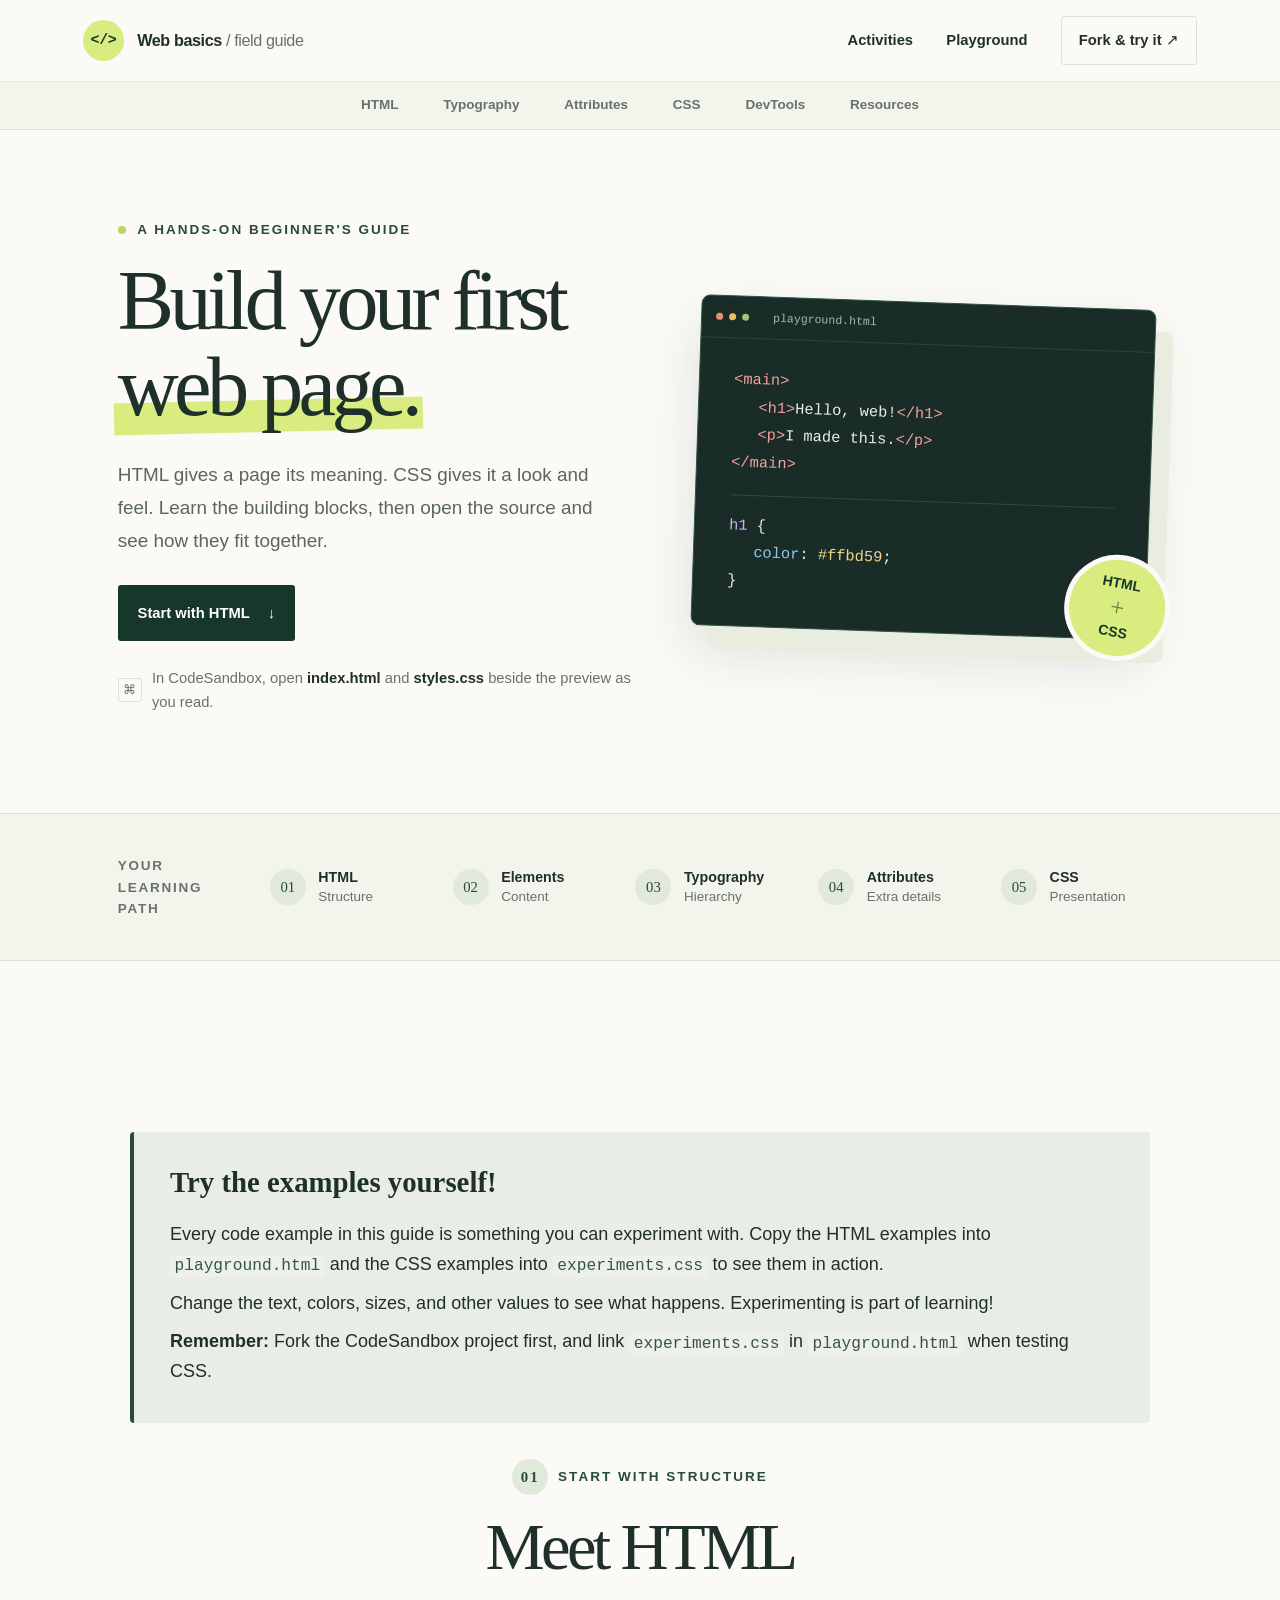
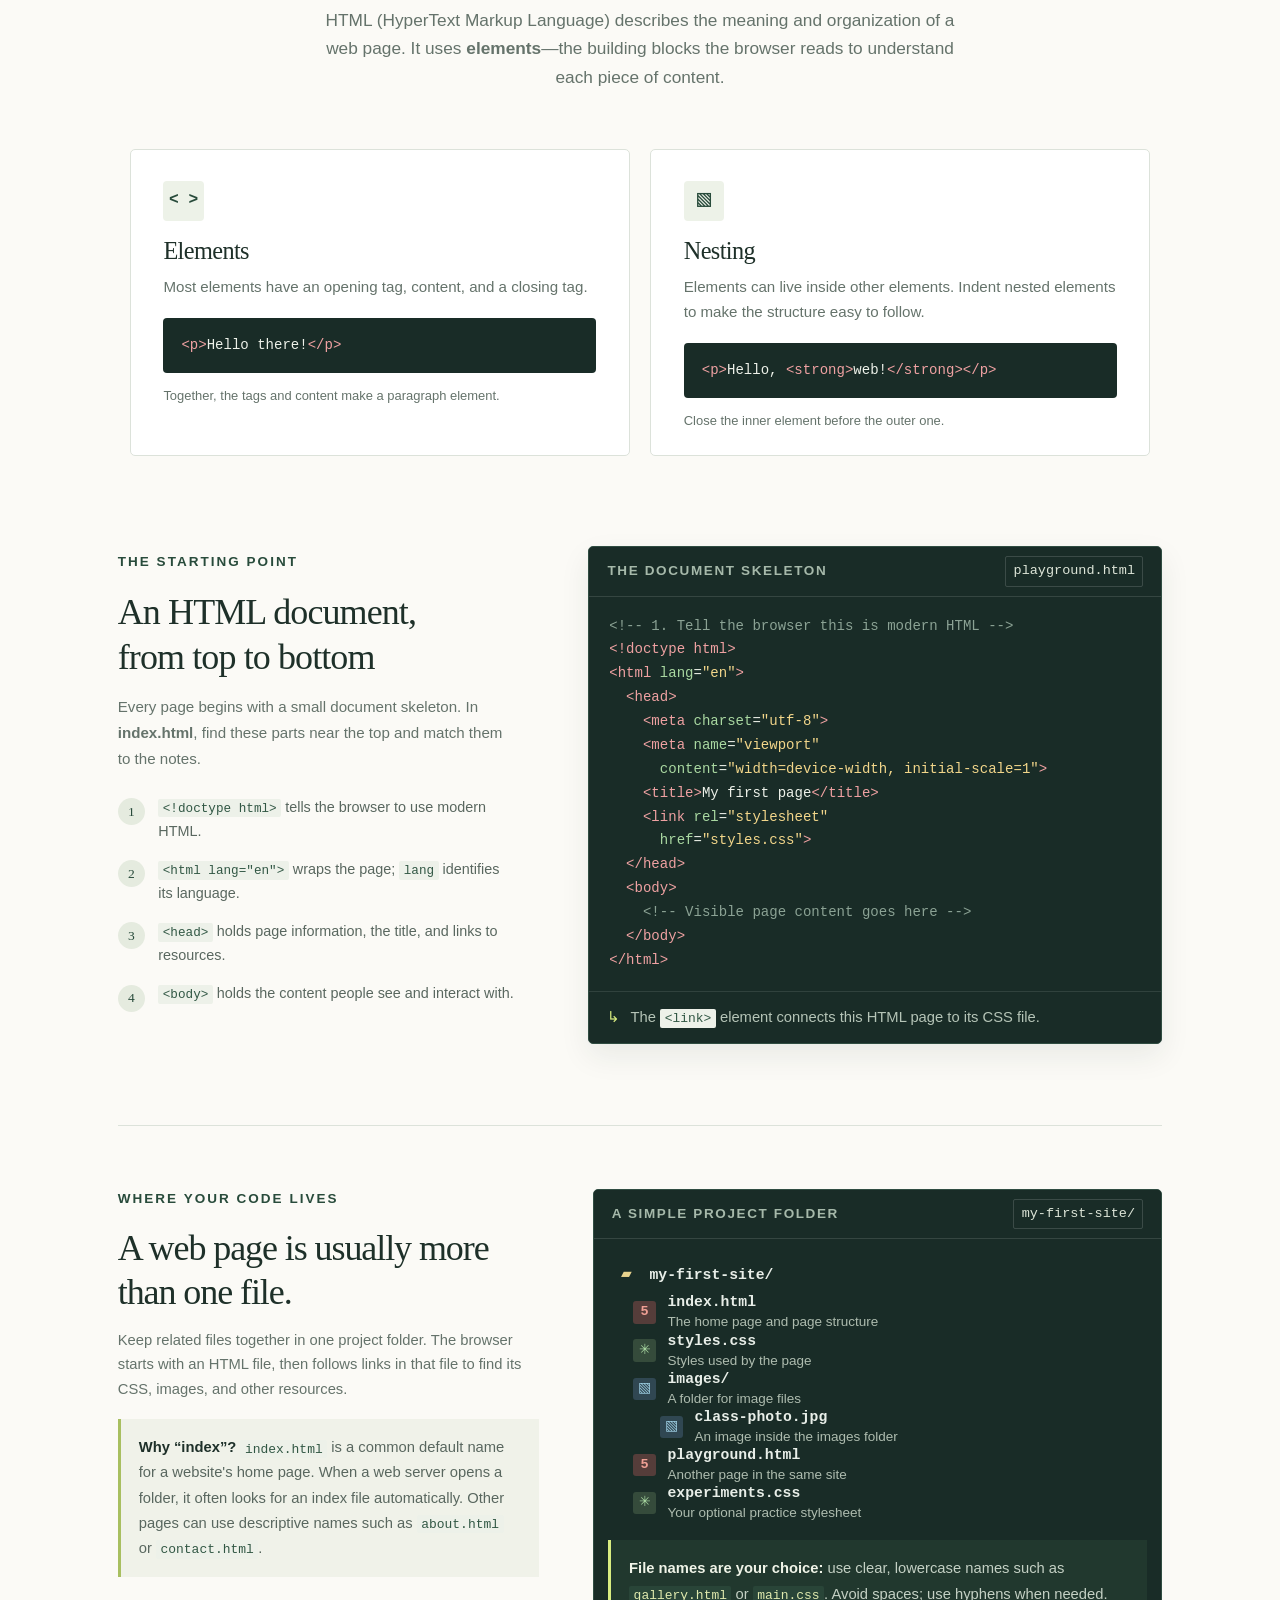
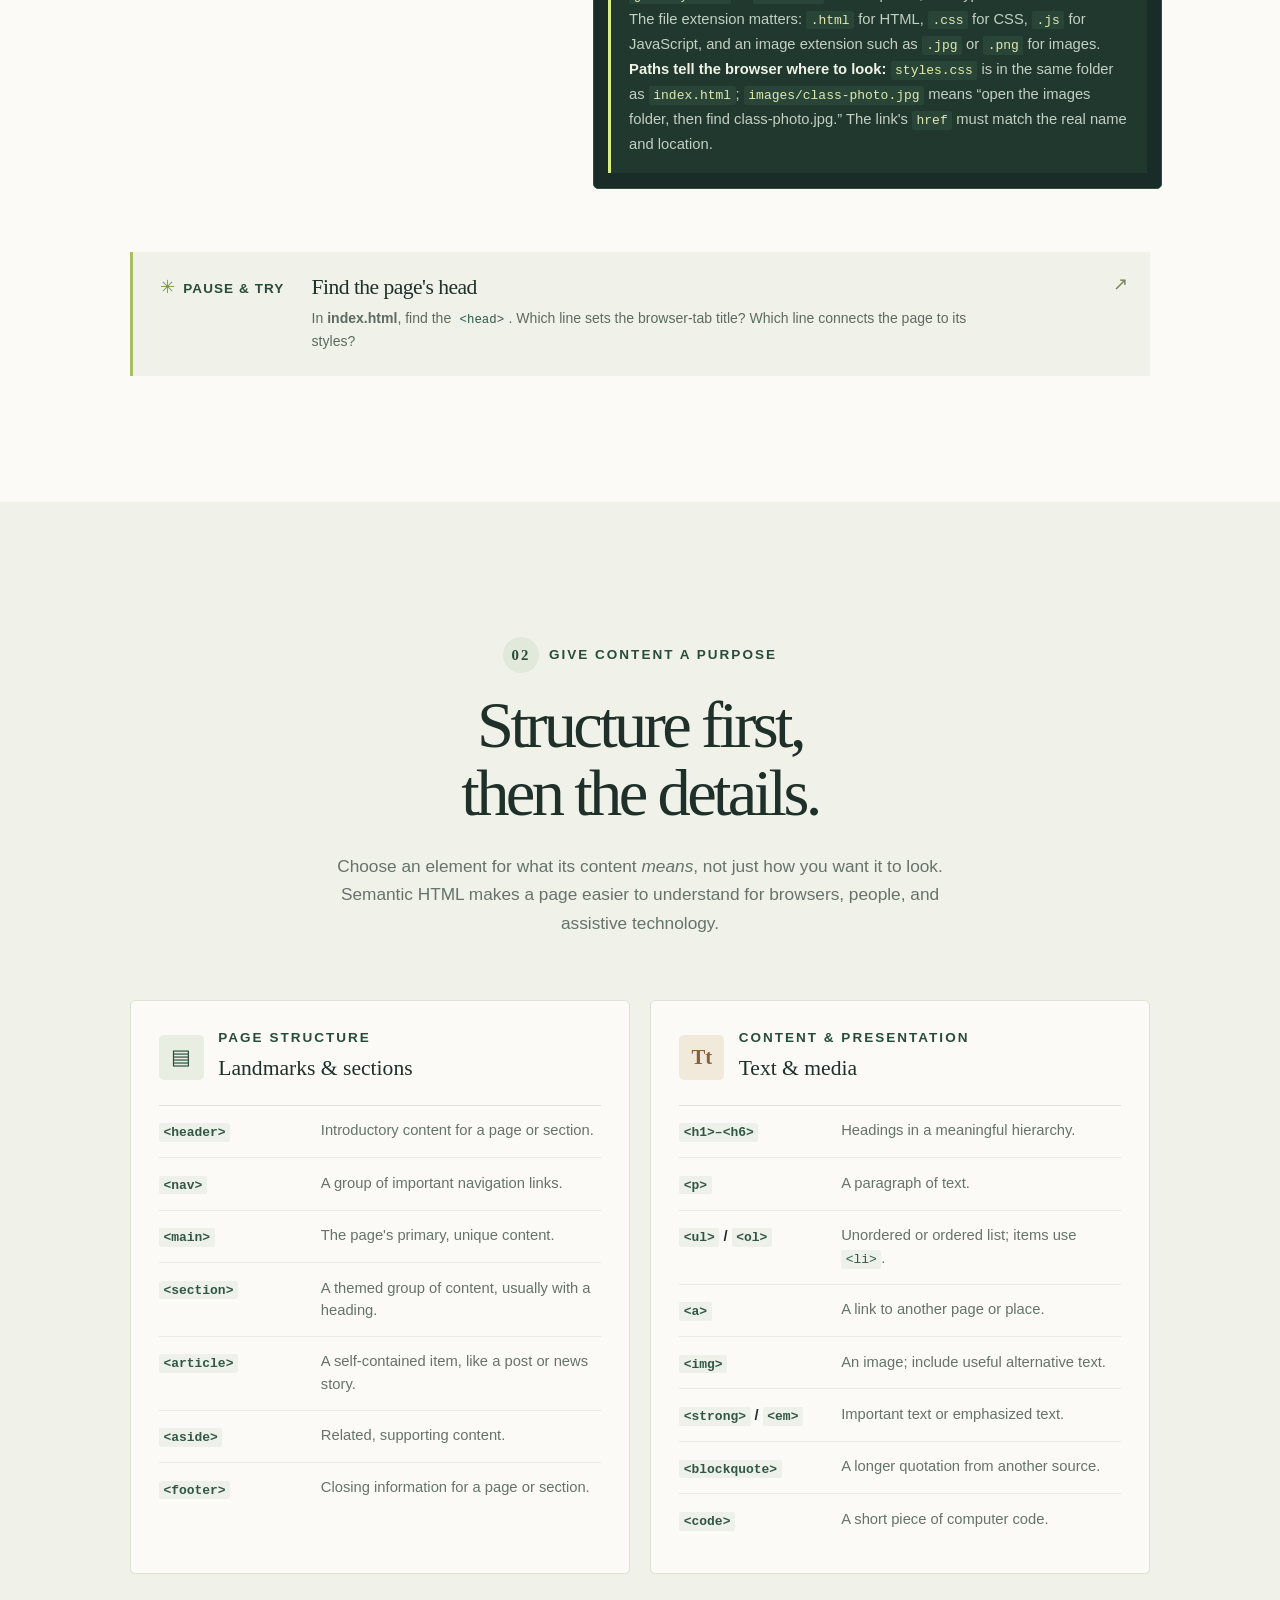
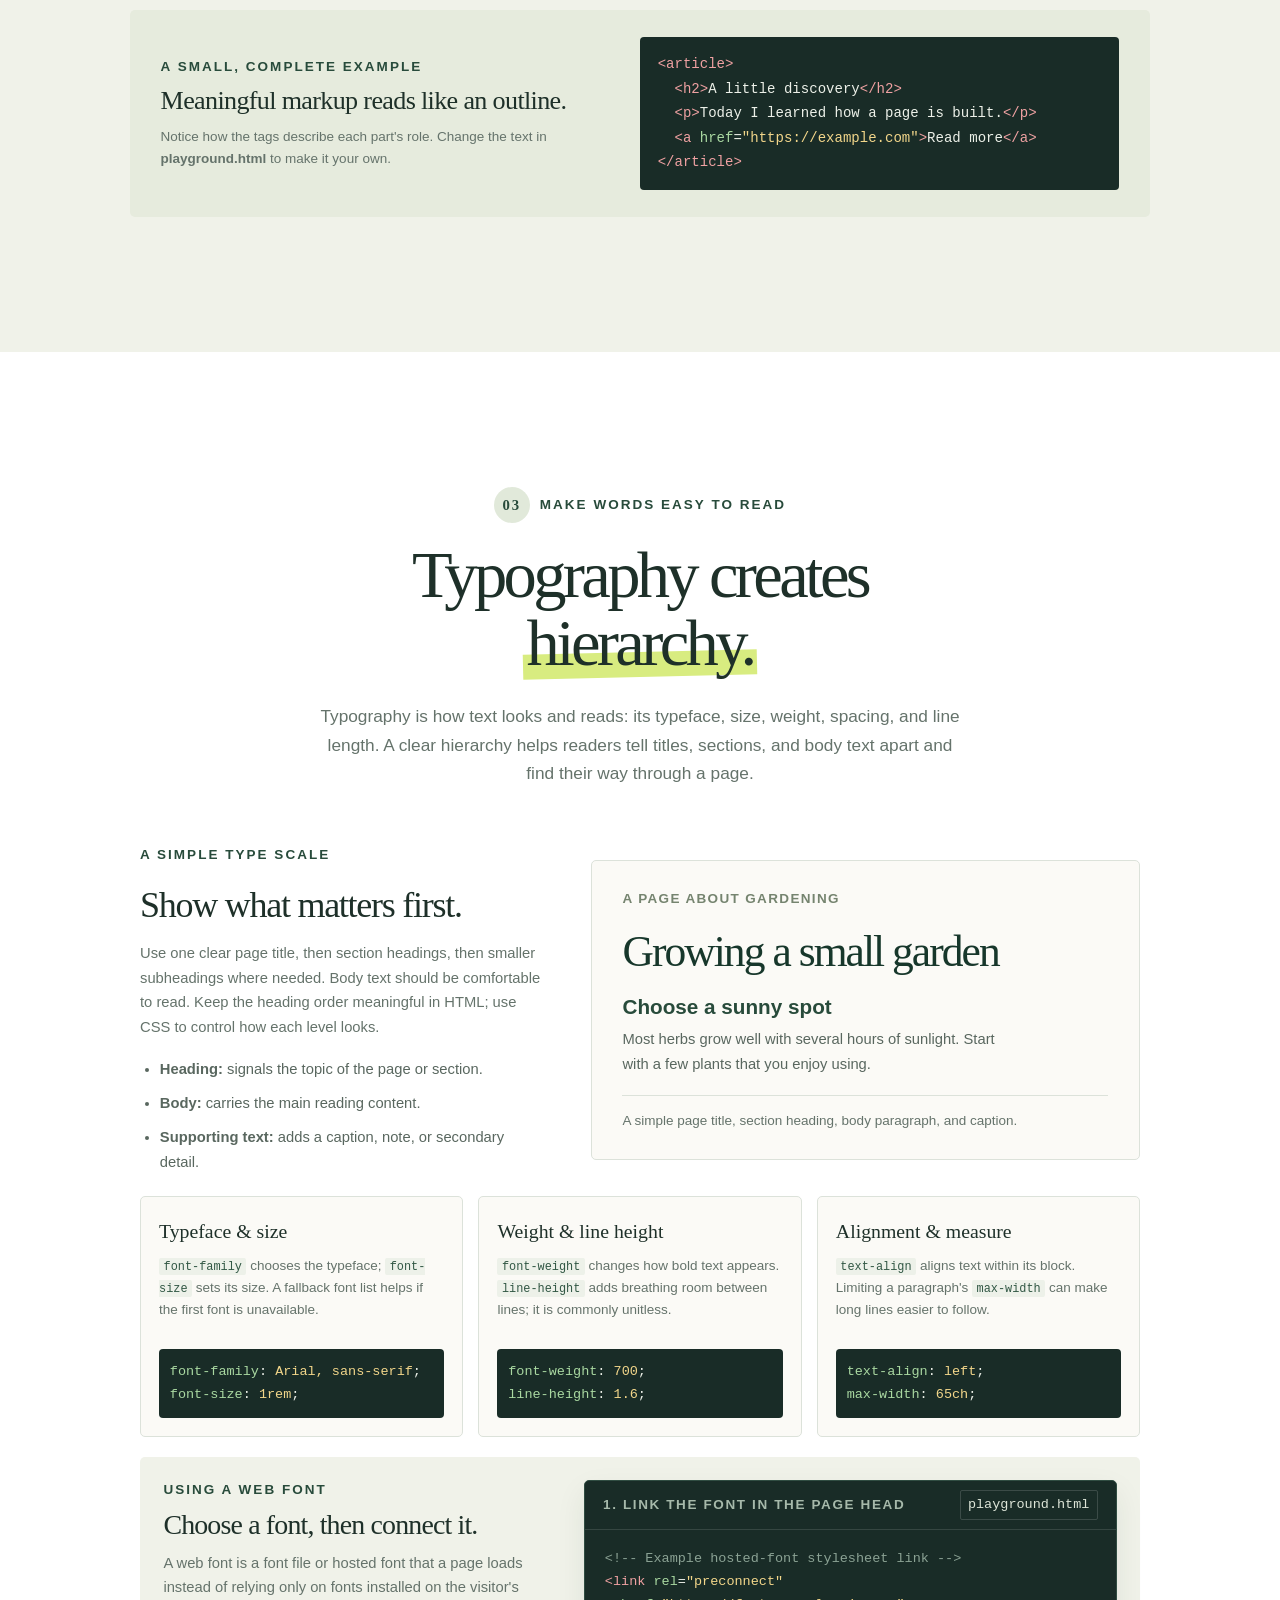
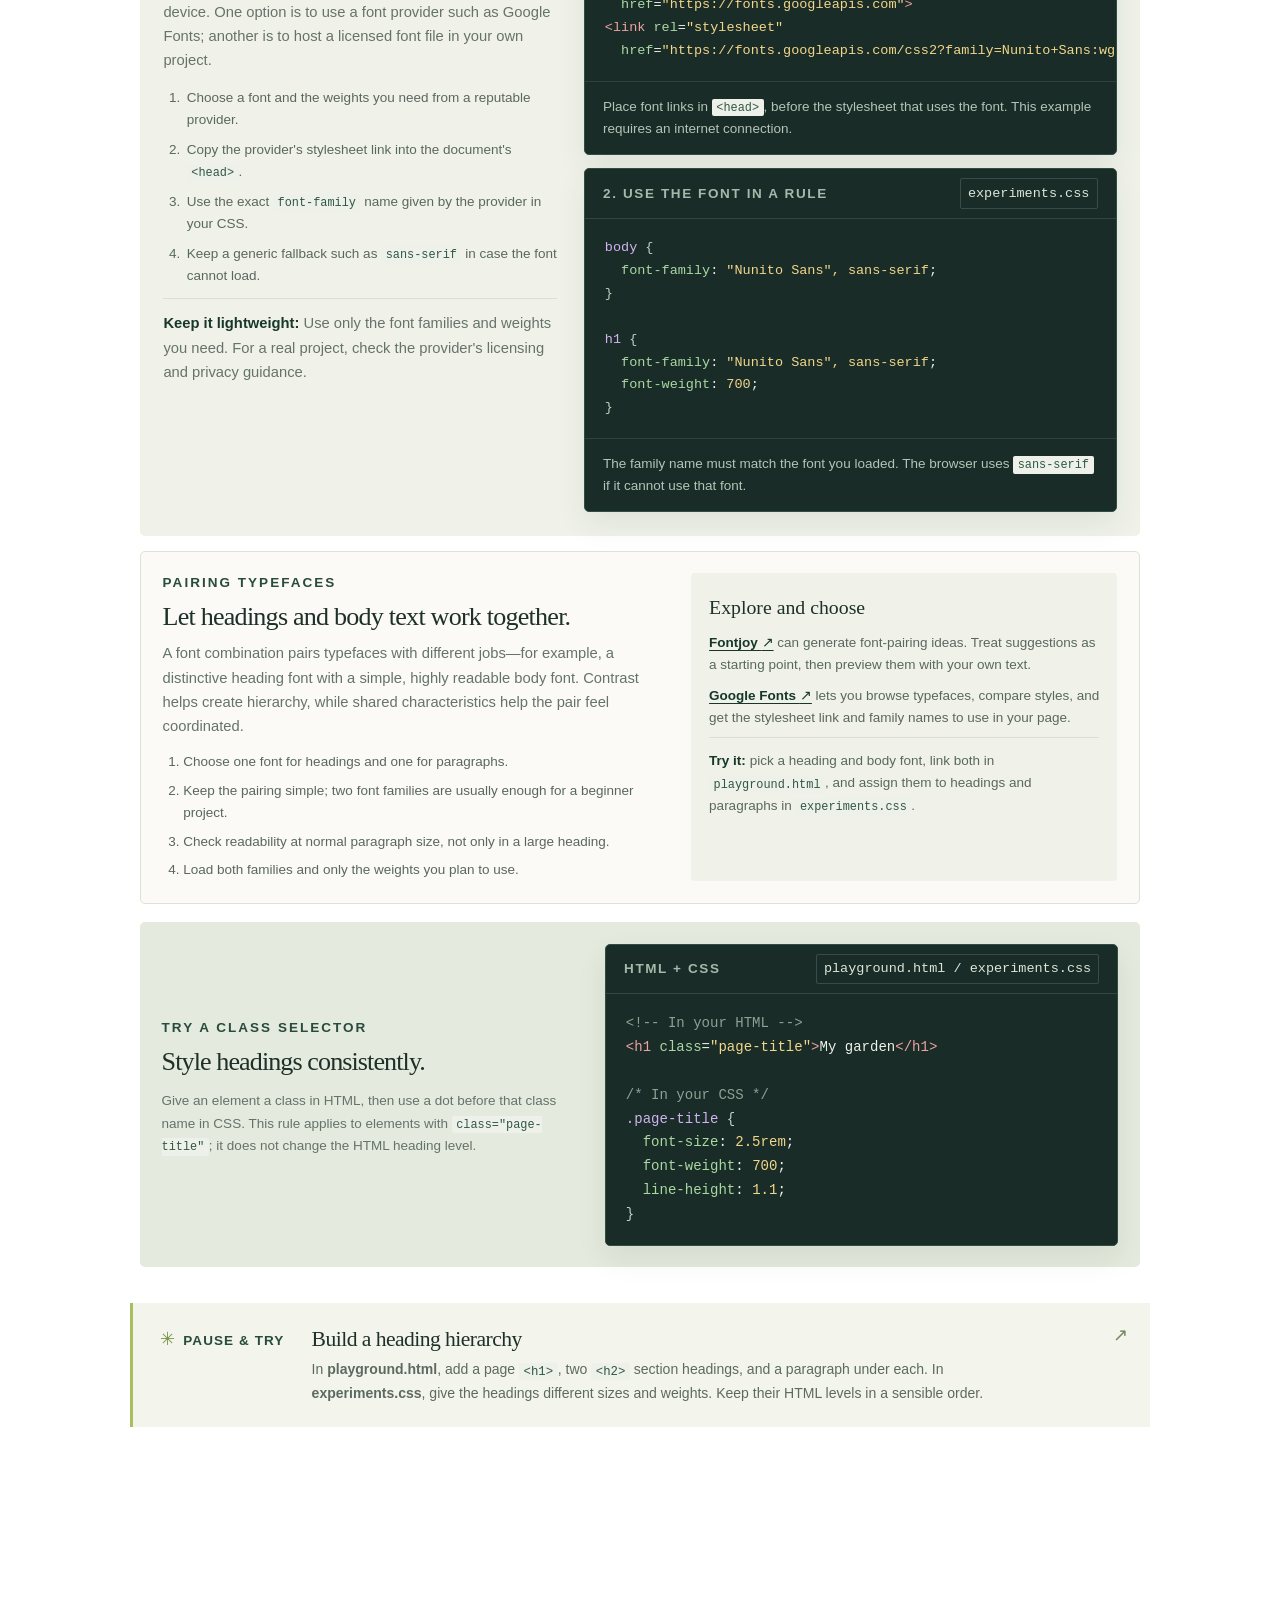
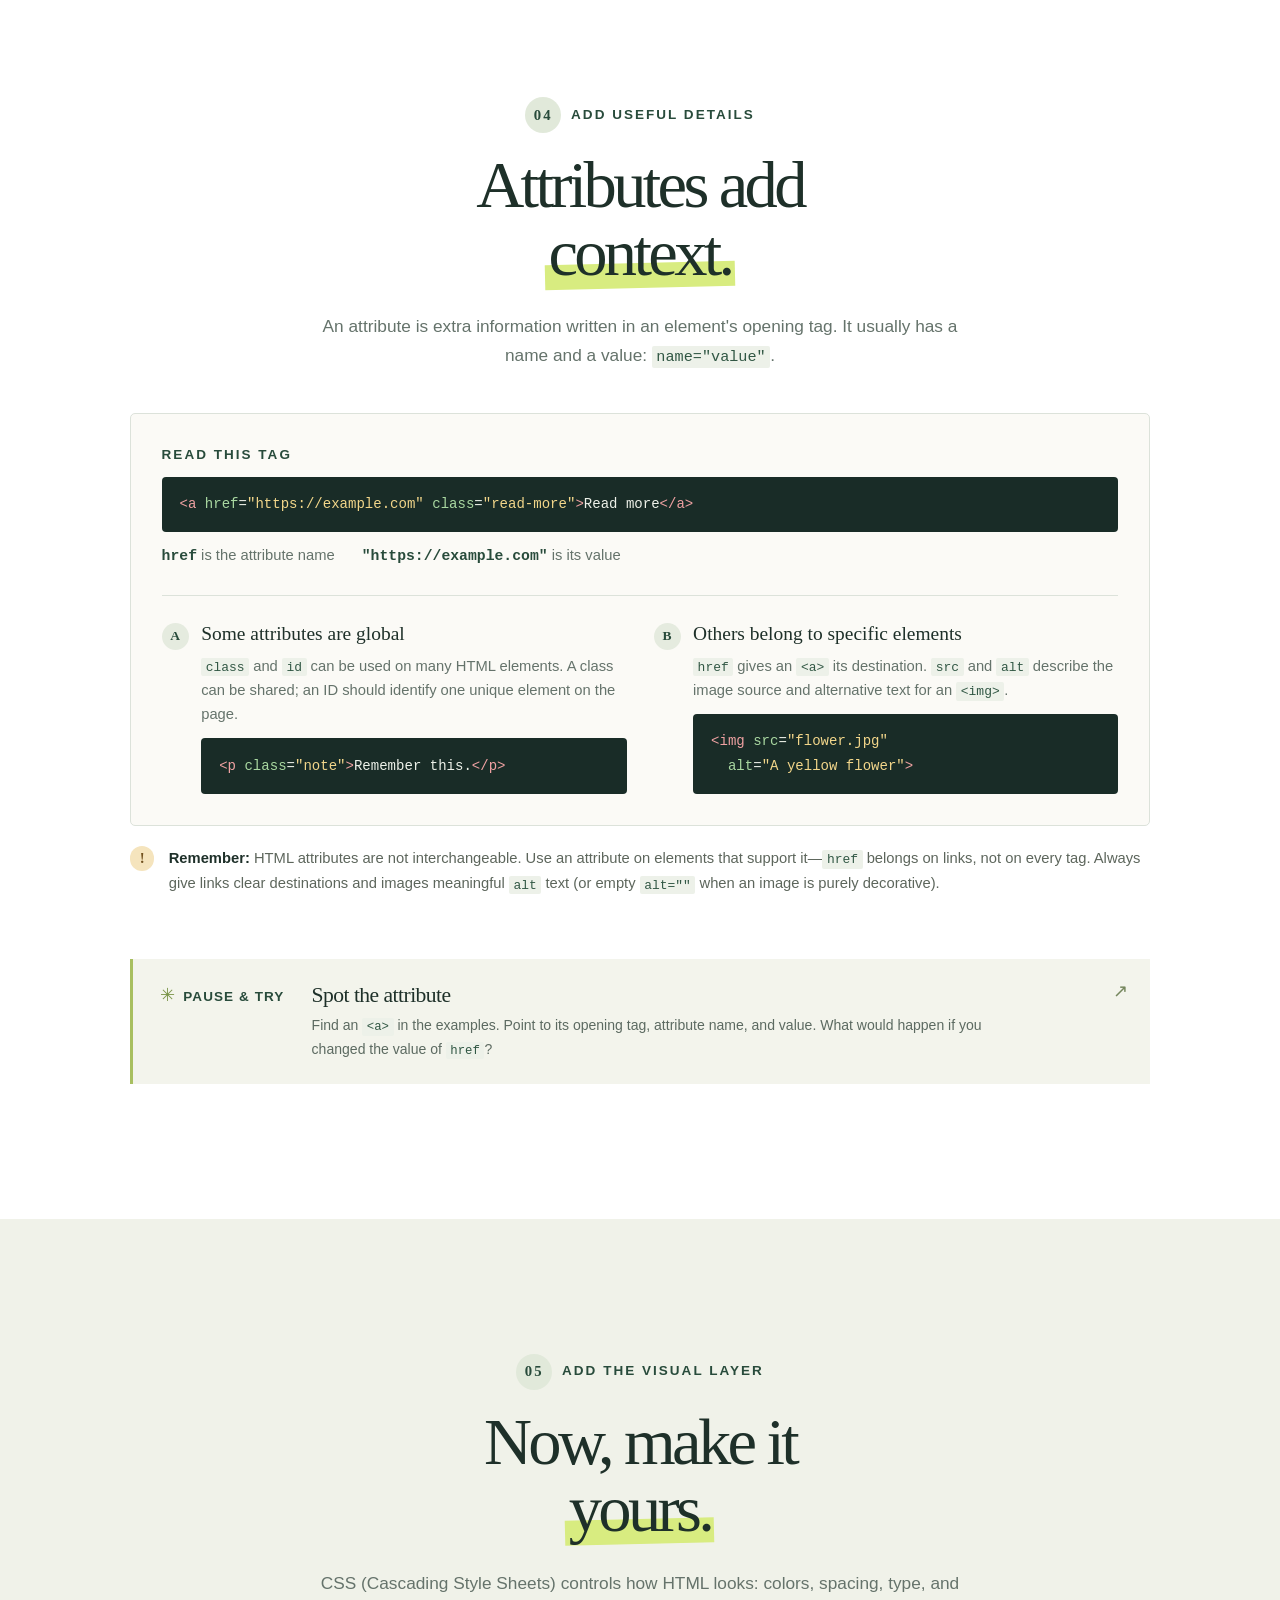
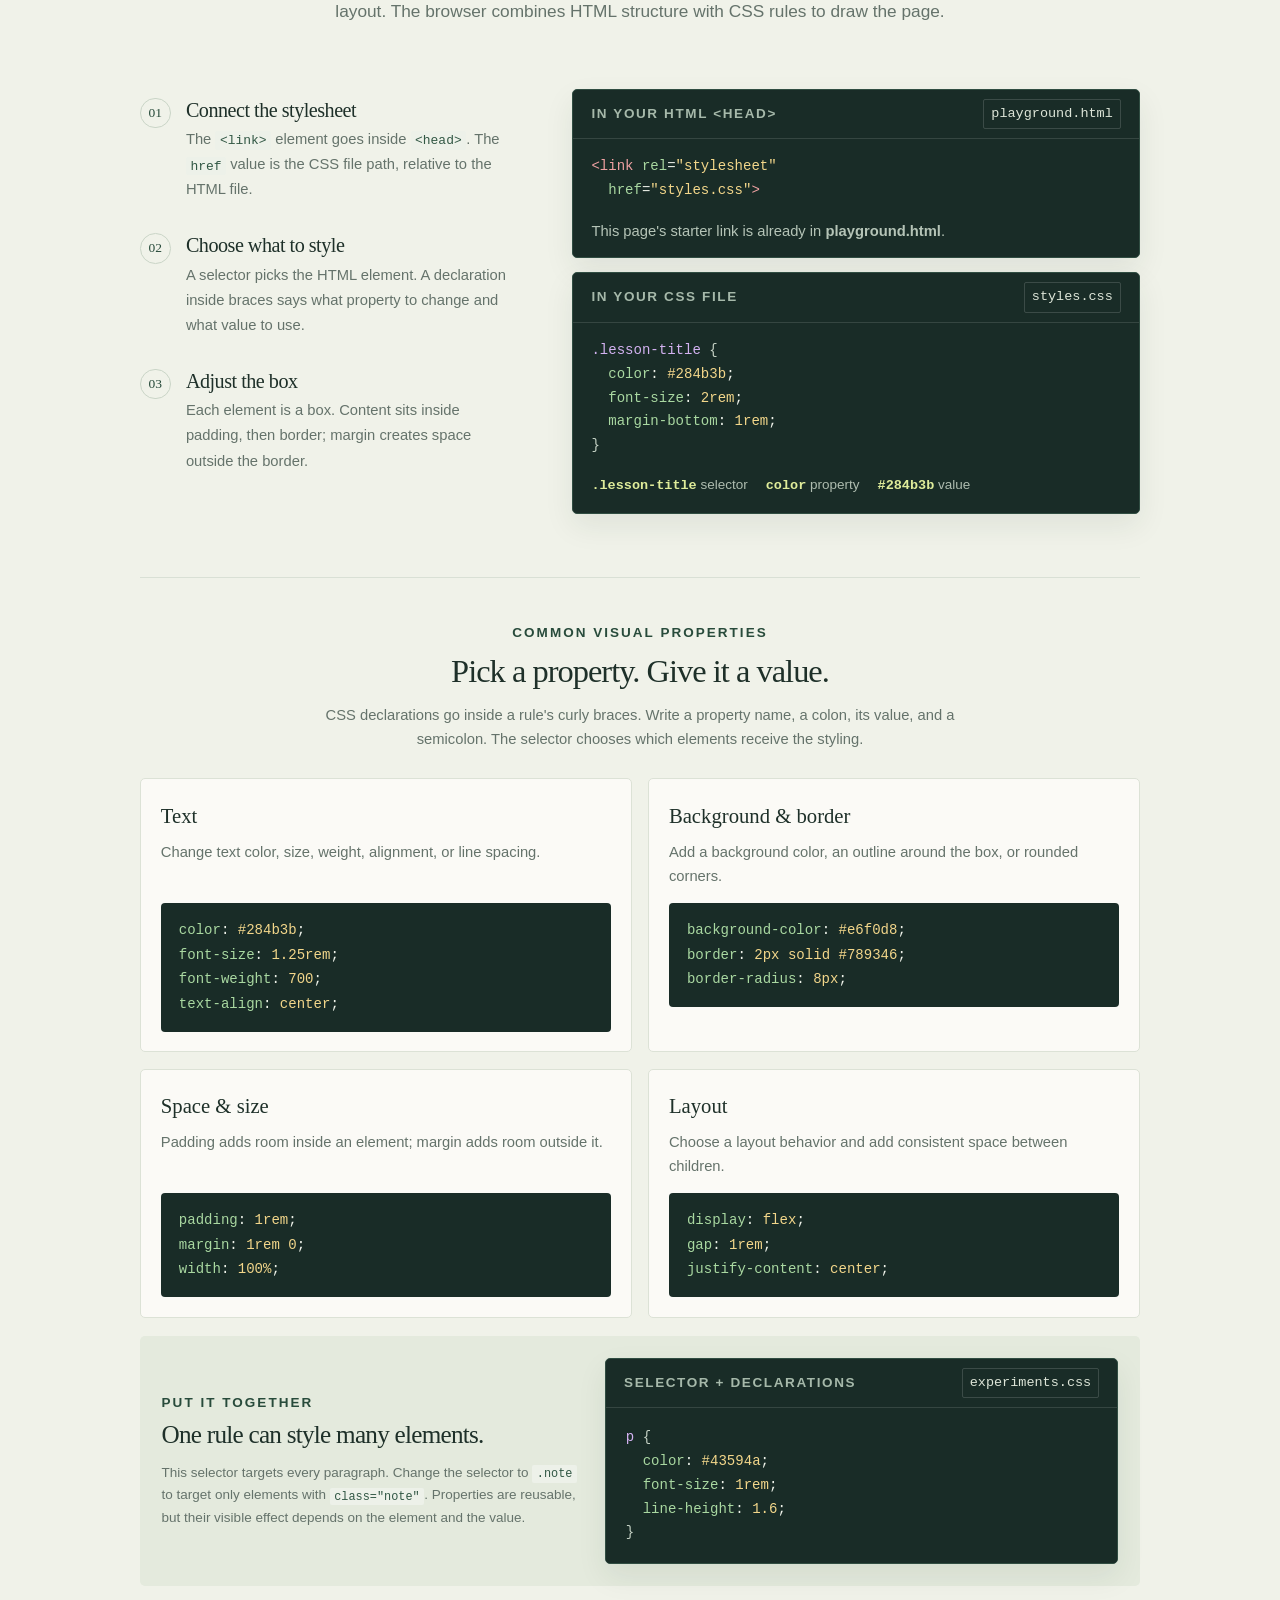
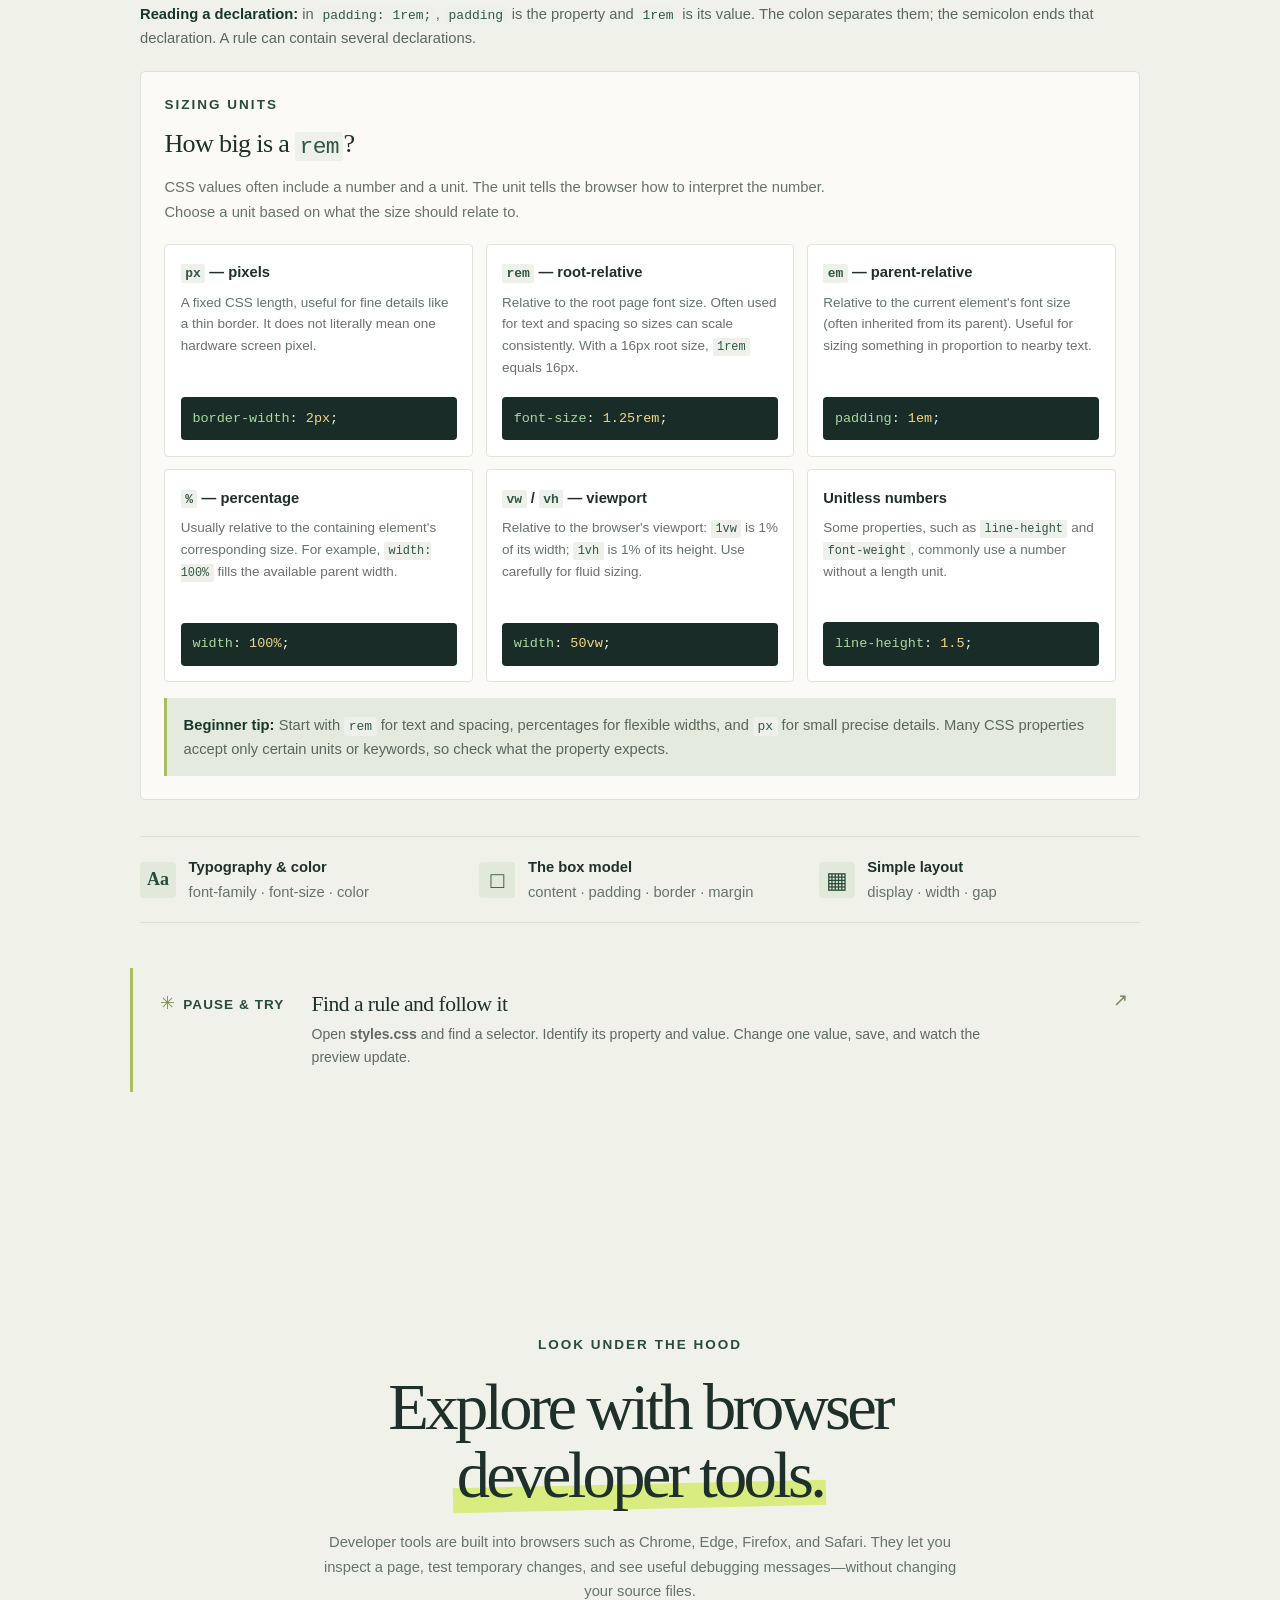
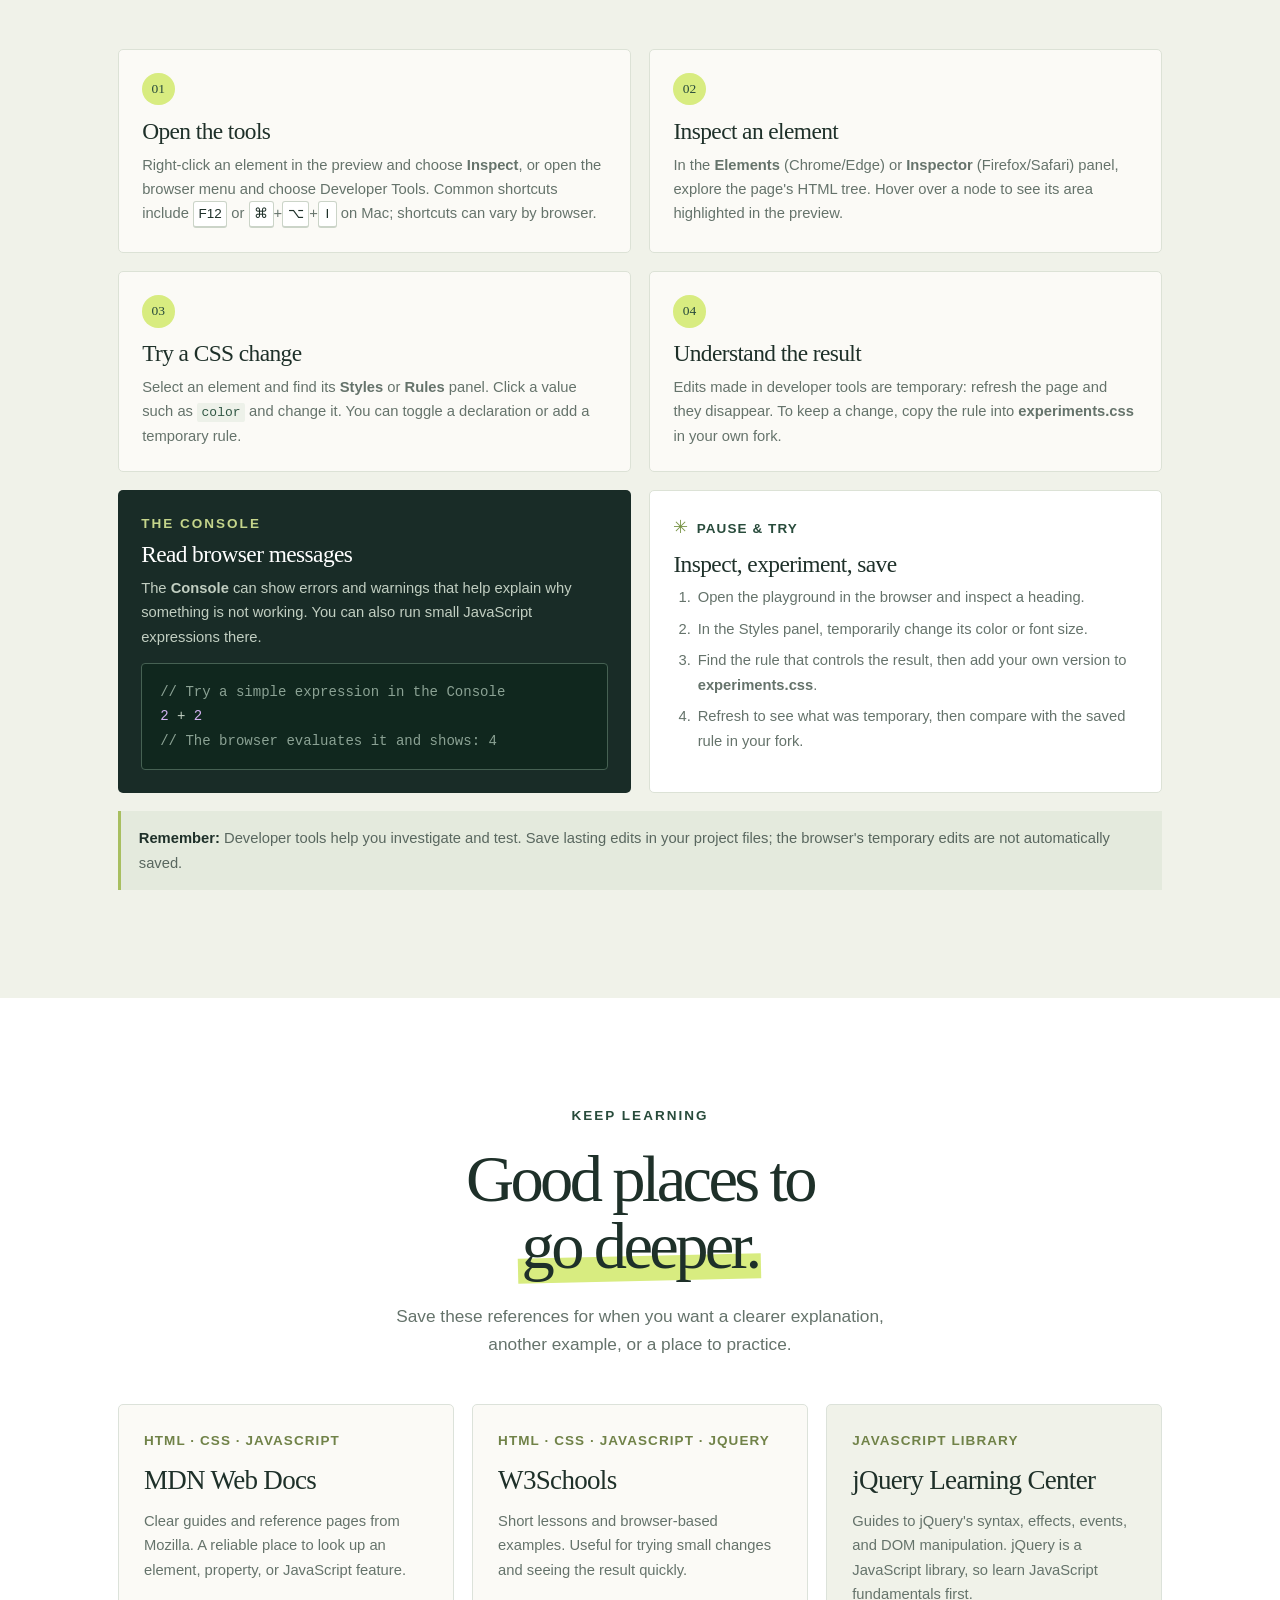
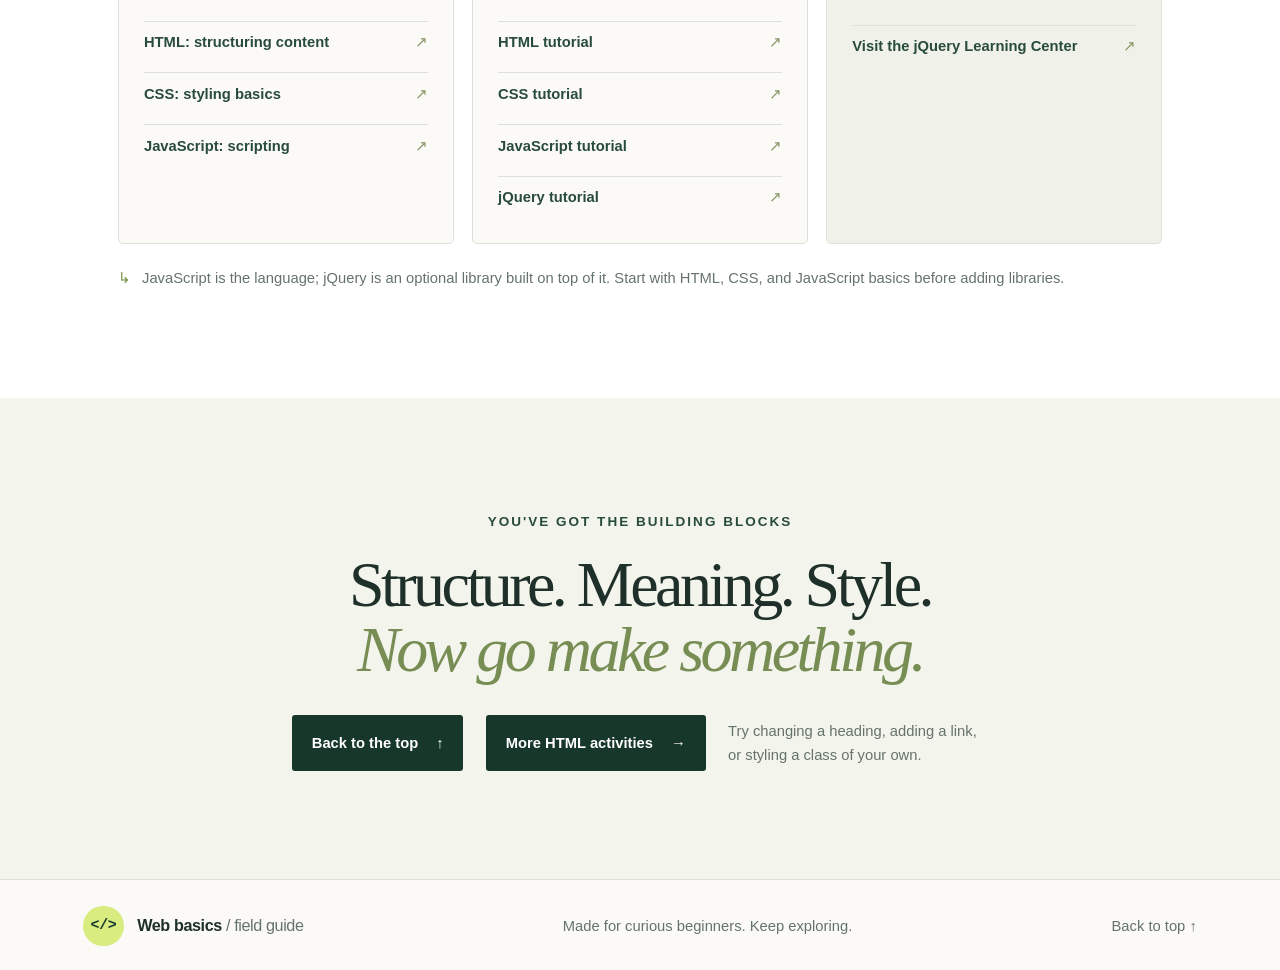
<file: index.html>
<!DOCTYPE html>
<html lang="en">
  <head>
    <meta charset="utf-8" />
    <meta name="viewport" content="width=device-width, initial-scale=1" />
    <meta
      name="description"
      content="A guided introduction to the building blocks of HTML and CSS."
    />
    <title>HTML &amp; CSS — A beginner's field guide</title>
    <link rel="stylesheet" href="styles.css" />
  </head>
  <body>
    <a class="skip-link" href="#main-content">Skip to lesson</a>

    <header class="site-header">
      <a class="brand" href="#top" aria-label="HTML and CSS field guide home">
        <span class="brand-mark" aria-hidden="true">&lt;/&gt;</span>
        <span>Web basics <span class="brand-muted">/ field guide</span></span>
      </a>
      <nav class="top-nav" aria-label="Main navigation">
        <a href="activities.html">Activities</a>
        <a href="playground.html">Playground</a>
        <a class="nav-cta" href="activities.html#fork-guide"
          >Fork &amp; try it <span aria-hidden="true">↗</span></a
        >
      </nav>
    </header>

    <nav class="section-nav" aria-label="Lesson sections">
      <a href="#html">HTML</a>
      <a href="#typography">Typography</a>
      <a href="#attributes">Attributes</a>
      <a href="#css">CSS</a>
      <a href="#devtools">DevTools</a>
      <a href="#resources">Resources</a>
    </nav>

    <main id="main-content">
      <section class="hero" id="top" aria-labelledby="hero-title">
        <div class="hero-copy">
          <p class="eyebrow">
            <span class="eyebrow-dot"></span> A hands-on beginner's guide
          </p>
          <h1 id="hero-title">
            Build your first<br /><span class="highlight">web page.</span>
          </h1>
          <p class="hero-intro">
            HTML gives a page its meaning. CSS gives it a look and feel. Learn
            the building blocks, then open the source and see how they fit
            together.
          </p>
          <a class="button button-dark" href="#html"
            >Start with HTML <span aria-hidden="true">↓</span></a
          >
          <p class="source-note">
            <span class="source-icon" aria-hidden="true">⌘</span
            ><span>
              In CodeSandbox, open <strong>index.html</strong> and
              <strong>styles.css</strong> beside the preview as you read.</span
            >
          </p>
        </div>
        <div
          class="hero-art"
          aria-label="Illustration of a web page built from HTML and CSS"
        >
          <div class="art-window">
            <div class="window-bar">
              <span></span><span></span><span></span
              ><small>playground.html</small>
            </div>
            <div class="art-code" aria-hidden="true">
              <p><span class="code-pink">&lt;main&gt;</span></p>
              <p class="indent">
                <span class="code-pink">&lt;h1&gt;</span
                ><span class="code-white">Hello, web!</span
                ><span class="code-pink">&lt;/h1&gt;</span>
              </p>
              <p class="indent">
                <span class="code-pink">&lt;p&gt;</span
                ><span class="code-white">I made this.</span
                ><span class="code-pink">&lt;/p&gt;</span>
              </p>
              <p><span class="code-pink">&lt;/main&gt;</span></p>
              <div class="art-rule"></div>
              <p>
                <span class="code-purple">h1</span>
                <span class="code-white">{</span>
              </p>
              <p class="indent">
                <span class="code-blue">color</span
                ><span class="code-white">:</span>
                <span class="code-yellow">#ffbd59</span
                ><span class="code-white">;</span>
              </p>
              <p><span class="code-white">}</span></p>
            </div>
            <div class="art-sticker">HTML <span>+</span> CSS</div>
          </div>
        </div>
      </section>

      <section class="lesson-map" aria-label="Lesson roadmap">
        <p class="map-label">YOUR LEARNING PATH</p>
        <ol>
          <li>
            <a href="#html"
              ><span class="map-number">01</span
              ><span>HTML<br /><small>Structure</small></span></a
            >
          </li>
          <li>
            <a href="#elements"
              ><span class="map-number">02</span
              ><span>Elements<br /><small>Content</small></span></a
            >
          </li>
          <li>
            <a href="#typography"
              ><span class="map-number">03</span
              ><span>Typography<br /><small>Hierarchy</small></span></a
            >
          </li>
          <li>
            <a href="#attributes"
              ><span class="map-number">04</span
              ><span>Attributes<br /><small>Extra details</small></span></a
            >
          </li>
          <li>
            <a href="#css"
              ><span class="map-number">05</span
              ><span>CSS<br /><small>Presentation</small></span></a
            >
          </li>
        </ol>
      </section>



      <section
        class="lesson-section html-section"
        id="html"
        aria-labelledby="html-title"
      >
      <aside class="practice-note">
        <h2>Try the examples yourself!</h2>

        <p>
          Every code example in this guide is something you can experiment with.
          Copy the HTML examples into <code>playground.html</code> and the CSS
          examples into <code>experiments.css</code>
          to see them in action.
        </p>

        <p>
          Change the text, colors, sizes, and other values to see what happens.
          Experimenting is part of learning!
        </p>

        <p>
          <strong>Remember:</strong> Fork the CodeSandbox project first, and
          link <code>experiments.css</code> in <code>playground.html</code> when
          testing CSS.
        </p>
      </aside>

        <div class="section-heading">
          <p class="eyebrow">
            <span class="section-number">01</span> Start with structure
          </p>
          <h2 id="html-title">Meet HTML</h2>
          <p>
            HTML (HyperText Markup Language) describes the meaning and
            organization of a web page. It uses <strong>elements</strong>—the
            building blocks the browser reads to understand each piece of
            content.
          </p>
        </div>

        <div class="concept-grid">
          <article class="concept-card">
            <span class="card-icon icon-brackets" aria-hidden="true"
              >&lt; &gt;</span
            >
            <h3>Elements</h3>
            <p>
              Most elements have an opening tag, content, and a closing tag.
            </p>
            <pre><code><span class="tok-tag">&lt;p&gt;</span>Hello there!<span class="tok-tag">&lt;/p&gt;</span></code></pre>
            <p class="card-foot">
              Together, the tags and content make a paragraph element.
            </p>
          </article>
          <article class="concept-card">
            <span class="card-icon icon-nest" aria-hidden="true">▧</span>
            <h3>Nesting</h3>
            <p>
              Elements can live inside other elements. Indent nested elements to
              make the structure easy to follow.
            </p>
            <pre><code><span class="tok-tag">&lt;p&gt;</span>Hello, <span class="tok-tag">&lt;strong&gt;</span>web!<span class="tok-tag">&lt;/strong&gt;</span><span class="tok-tag">&lt;/p&gt;</span></code></pre>
            <p class="card-foot">
              Close the inner element before the outer one.
            </p>
          </article>
        </div>

        <div class="document-anatomy">
          <div class="anatomy-copy">
            <p class="eyebrow">THE STARTING POINT</p>
            <h3>An HTML document, from top to bottom</h3>
            <p>
              Every page begins with a small document skeleton. In
              <strong>index.html</strong>, find these parts near the top and
              match them to the notes.
            </p>
            <ol class="anatomy-list">
              <li>
                <span>1</span>
                <p>
                  <code>&lt;!doctype html&gt;</code> tells the browser to use
                  modern HTML.
                </p>
              </li>
              <li>
                <span>2</span>
                <p>
                  <code>&lt;html lang="en"&gt;</code> wraps the page;
                  <code>lang</code> identifies its language.
                </p>
              </li>
              <li>
                <span>3</span>
                <p>
                  <code>&lt;head&gt;</code> holds page information, the title,
                  and links to resources.
                </p>
              </li>
              <li>
                <span>4</span>
                <p>
                  <code>&lt;body&gt;</code> holds the content people see and
                  interact with.
                </p>
              </li>
            </ol>
          </div>
          <div class="code-panel">
            <div class="code-panel-head">
              <span>THE DOCUMENT SKELETON</span
              ><span class="code-file">playground.html</span>
            </div>
            <pre><code><span class="tok-comment">&lt;!-- 1. Tell the browser this is modern HTML --&gt;</span>
<span class="tok-tag">&lt;!doctype html&gt;</span>
<span class="tok-tag">&lt;html</span> <span class="tok-attr">lang</span>=<span class="tok-value">"en"</span><span class="tok-tag">&gt;</span>
  <span class="tok-tag">&lt;head&gt;</span>
    <span class="tok-tag">&lt;meta</span> <span class="tok-attr">charset</span>=<span class="tok-value">"utf-8"</span><span class="tok-tag">&gt;</span>
    <span class="tok-tag">&lt;meta</span> <span class="tok-attr">name</span>=<span class="tok-value">"viewport"</span>
      <span class="tok-attr">content</span>=<span class="tok-value">"width=device-width, initial-scale=1"</span><span class="tok-tag">&gt;</span>
    <span class="tok-tag">&lt;title&gt;</span>My first page<span class="tok-tag">&lt;/title&gt;</span>
    <span class="tok-tag">&lt;link</span> <span class="tok-attr">rel</span>=<span class="tok-value">"stylesheet"</span>
      <span class="tok-attr">href</span>=<span class="tok-value">"styles.css"</span><span class="tok-tag">&gt;</span>
  <span class="tok-tag">&lt;/head&gt;</span>
  <span class="tok-tag">&lt;body&gt;</span>
    <span class="tok-comment">&lt;!-- Visible page content goes here --&gt;</span>
  <span class="tok-tag">&lt;/body&gt;</span>
<span class="tok-tag">&lt;/html&gt;</span></code></pre>
            <p class="code-panel-note">
              <span aria-hidden="true">↳</span> The
              <code>&lt;link&gt;</code> element connects this HTML page to its
              CSS file.
            </p>
          </div>
        </div>

        <div class="file-organization" aria-labelledby="files-title">
          <div class="file-organization-copy">
            <p class="eyebrow">WHERE YOUR CODE LIVES</p>
            <h3 id="files-title">A web page is usually more than one file.</h3>
            <p>
              Keep related files together in one project folder. The browser
              starts with an HTML file, then follows links in that file to find
              its CSS, images, and other resources.
            </p>
            <div class="index-explainer">
              <strong>Why “index”?</strong> <code>index.html</code> is a common
              default name for a website's home page. When a web server opens a
              folder, it often looks for an index file automatically. Other
              pages can use descriptive names such as <code>about.html</code> or
              <code>contact.html</code>.
            </div>
          </div>
          <div class="file-tree-panel">
            <div class="code-panel-head">
              <span>A SIMPLE PROJECT FOLDER</span
              ><span class="code-file">my-first-site/</span>
            </div>
            <ul class="file-tree" aria-label="Example project files">
              <li>
                <span class="tree-icon folder-icon" aria-hidden="true">▰</span
                ><strong>my-first-site/</strong>
              </li>
              <li class="tree-child">
                <span class="tree-icon html-icon" aria-hidden="true">5</span
                ><span
                  ><strong>index.html</strong
                  ><small>The home page and page structure</small></span
                >
              </li>
              <li class="tree-child">
                <span class="tree-icon css-icon" aria-hidden="true">✳</span
                ><span
                  ><strong>styles.css</strong
                  ><small>Styles used by the page</small></span
                >
              </li>
              <li class="tree-child">
                <span class="tree-icon image-icon" aria-hidden="true">▧</span
                ><span
                  ><strong>images/</strong
                  ><small>A folder for image files</small></span
                >
              </li>
              <li class="tree-child tree-grandchild">
                <span class="tree-icon image-icon" aria-hidden="true">▧</span
                ><span
                  ><strong>class-photo.jpg</strong
                  ><small>An image inside the images folder</small></span
                >
              </li>
              <li class="tree-child">
                <span class="tree-icon html-icon" aria-hidden="true">5</span
                ><span
                  ><strong>playground.html</strong
                  ><small>Another page in the same site</small></span
                >
              </li>
              <li class="tree-child">
                <span class="tree-icon css-icon" aria-hidden="true">✳</span
                ><span
                  ><strong>experiments.css</strong
                  ><small>Your optional practice stylesheet</small></span
                >
              </li>
            </ul>
            <div class="file-path-note">
              <strong>File names are your choice:</strong> use clear, lowercase
              names such as <code>gallery.html</code> or <code>main.css</code>.
              Avoid spaces; use hyphens when needed. The file extension matters:
              <code>.html</code> for HTML, <code>.css</code> for CSS,
              <code>.js</code> for JavaScript, and an image extension such as
              <code>.jpg</code> or <code>.png</code> for images.<br /><strong
                >Paths tell the browser where to look:</strong
              >
              <code>styles.css</code> is in the same folder as
              <code>index.html</code>; <code>images/class-photo.jpg</code> means
              “open the images folder, then find class-photo.jpg.” The link's
              <code>href</code> must match the real name and location.
            </div>
          </div>
        </div>

        <aside class="try-card">
          <div class="try-label">
            <span aria-hidden="true">✳</span> PAUSE &amp; TRY
          </div>
          <div>
            <h3>Find the page's head</h3>
            <p>
              In <strong>index.html</strong>, find the
              <code>&lt;head&gt;</code>. Which line sets the browser-tab title?
              Which line connects the page to its styles?
            </p>
          </div>
          <span class="try-arrow" aria-hidden="true">↗</span>
        </aside>
      </section>

      <section
        class="lesson-section structure-section"
        id="elements"
        aria-labelledby="structure-title"
      >
        <div class="section-heading">
          <p class="eyebrow">
            <span class="section-number">02</span> Give content a purpose
          </p>
          <h2 id="structure-title">Structure first,<br />then the details.</h2>
          <p>
            Choose an element for what its content <em>means</em>, not just how
            you want it to look. Semantic HTML makes a page easier to understand
            for browsers, people, and assistive technology.
          </p>
        </div>
        <div class="tag-groups">
          <article class="tag-group structure-group">
            <div class="tag-group-head">
              <span class="group-symbol" aria-hidden="true">▤</span>
              <div>
                <p class="eyebrow">PAGE STRUCTURE</p>
                <h3>Landmarks &amp; sections</h3>
              </div>
            </div>
            <dl class="tag-list">
              <div>
                <dt><code>&lt;header&gt;</code></dt>
                <dd>Introductory content for a page or section.</dd>
              </div>
              <div>
                <dt><code>&lt;nav&gt;</code></dt>
                <dd>A group of important navigation links.</dd>
              </div>
              <div>
                <dt><code>&lt;main&gt;</code></dt>
                <dd>The page's primary, unique content.</dd>
              </div>
              <div>
                <dt><code>&lt;section&gt;</code></dt>
                <dd>A themed group of content, usually with a heading.</dd>
              </div>
              <div>
                <dt><code>&lt;article&gt;</code></dt>
                <dd>A self-contained item, like a post or news story.</dd>
              </div>
              <div>
                <dt><code>&lt;aside&gt;</code></dt>
                <dd>Related, supporting content.</dd>
              </div>
              <div>
                <dt><code>&lt;footer&gt;</code></dt>
                <dd>Closing information for a page or section.</dd>
              </div>
            </dl>
          </article>
          <article class="tag-group content-group">
            <div class="tag-group-head">
              <span class="group-symbol" aria-hidden="true">Tt</span>
              <div>
                <p class="eyebrow">CONTENT &amp; PRESENTATION</p>
                <h3>Text &amp; media</h3>
              </div>
            </div>
            <dl class="tag-list">
              <div>
                <dt><code>&lt;h1&gt;–&lt;h6&gt;</code></dt>
                <dd>Headings in a meaningful hierarchy.</dd>
              </div>
              <div>
                <dt><code>&lt;p&gt;</code></dt>
                <dd>A paragraph of text.</dd>
              </div>
              <div>
                <dt><code>&lt;ul&gt;</code> / <code>&lt;ol&gt;</code></dt>
                <dd>
                  Unordered or ordered list; items use <code>&lt;li&gt;</code>.
                </dd>
              </div>
              <div>
                <dt><code>&lt;a&gt;</code></dt>
                <dd>A link to another page or place.</dd>
              </div>
              <div>
                <dt><code>&lt;img&gt;</code></dt>
                <dd>An image; include useful alternative text.</dd>
              </div>
              <div>
                <dt><code>&lt;strong&gt;</code> / <code>&lt;em&gt;</code></dt>
                <dd>Important text or emphasized text.</dd>
              </div>
              <div>
                <dt><code>&lt;blockquote&gt;</code></dt>
                <dd>A longer quotation from another source.</dd>
              </div>
              <div>
                <dt><code>&lt;code&gt;</code></dt>
                <dd>A short piece of computer code.</dd>
              </div>
            </dl>
          </article>
        </div>
        <div class="example-strip">
          <div>
            <p class="eyebrow">A SMALL, COMPLETE EXAMPLE</p>
            <h3>Meaningful markup reads like an outline.</h3>
            <p>
              Notice how the tags describe each part's role. Change the text in
              <strong>playground.html</strong> to make it your own.
            </p>
          </div>
          <pre><code><span class="tok-tag">&lt;article&gt;</span>
  <span class="tok-tag">&lt;h2&gt;</span>A little discovery<span class="tok-tag">&lt;/h2&gt;</span>
  <span class="tok-tag">&lt;p&gt;</span>Today I learned how a page is built.<span class="tok-tag">&lt;/p&gt;</span>
  <span class="tok-tag">&lt;a</span> <span class="tok-attr">href</span>=<span class="tok-value">"https://example.com"</span><span class="tok-tag">&gt;</span>Read more<span class="tok-tag">&lt;/a&gt;</span>
<span class="tok-tag">&lt;/article&gt;</span></code></pre>
        </div>
      </section>

      <section
        class="lesson-section typography-section"
        id="typography"
        aria-labelledby="typography-title"
      >
        <div class="section-heading">
          <p class="eyebrow">
            <span class="section-number">03</span> Make words easy to read
          </p>
          <h2 id="typography-title">
            Typography creates<br /><span class="highlight">hierarchy.</span>
          </h2>
          <p>
            Typography is how text looks and reads: its typeface, size, weight,
            spacing, and line length. A clear hierarchy helps readers tell
            titles, sections, and body text apart and find their way through a
            page.
          </p>
        </div>
        <div class="type-hierarchy">
          <div class="type-hierarchy-copy">
            <p class="eyebrow">A SIMPLE TYPE SCALE</p>
            <h3>Show what matters first.</h3>
            <p>
              Use one clear page title, then section headings, then smaller
              subheadings where needed. Body text should be comfortable to read.
              Keep the heading order meaningful in HTML; use CSS to control how
              each level looks.
            </p>
            <ul>
              <li>
                <strong>Heading:</strong> signals the topic of the page or
                section.
              </li>
              <li><strong>Body:</strong> carries the main reading content.</li>
              <li>
                <strong>Supporting text:</strong> adds a caption, note, or
                secondary detail.
              </li>
            </ul>
          </div>
          <div
            class="type-sample"
            aria-label="Example of heading and paragraph hierarchy"
          >
            <p class="type-sample-label">A PAGE ABOUT GARDENING</p>
            <h3>Growing a small garden</h3>
            <h4>Choose a sunny spot</h4>
            <p>
              Most herbs grow well with several hours of sunlight. Start with a
              few plants that you enjoy using.
            </p>
            <p class="type-caption">
              A simple page title, section heading, body paragraph, and caption.
            </p>
          </div>
        </div>
        <div class="type-properties">
          <article>
            <h3>Typeface &amp; size</h3>
            <p>
              <code>font-family</code> chooses the typeface;
              <code>font-size</code> sets its size. A fallback font list helps
              if the first font is unavailable.
            </p>
            <pre><code><span class="tok-property">font-family</span>: <span class="tok-value">Arial, sans-serif</span>;
<span class="tok-property">font-size</span>: <span class="tok-value">1rem</span>;</code></pre>
          </article>
          <article>
            <h3>Weight &amp; line height</h3>
            <p>
              <code>font-weight</code> changes how bold text appears.
              <code>line-height</code> adds breathing room between lines; it is
              commonly unitless.
            </p>
            <pre><code><span class="tok-property">font-weight</span>: <span class="tok-value">700</span>;
<span class="tok-property">line-height</span>: <span class="tok-value">1.6</span>;</code></pre>
          </article>
          <article>
            <h3>Alignment &amp; measure</h3>
            <p>
              <code>text-align</code> aligns text within its block. Limiting a
              paragraph's <code>max-width</code> can make long lines easier to
              follow.
            </p>
            <pre><code><span class="tok-property">text-align</span>: <span class="tok-value">left</span>;
<span class="tok-property">max-width</span>: <span class="tok-value">65ch</span>;</code></pre>
          </article>
        </div>
        <div class="font-linking">
          <div class="font-linking-copy">
            <p class="eyebrow">USING A WEB FONT</p>
            <h3>Choose a font, then connect it.</h3>
            <p>
              A web font is a font file or hosted font that a page loads instead
              of relying only on fonts installed on the visitor's device. One
              option is to use a font provider such as Google Fonts; another is
              to host a licensed font file in your own project.
            </p>
            <ol>
              <li>
                Choose a font and the weights you need from a reputable
                provider.
              </li>
              <li>
                Copy the provider's stylesheet link into the document's
                <code>&lt;head&gt;</code>.
              </li>
              <li>
                Use the exact <code>font-family</code> name given by the
                provider in your CSS.
              </li>
              <li>
                Keep a generic fallback such as <code>sans-serif</code> in case
                the font cannot load.
              </li>
            </ol>
            <p class="font-licensing-note">
              <strong>Keep it lightweight:</strong> Use only the font families
              and weights you need. For a real project, check the provider's
              licensing and privacy guidance.
            </p>
          </div>
          <div class="font-linking-examples">
            <div class="code-panel">
              <div class="code-panel-head">
                <span>1. LINK THE FONT IN THE PAGE HEAD</span
                ><span class="code-file">playground.html</span>
              </div>
              <pre><code><span class="tok-comment">&lt;!-- Example hosted-font stylesheet link --&gt;</span>
<span class="tok-tag">&lt;link</span> <span class="tok-attr">rel</span>=<span class="tok-value">"preconnect"</span>
  <span class="tok-attr">href</span>=<span class="tok-value">"https://fonts.googleapis.com"</span><span class="tok-tag">&gt;</span>
<span class="tok-tag">&lt;link</span> <span class="tok-attr">rel</span>=<span class="tok-value">"stylesheet"</span>
  <span class="tok-attr">href</span>=<span class="tok-value">"https://fonts.googleapis.com/css2?family=Nunito+Sans:wght@400;700&amp;display=swap"</span><span class="tok-tag">&gt;</span></code></pre>
              <p class="code-panel-note">
                Place font links in <code>&lt;head&gt;</code>, before the
                stylesheet that uses the font. This example requires an internet
                connection.
              </p>
            </div>
            <div class="code-panel">
              <div class="code-panel-head">
                <span>2. USE THE FONT IN A RULE</span
                ><span class="code-file">experiments.css</span>
              </div>
              <pre><code><span class="tok-selector">body</span> <span class="tok-brace">{</span>
  <span class="tok-property">font-family</span>: <span class="tok-value">"Nunito Sans", sans-serif</span>;
<span class="tok-brace">}</span>

<span class="tok-selector">h1</span> <span class="tok-brace">{</span>
  <span class="tok-property">font-family</span>: <span class="tok-value">"Nunito Sans", sans-serif</span>;
  <span class="tok-property">font-weight</span>: <span class="tok-value">700</span>;
<span class="tok-brace">}</span></code></pre>
              <p class="code-panel-note">
                The family name must match the font you loaded. The browser uses
                <code>sans-serif</code> if it cannot use that font.
              </p>
            </div>
          </div>
        </div>
        <aside class="font-pairing" aria-labelledby="font-pairing-title">
          <div class="font-pairing-copy">
            <p class="eyebrow">PAIRING TYPEFACES</p>
            <h3 id="font-pairing-title">
              Let headings and body text work together.
            </h3>
            <p>
              A font combination pairs typefaces with different jobs—for
              example, a distinctive heading font with a simple, highly readable
              body font. Contrast helps create hierarchy, while shared
              characteristics help the pair feel coordinated.
            </p>
            <ol>
              <li>Choose one font for headings and one for paragraphs.</li>
              <li>
                Keep the pairing simple; two font families are usually enough
                for a beginner project.
              </li>
              <li>
                Check readability at normal paragraph size, not only in a large
                heading.
              </li>
              <li>Load both families and only the weights you plan to use.</li>
            </ol>
          </div>
          <div class="font-pairing-tools">
            <h4>Explore and choose</h4>
            <p>
              <a
                href="https://fontjoy.com/"
                target="_blank"
                rel="noopener noreferrer"
                >Fontjoy <span aria-hidden="true">↗</span></a
              >
              can generate font-pairing ideas. Treat suggestions as a starting
              point, then preview them with your own text.
            </p>
            <p>
              <a
                href="https://fonts.google.com/"
                target="_blank"
                rel="noopener noreferrer"
                >Google Fonts <span aria-hidden="true">↗</span></a
              >
              lets you browse typefaces, compare styles, and get the stylesheet
              link and family names to use in your page.
            </p>
            <p class="font-pairing-note">
              <strong>Try it:</strong> pick a heading and body font, link both
              in <code>playground.html</code>, and assign them to headings and
              paragraphs in <code>experiments.css</code>.
            </p>
          </div>
        </aside>
        <div class="type-rule-example">
          <div>
            <p class="eyebrow">TRY A CLASS SELECTOR</p>
            <h3>Style headings consistently.</h3>
            <p>
              Give an element a class in HTML, then use a dot before that class
              name in CSS. This rule applies to elements with
              <code>class="page-title"</code>; it does not change the HTML
              heading level.
            </p>
          </div>
          <div class="code-panel">
            <div class="code-panel-head">
              <span>HTML + CSS</span
              ><span class="code-file">playground.html / experiments.css</span>
            </div>
            <pre><code><span class="tok-comment">&lt;!-- In your HTML --&gt;</span>
<span class="tok-tag">&lt;h1</span> <span class="tok-attr">class</span>=<span class="tok-value">"page-title"</span><span class="tok-tag">&gt;</span>My garden<span class="tok-tag">&lt;/h1&gt;</span>

<span class="tok-comment">/* In your CSS */</span>
<span class="tok-selector">.page-title</span> <span class="tok-brace">{</span>
  <span class="tok-property">font-size</span>: <span class="tok-value">2.5rem</span>;
  <span class="tok-property">font-weight</span>: <span class="tok-value">700</span>;
  <span class="tok-property">line-height</span>: <span class="tok-value">1.1</span>;
<span class="tok-brace">}</span></code></pre>
          </div>
        </div>
        <aside class="try-card try-card-light">
          <div class="try-label">
            <span aria-hidden="true">✳</span> PAUSE &amp; TRY
          </div>
          <div>
            <h3>Build a heading hierarchy</h3>
            <p>
              In <strong>playground.html</strong>, add a page
              <code>&lt;h1&gt;</code>, two <code>&lt;h2&gt;</code> section
              headings, and a paragraph under each. In
              <strong>experiments.css</strong>, give the headings different
              sizes and weights. Keep their HTML levels in a sensible order.
            </p>
          </div>
          <span class="try-arrow" aria-hidden="true">↗</span>
        </aside>
      </section>

      <section
        class="lesson-section attributes-section"
        id="attributes"
        aria-labelledby="attributes-title"
      >
        <div class="section-heading">
          <p class="eyebrow">
            <span class="section-number">04</span> Add useful details
          </p>
          <h2 id="attributes-title">
            Attributes add<br /><span class="highlight">context.</span>
          </h2>
          <p>
            An attribute is extra information written in an element's opening
            tag. It usually has a name and a value: <code>name="value"</code>.
          </p>
        </div>
        <div class="attribute-board">
          <div class="attribute-example">
            <p class="eyebrow">READ THIS TAG</p>
            <pre
              class="big-code"
            ><code><span class="tok-tag">&lt;a</span> <span class="tok-attr">href</span>=<span class="tok-value">"https://example.com"</span> <span class="tok-attr">class</span>=<span class="tok-value">"read-more"</span><span class="tok-tag">&gt;</span>Read more<span class="tok-tag">&lt;/a&gt;</span></code></pre>
            <div class="attribute-key">
              <span><b>href</b> is the attribute name</span
              ><span><b>"https://example.com"</b> is its value</span>
            </div>
          </div>
          <div class="attribute-rules">
            <article>
              <span class="rule-number">A</span>
              <div>
                <h3>Some attributes are global</h3>
                <p>
                  <code>class</code> and <code>id</code> can be used on many
                  HTML elements. A class can be shared; an ID should identify
                  one unique element on the page.
                </p>
                <pre><code><span class="tok-tag">&lt;p</span> <span class="tok-attr">class</span>=<span class="tok-value">"note"</span><span class="tok-tag">&gt;</span>Remember this.<span class="tok-tag">&lt;/p&gt;</span></code></pre>
              </div>
            </article>
            <article>
              <span class="rule-number">B</span>
              <div>
                <h3>Others belong to specific elements</h3>
                <p>
                  <code>href</code> gives an <code>&lt;a&gt;</code> its
                  destination. <code>src</code> and <code>alt</code> describe
                  the image source and alternative text for an
                  <code>&lt;img&gt;</code>.
                </p>
                <pre><code><span class="tok-tag">&lt;img</span> <span class="tok-attr">src</span>=<span class="tok-value">"flower.jpg"</span>
  <span class="tok-attr">alt</span>=<span class="tok-value">"A yellow flower"</span><span class="tok-tag">&gt;</span></code></pre>
              </div>
            </article>
          </div>
        </div>
        <p class="important-note">
          <span aria-hidden="true">!</span
          ><span
            ><strong>Remember:</strong> HTML attributes are not interchangeable.
            Use an attribute on elements that support it—<code>href</code>
            belongs on links, not on every tag. Always give links clear
            destinations and images meaningful <code>alt</code> text (or empty
            <code>alt=""</code> when an image is purely decorative).</span
          >
        </p>
        <aside class="try-card try-card-light">
          <div class="try-label">
            <span aria-hidden="true">✳</span> PAUSE &amp; TRY
          </div>
          <div>
            <h3>Spot the attribute</h3>
            <p>
              Find an <code>&lt;a&gt;</code> in the examples. Point to its
              opening tag, attribute name, and value. What would happen if you
              changed the value of <code>href</code>?
            </p>
          </div>
          <span class="try-arrow" aria-hidden="true">↗</span>
        </aside>
      </section>

      <section
        class="lesson-section css-section"
        id="css"
        aria-labelledby="css-title"
      >
        <div class="section-heading">
          <p class="eyebrow">
            <span class="section-number">05</span> Add the visual layer
          </p>
          <h2 id="css-title">
            Now, make it<br /><span class="highlight">yours.</span>
          </h2>
          <p>
            CSS (Cascading Style Sheets) controls how HTML looks: colors,
            spacing, type, and layout. The browser combines HTML structure with
            CSS rules to draw the page.
          </p>
        </div>
        <div class="css-layout">
          <div class="css-concepts">
            <article>
              <span class="css-step">01</span>
              <div>
                <h3>Connect the stylesheet</h3>
                <p>
                  The <code>&lt;link&gt;</code> element goes inside
                  <code>&lt;head&gt;</code>. The <code>href</code> value is the
                  CSS file path, relative to the HTML file.
                </p>
              </div>
            </article>
            <article>
              <span class="css-step">02</span>
              <div>
                <h3>Choose what to style</h3>
                <p>
                  A selector picks the HTML element. A declaration inside braces
                  says what property to change and what value to use.
                </p>
              </div>
            </article>
            <article>
              <span class="css-step">03</span>
              <div>
                <h3>Adjust the box</h3>
                <p>
                  Each element is a box. Content sits inside padding, then
                  border; margin creates space outside the border.
                </p>
              </div>
            </article>
          </div>
          <div class="css-code-area">
            <div class="code-panel css-connection">
              <div class="code-panel-head">
                <span>IN YOUR HTML &lt;HEAD&gt;</span
                ><span class="code-file">playground.html</span>
              </div>
              <pre><code><span class="tok-tag">&lt;link</span> <span class="tok-attr">rel</span>=<span class="tok-value">"stylesheet"</span>
  <span class="tok-attr">href</span>=<span class="tok-value">"styles.css"</span><span class="tok-tag">&gt;</span></code></pre>
              <p class="code-panel-note">
                This page's starter link is already in
                <strong>playground.html</strong>.
              </p>
            </div>
            <div class="code-panel">
              <div class="code-panel-head">
                <span>IN YOUR CSS FILE</span
                ><span class="code-file">styles.css</span>
              </div>
              <pre><code><span class="tok-selector">.lesson-title</span> <span class="tok-brace">{</span>
  <span class="tok-property">color</span>: <span class="tok-value">#284b3b</span>;
  <span class="tok-property">font-size</span>: <span class="tok-value">2rem</span>;
  <span class="tok-property">margin-bottom</span>: <span class="tok-value">1rem</span>;
<span class="tok-brace">}</span></code></pre>
              <div class="css-anatomy">
                <span><b>.lesson-title</b> selector</span
                ><span><b>color</b> property</span
                ><span><b>#284b3b</b> value</span>
              </div>
            </div>
          </div>
        </div>
        <div class="css-properties">
          <div class="css-properties-heading">
            <p class="eyebrow">COMMON VISUAL PROPERTIES</p>
            <h3>Pick a property. Give it a value.</h3>
            <p>
              CSS declarations go inside a rule's curly braces. Write a property
              name, a colon, its value, and a semicolon. The selector chooses
              which elements receive the styling.
            </p>
          </div>
          <div class="css-property-grid">
            <article class="css-property-card">
              <h4>Text</h4>
              <p>
                Change text color, size, weight, alignment, or line spacing.
              </p>
              <pre><code><span class="tok-property">color</span>: <span class="tok-value">#284b3b</span>;
<span class="tok-property">font-size</span>: <span class="tok-value">1.25rem</span>;
<span class="tok-property">font-weight</span>: <span class="tok-value">700</span>;
<span class="tok-property">text-align</span>: <span class="tok-value">center</span>;</code></pre>
            </article>
            <article class="css-property-card">
              <h4>Background &amp; border</h4>
              <p>
                Add a background color, an outline around the box, or rounded
                corners.
              </p>
              <pre><code><span class="tok-property">background-color</span>: <span class="tok-value">#e6f0d8</span>;
<span class="tok-property">border</span>: <span class="tok-value">2px solid #789346</span>;
<span class="tok-property">border-radius</span>: <span class="tok-value">8px</span>;</code></pre>
            </article>
            <article class="css-property-card">
              <h4>Space &amp; size</h4>
              <p>
                Padding adds room inside an element; margin adds room outside
                it.
              </p>
              <pre><code><span class="tok-property">padding</span>: <span class="tok-value">1rem</span>;
<span class="tok-property">margin</span>: <span class="tok-value">1rem 0</span>;
<span class="tok-property">width</span>: <span class="tok-value">100%</span>;</code></pre>
            </article>
            <article class="css-property-card">
              <h4>Layout</h4>
              <p>
                Choose a layout behavior and add consistent space between
                children.
              </p>
              <pre><code><span class="tok-property">display</span>: <span class="tok-value">flex</span>;
<span class="tok-property">gap</span>: <span class="tok-value">1rem</span>;
<span class="tok-property">justify-content</span>: <span class="tok-value">center</span>;</code></pre>
            </article>
          </div>
          <div class="css-rule-example">
            <div class="css-rule-copy">
              <p class="eyebrow">PUT IT TOGETHER</p>
              <h4>One rule can style many elements.</h4>
              <p>
                This selector targets every paragraph. Change the selector to
                <code>.note</code> to target only elements with
                <code>class="note"</code>. Properties are reusable, but their
                visible effect depends on the element and the value.
              </p>
            </div>
            <div class="code-panel">
              <div class="code-panel-head">
                <span>SELECTOR + DECLARATIONS</span
                ><span class="code-file">experiments.css</span>
              </div>
              <pre><code><span class="tok-selector">p</span> <span class="tok-brace">{</span>
  <span class="tok-property">color</span>: <span class="tok-value">#43594a</span>;
  <span class="tok-property">font-size</span>: <span class="tok-value">1rem</span>;
  <span class="tok-property">line-height</span>: <span class="tok-value">1.6</span>;
<span class="tok-brace">}</span></code></pre>
            </div>
          </div>
          <p class="css-property-note">
            <strong>Reading a declaration:</strong> in
            <code>padding: 1rem;</code>, <code>padding</code> is the property
            and <code>1rem</code> is its value. The colon separates them; the
            semicolon ends that declaration. A rule can contain several
            declarations.
          </p>
          <div class="css-units" aria-labelledby="css-units-title">
            <div class="css-units-intro">
              <p class="eyebrow">SIZING UNITS</p>
              <h4 id="css-units-title">How big is a <code>rem</code>?</h4>
              <p>
                CSS values often include a number and a unit. The unit tells the
                browser how to interpret the number. Choose a unit based on what
                the size should relate to.
              </p>
            </div>
            <div class="css-units-grid">
              <article>
                <h5><code>px</code> — pixels</h5>
                <p>
                  A fixed CSS length, useful for fine details like a thin
                  border. It does not literally mean one hardware screen pixel.
                </p>
                <pre><code><span class="tok-property">border-width</span>: <span class="tok-value">2px</span>;</code></pre>
              </article>
              <article>
                <h5><code>rem</code> — root-relative</h5>
                <p>
                  Relative to the root page font size. Often used for text and
                  spacing so sizes can scale consistently. With a 16px root
                  size, <code>1rem</code> equals 16px.
                </p>
                <pre><code><span class="tok-property">font-size</span>: <span class="tok-value">1.25rem</span>;</code></pre>
              </article>
              <article>
                <h5><code>em</code> — parent-relative</h5>
                <p>
                  Relative to the current element's font size (often inherited
                  from its parent). Useful for sizing something in proportion to
                  nearby text.
                </p>
                <pre><code><span class="tok-property">padding</span>: <span class="tok-value">1em</span>;</code></pre>
              </article>
              <article>
                <h5><code>%</code> — percentage</h5>
                <p>
                  Usually relative to the containing element's corresponding
                  size. For example, <code>width: 100%</code> fills the
                  available parent width.
                </p>
                <pre><code><span class="tok-property">width</span>: <span class="tok-value">100%</span>;</code></pre>
              </article>
              <article>
                <h5><code>vw</code> / <code>vh</code> — viewport</h5>
                <p>
                  Relative to the browser's viewport: <code>1vw</code> is 1% of
                  its width; <code>1vh</code> is 1% of its height. Use carefully
                  for fluid sizing.
                </p>
                <pre><code><span class="tok-property">width</span>: <span class="tok-value">50vw</span>;</code></pre>
              </article>
              <article>
                <h5>Unitless numbers</h5>
                <p>
                  Some properties, such as <code>line-height</code> and
                  <code>font-weight</code>, commonly use a number without a
                  length unit.
                </p>
                <pre><code><span class="tok-property">line-height</span>: <span class="tok-value">1.5</span>;</code></pre>
              </article>
            </div>
            <p class="css-units-note">
              <strong>Beginner tip:</strong> Start with <code>rem</code> for
              text and spacing, percentages for flexible widths, and
              <code>px</code> for small precise details. Many CSS properties
              accept only certain units or keywords, so check what the property
              expects.
            </p>
          </div>
        </div>
        <div class="css-vocab">
          <div>
            <span class="vocab-icon" aria-hidden="true">Aa</span
            ><span
              ><strong>Typography &amp; color</strong
              ><small>font-family · font-size · color</small></span
            >
          </div>
          <div>
            <span class="vocab-icon vocab-box" aria-hidden="true">□</span
            ><span
              ><strong>The box model</strong
              ><small>content · padding · border · margin</small></span
            >
          </div>
          <div>
            <span class="vocab-icon vocab-layout" aria-hidden="true">▦</span
            ><span
              ><strong>Simple layout</strong
              ><small>display · width · gap</small></span
            >
          </div>
        </div>
        <aside class="try-card">
          <div class="try-label">
            <span aria-hidden="true">✳</span> PAUSE &amp; TRY
          </div>
          <div>
            <h3>Find a rule and follow it</h3>
            <p>
              Open <strong>styles.css</strong> and find a selector. Identify its
              property and value. Change one value, save, and watch the preview
              update.
            </p>
          </div>
          <span class="try-arrow" aria-hidden="true">↗</span>
        </aside>
      </section>

      <section
        class="devtools-section"
        id="devtools"
        aria-labelledby="devtools-title"
      >
        <div class="devtools-heading">
          <p class="eyebrow">LOOK UNDER THE HOOD</p>
          <h2 id="devtools-title">
            Explore with browser<br /><span class="highlight"
              >developer tools.</span
            >
          </h2>
          <p>
            Developer tools are built into browsers such as Chrome, Edge,
            Firefox, and Safari. They let you inspect a page, test temporary
            changes, and see useful debugging messages—without changing your
            source files.
          </p>
        </div>
        <div class="devtools-grid">
          <article class="devtools-card">
            <span class="devtools-number">01</span>
            <h3>Open the tools</h3>
            <p>
              Right-click an element in the preview and choose
              <strong>Inspect</strong>, or open the browser menu and choose
              Developer Tools. Common shortcuts include <kbd>F12</kbd> or
              <kbd>⌘</kbd>+<kbd>⌥</kbd>+<kbd>I</kbd> on Mac; shortcuts can vary
              by browser.
            </p>
          </article>
          <article class="devtools-card">
            <span class="devtools-number">02</span>
            <h3>Inspect an element</h3>
            <p>
              In the <strong>Elements</strong> (Chrome/Edge) or
              <strong>Inspector</strong> (Firefox/Safari) panel, explore the
              page's HTML tree. Hover over a node to see its area highlighted in
              the preview.
            </p>
          </article>
          <article class="devtools-card">
            <span class="devtools-number">03</span>
            <h3>Try a CSS change</h3>
            <p>
              Select an element and find its <strong>Styles</strong> or
              <strong>Rules</strong> panel. Click a value such as
              <code>color</code> and change it. You can toggle a declaration or
              add a temporary rule.
            </p>
          </article>
          <article class="devtools-card">
            <span class="devtools-number">04</span>
            <h3>Understand the result</h3>
            <p>
              Edits made in developer tools are temporary: refresh the page and
              they disappear. To keep a change, copy the rule into
              <strong>experiments.css</strong> in your own fork.
            </p>
          </article>
        </div>
        <div class="devtools-lower">
          <div class="devtools-console">
            <p class="eyebrow">THE CONSOLE</p>
            <h3>Read browser messages</h3>
            <p>
              The <strong>Console</strong> can show errors and warnings that
              help explain why something is not working. You can also run small
              JavaScript expressions there.
            </p>
            <pre><code><span class="tok-comment">// Try a simple expression in the Console</span>
<span class="tok-selector">2</span> <span class="tok-brace">+</span> <span class="tok-selector">2</span>
<span class="tok-comment">// The browser evaluates it and shows: 4</span></code></pre>
          </div>
          <aside class="devtools-challenge">
            <div class="try-label">
              <span aria-hidden="true">✳</span> PAUSE &amp; TRY
            </div>
            <h3>Inspect, experiment, save</h3>
            <ol>
              <li>Open the playground in the browser and inspect a heading.</li>
              <li>
                In the Styles panel, temporarily change its color or font size.
              </li>
              <li>
                Find the rule that controls the result, then add your own
                version to <strong>experiments.css</strong>.
              </li>
              <li>
                Refresh to see what was temporary, then compare with the saved
                rule in your fork.
              </li>
            </ol>
          </aside>
        </div>
        <p class="devtools-note">
          <strong>Remember:</strong> Developer tools help you investigate and
          test. Save lasting edits in your project files; the browser's
          temporary edits are not automatically saved.
        </p>
      </section>

      <section
        class="resources-section"
        id="resources"
        aria-labelledby="resources-title"
      >
        <div class="resources-heading">
          <p class="eyebrow">KEEP LEARNING</p>
          <h2 id="resources-title">
            Good places to<br /><span class="highlight">go deeper.</span>
          </h2>
          <p>
            Save these references for when you want a clearer explanation,
            another example, or a place to practice.
          </p>
        </div>
        <div class="resource-grid">
          <article class="resource-card">
            <p class="resource-topic">HTML · CSS · JavaScript</p>
            <h3>MDN Web Docs</h3>
            <p>
              Clear guides and reference pages from Mozilla. A reliable place to
              look up an element, property, or JavaScript feature.
            </p>
            <ul>
              <li>
                <a
                  href="https://developer.mozilla.org/en-US/docs/Learn_web_development/Core/Structuring_content"
                  target="_blank"
                  rel="noopener noreferrer"
                  >HTML: structuring content
                  <span aria-hidden="true">↗</span></a
                >
              </li>
              <li>
                <a
                  href="https://developer.mozilla.org/en-US/docs/Learn_web_development/Core/Styling_basics"
                  target="_blank"
                  rel="noopener noreferrer"
                  >CSS: styling basics <span aria-hidden="true">↗</span></a
                >
              </li>
              <li>
                <a
                  href="https://developer.mozilla.org/en-US/docs/Learn_web_development/Core/Scripting"
                  target="_blank"
                  rel="noopener noreferrer"
                  >JavaScript: scripting <span aria-hidden="true">↗</span></a
                >
              </li>
            </ul>
          </article>
          <article class="resource-card">
            <p class="resource-topic">HTML · CSS · JavaScript · jQuery</p>
            <h3>W3Schools</h3>
            <p>
              Short lessons and browser-based examples. Useful for trying small
              changes and seeing the result quickly.
            </p>
            <ul>
              <li>
                <a
                  href="https://www.w3schools.com/html/"
                  target="_blank"
                  rel="noopener noreferrer"
                  >HTML tutorial <span aria-hidden="true">↗</span></a
                >
              </li>
              <li>
                <a
                  href="https://www.w3schools.com/css/"
                  target="_blank"
                  rel="noopener noreferrer"
                  >CSS tutorial <span aria-hidden="true">↗</span></a
                >
              </li>
              <li>
                <a
                  href="https://www.w3schools.com/js/"
                  target="_blank"
                  rel="noopener noreferrer"
                  >JavaScript tutorial <span aria-hidden="true">↗</span></a
                >
              </li>
              <li>
                <a
                  href="https://www.w3schools.com/jquery/"
                  target="_blank"
                  rel="noopener noreferrer"
                  >jQuery tutorial <span aria-hidden="true">↗</span></a
                >
              </li>
            </ul>
          </article>
          <article class="resource-card resource-card-accent">
            <p class="resource-topic">JavaScript library</p>
            <h3>jQuery Learning Center</h3>
            <p>
              Guides to jQuery's syntax, effects, events, and DOM manipulation.
              jQuery is a JavaScript library, so learn JavaScript fundamentals
              first.
            </p>
            <ul>
              <li>
                <a
                  href="https://learn.jquery.com/"
                  target="_blank"
                  rel="noopener noreferrer"
                  >Visit the jQuery Learning Center
                  <span aria-hidden="true">↗</span></a
                >
              </li>
            </ul>
          </article>
        </div>
        <p class="resource-note">
          <span aria-hidden="true">↳</span> JavaScript is the language; jQuery
          is an optional library built on top of it. Start with HTML, CSS, and
          JavaScript basics before adding libraries.
        </p>
      </section>

      <section class="finish-section" aria-labelledby="finish-title">
        <p class="eyebrow">YOU'VE GOT THE BUILDING BLOCKS</p>
        <h2 id="finish-title">
          Structure. Meaning. Style.<br /><span>Now go make something.</span>
        </h2>
        <div class="finish-actions">
          <a class="button button-dark" href="#top"
            >Back to the top <span aria-hidden="true">↑</span></a
          ><a class="button button-dark" href="activities.html"
            >More HTML activities <span aria-hidden="true">→</span></a
          >
          <p>
            Try changing a heading, adding a link, or styling a class of your
            own.
          </p>
        </div>
      </section>
    </main>

    <footer class="site-footer">
      <a class="brand" href="#top"
        ><span class="brand-mark" aria-hidden="true">&lt;/&gt;</span
        ><span
          >Web basics <span class="brand-muted">/ field guide</span></span
        ></a
      >
      <p>Made for curious beginners. Keep exploring.</p>
      <a href="#top">Back to top ↑</a>
    </footer>
  </body>
</html>
</file>
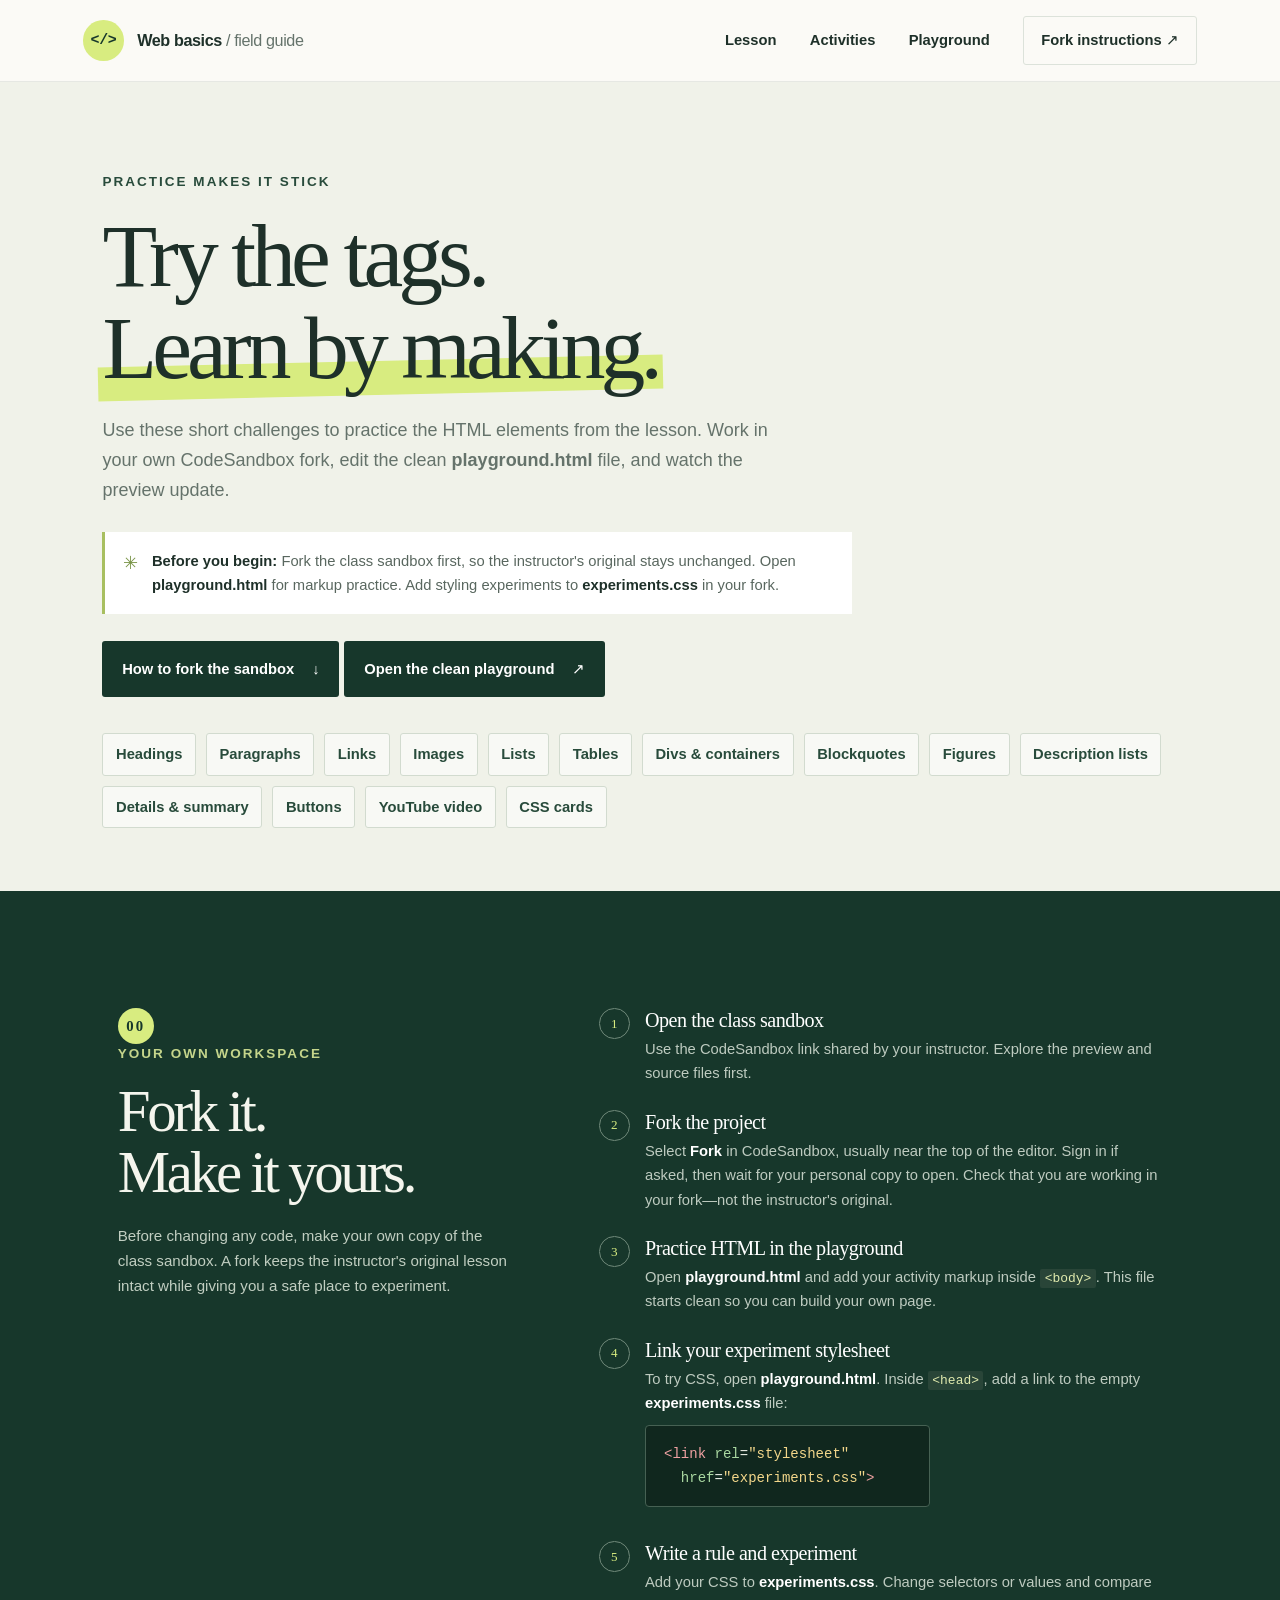
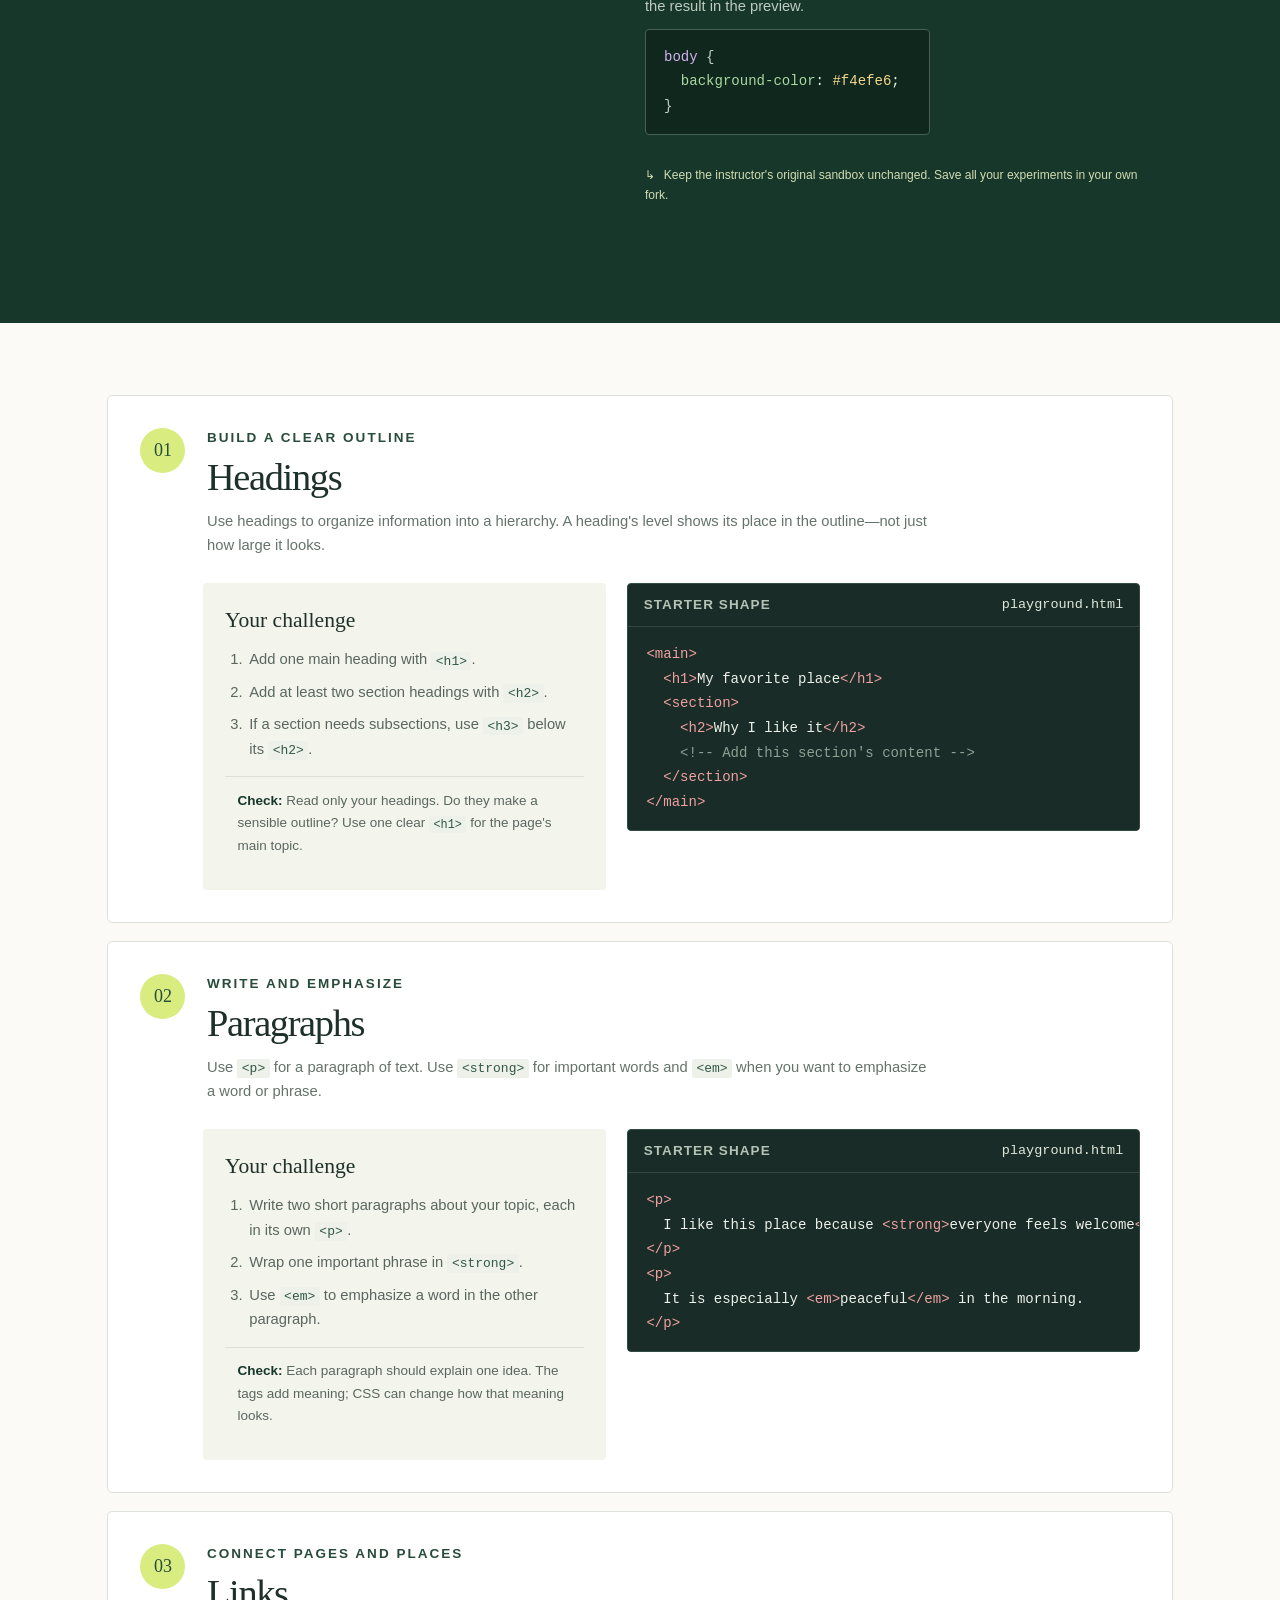
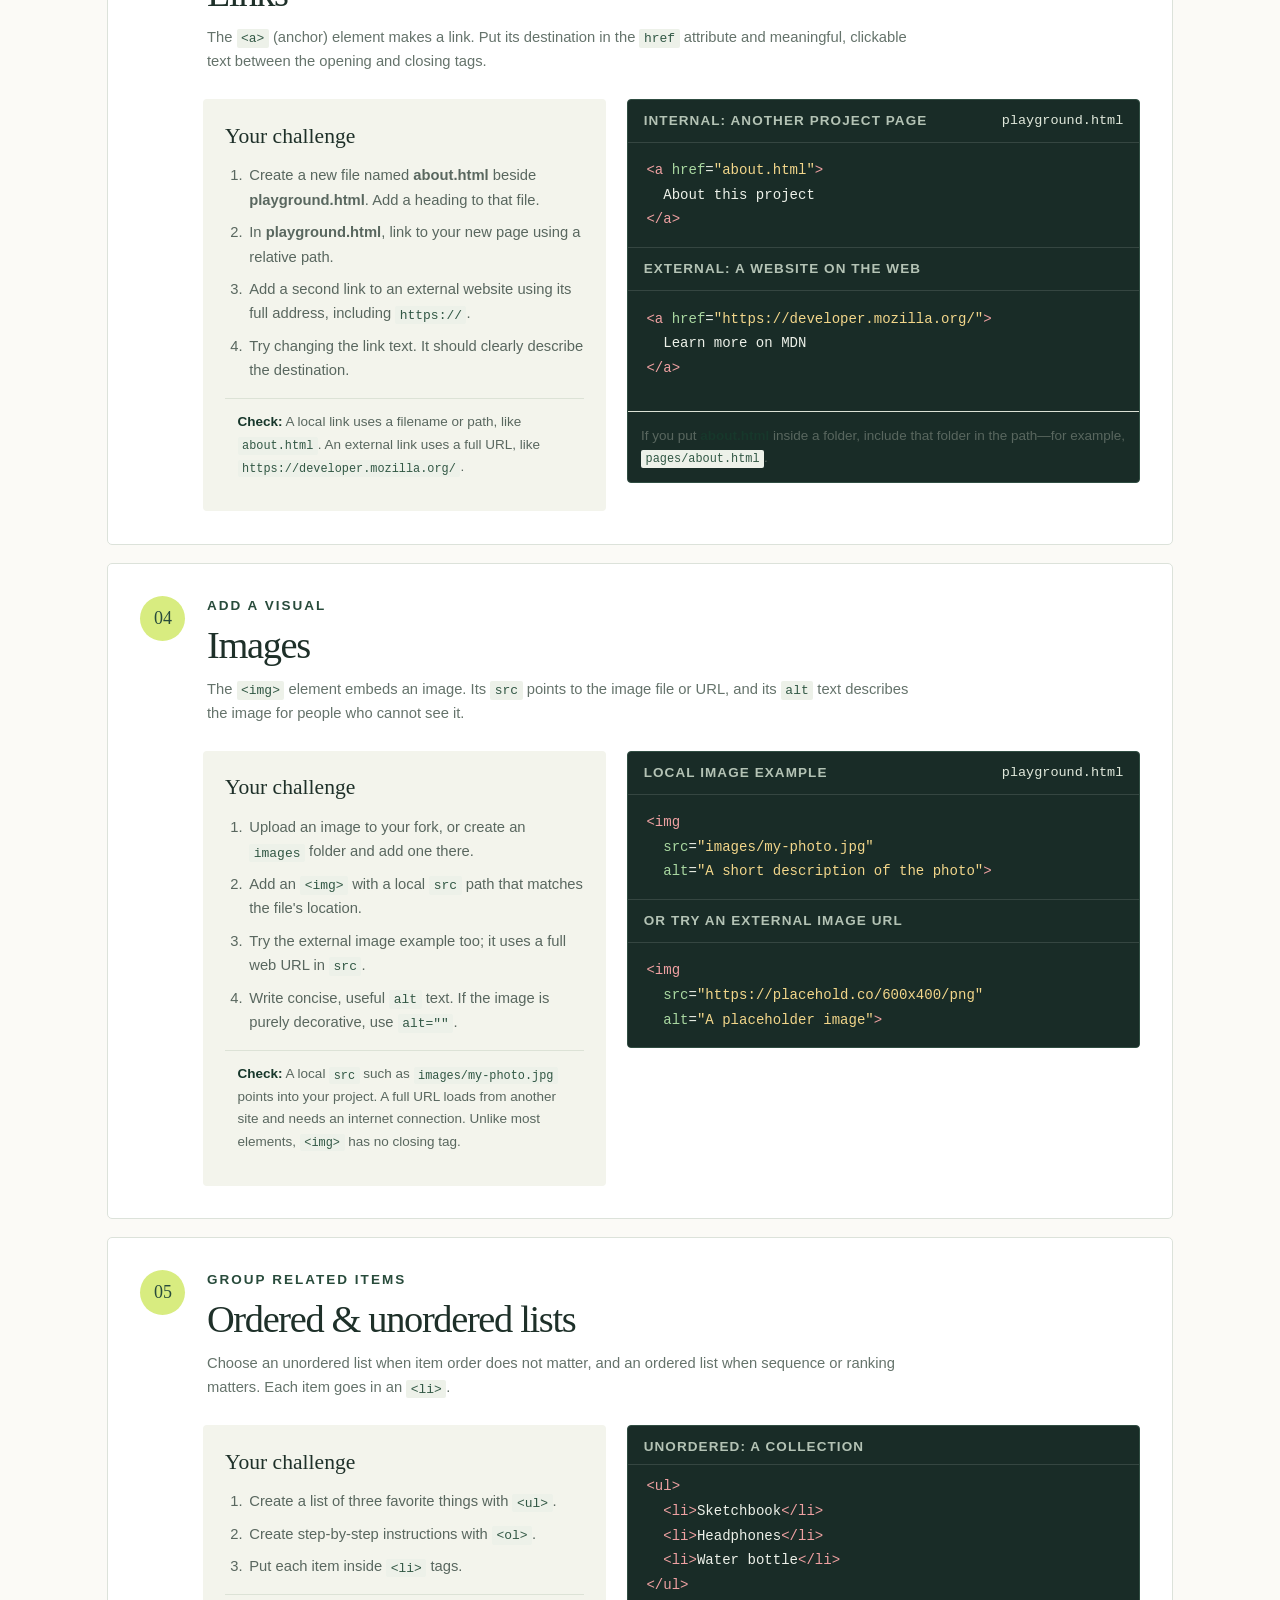
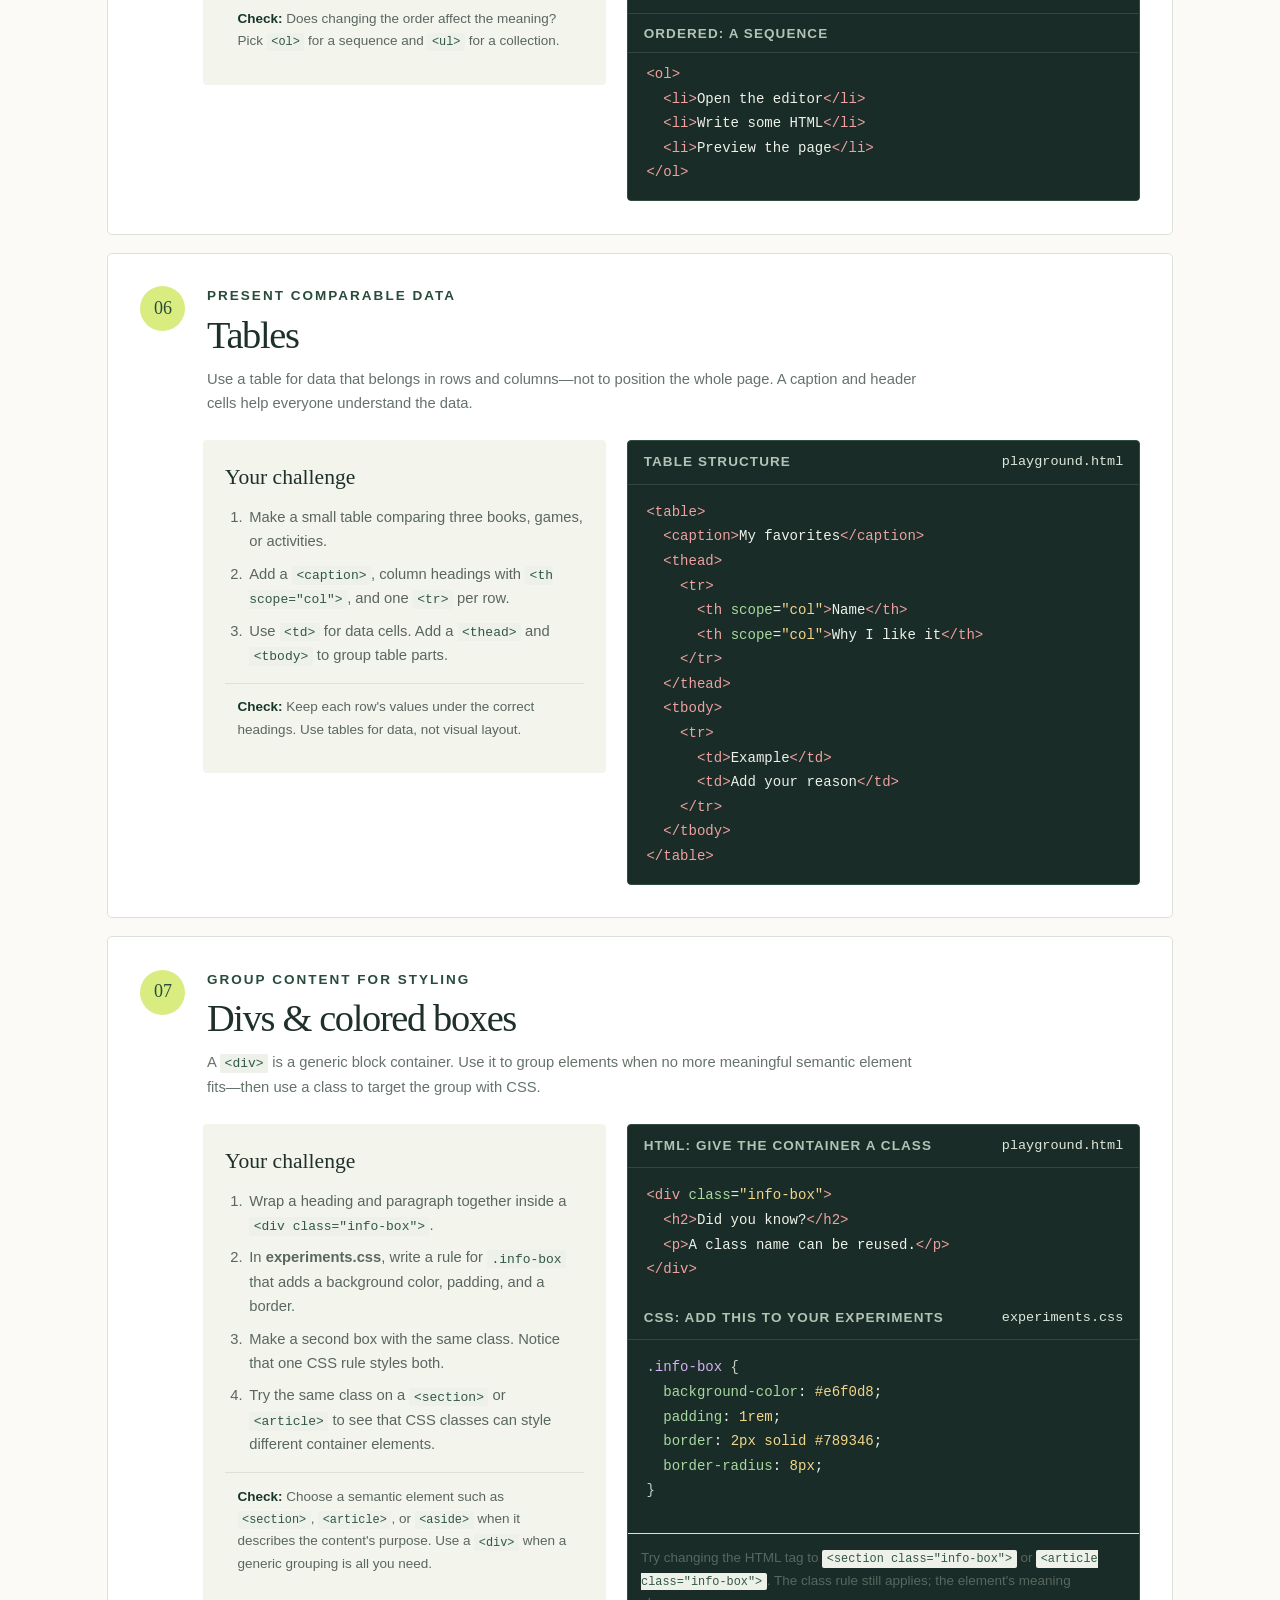
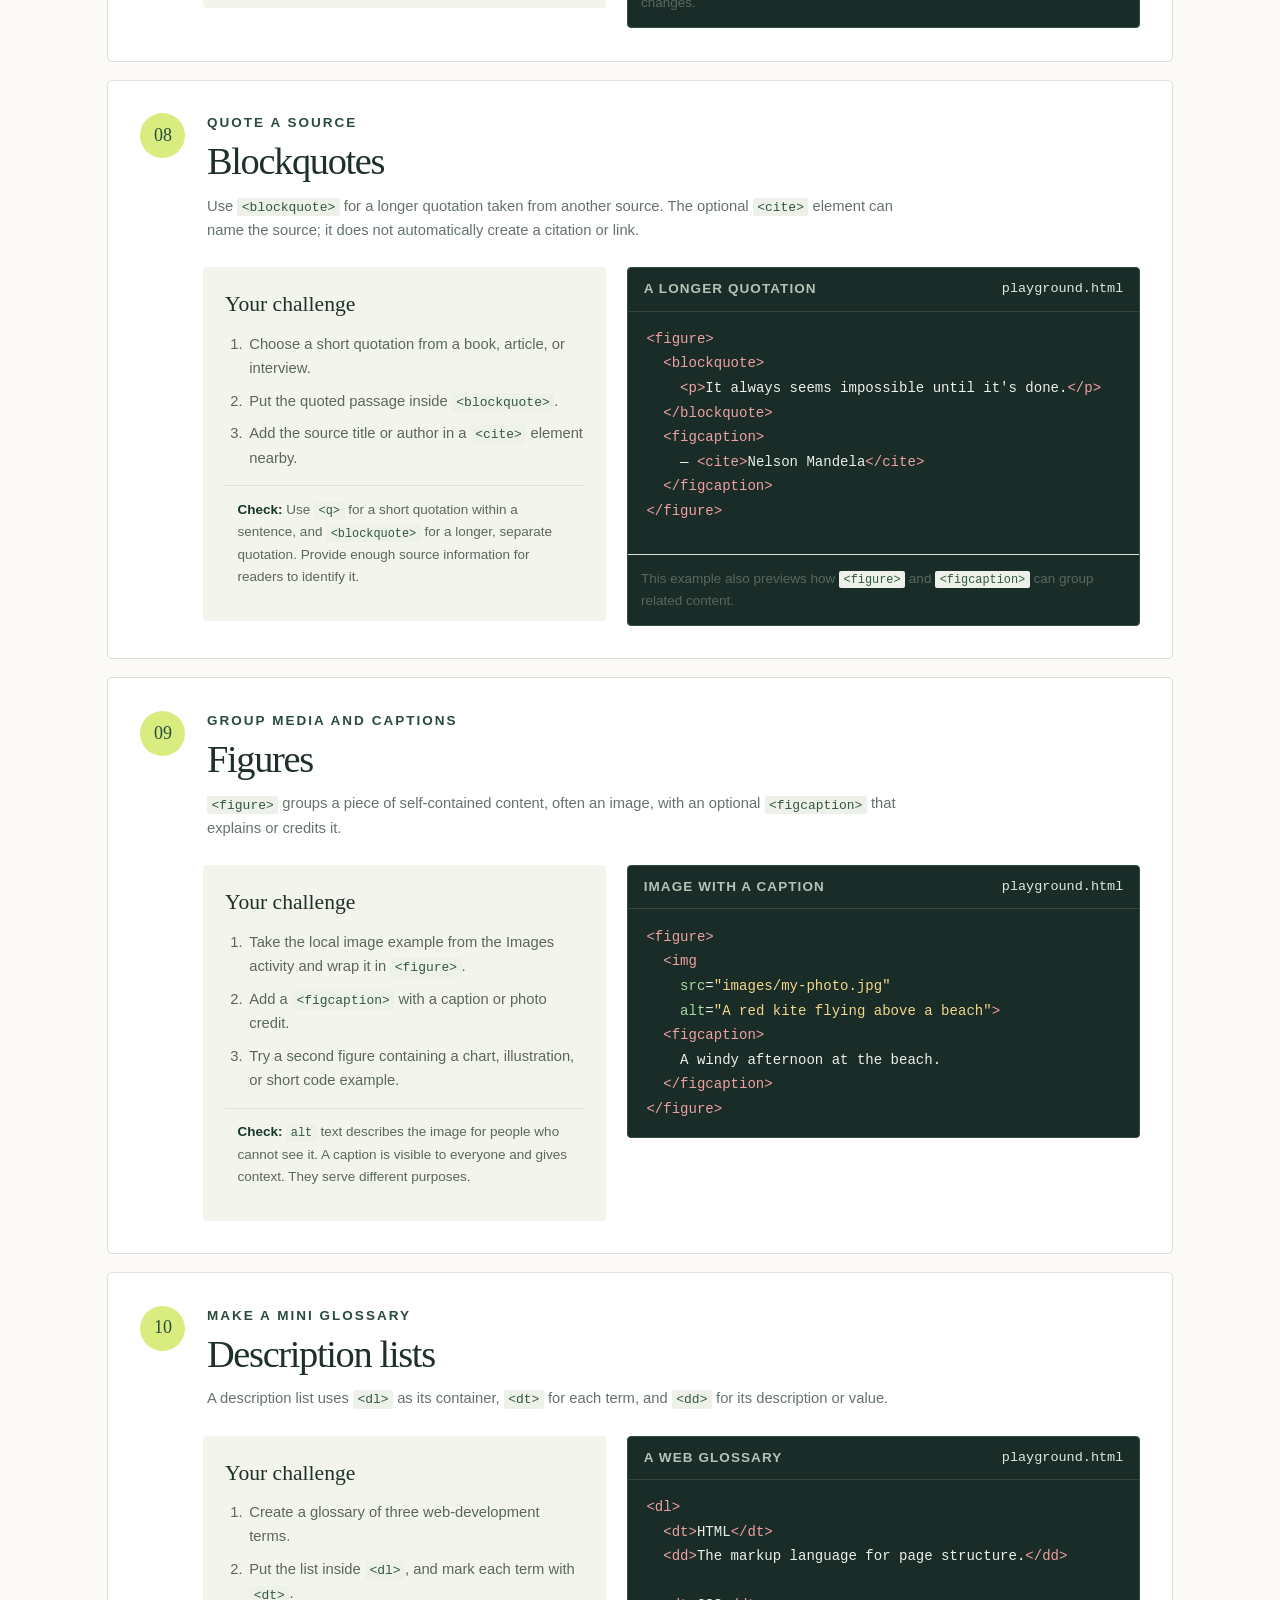
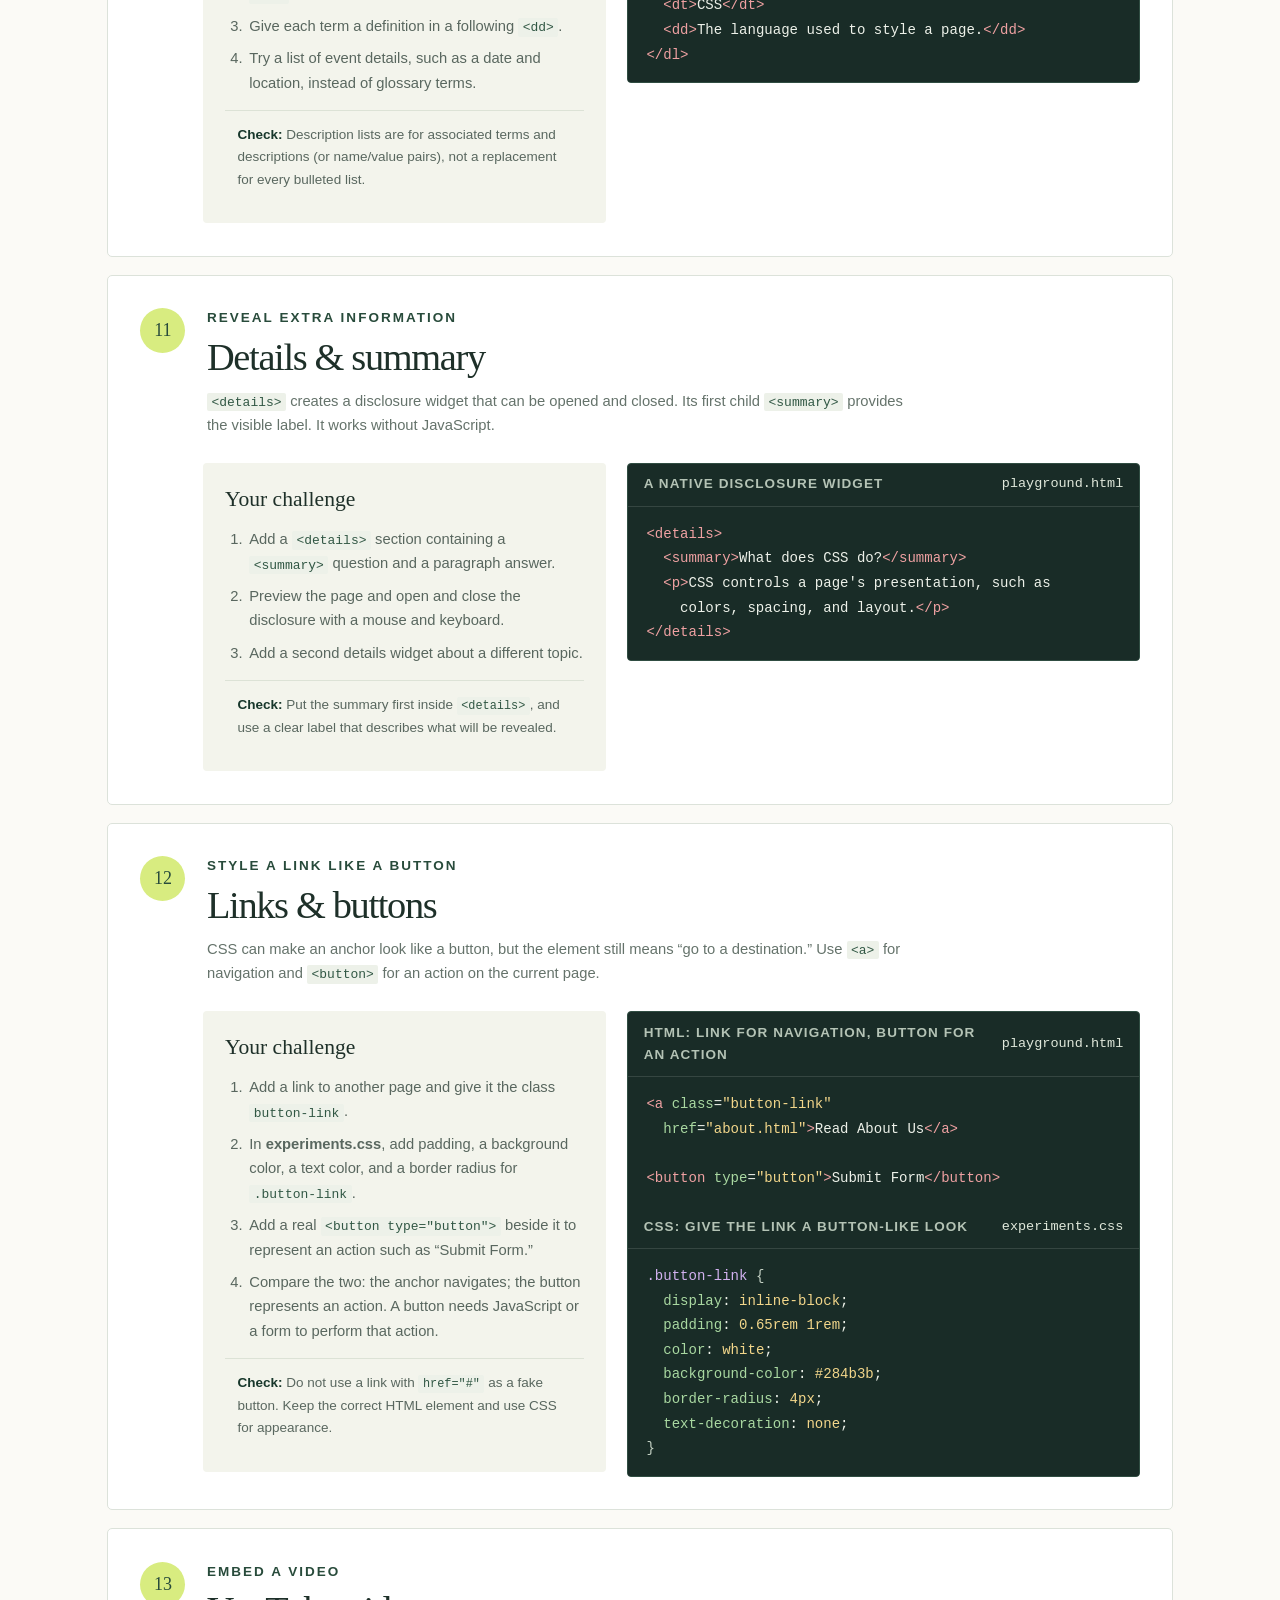
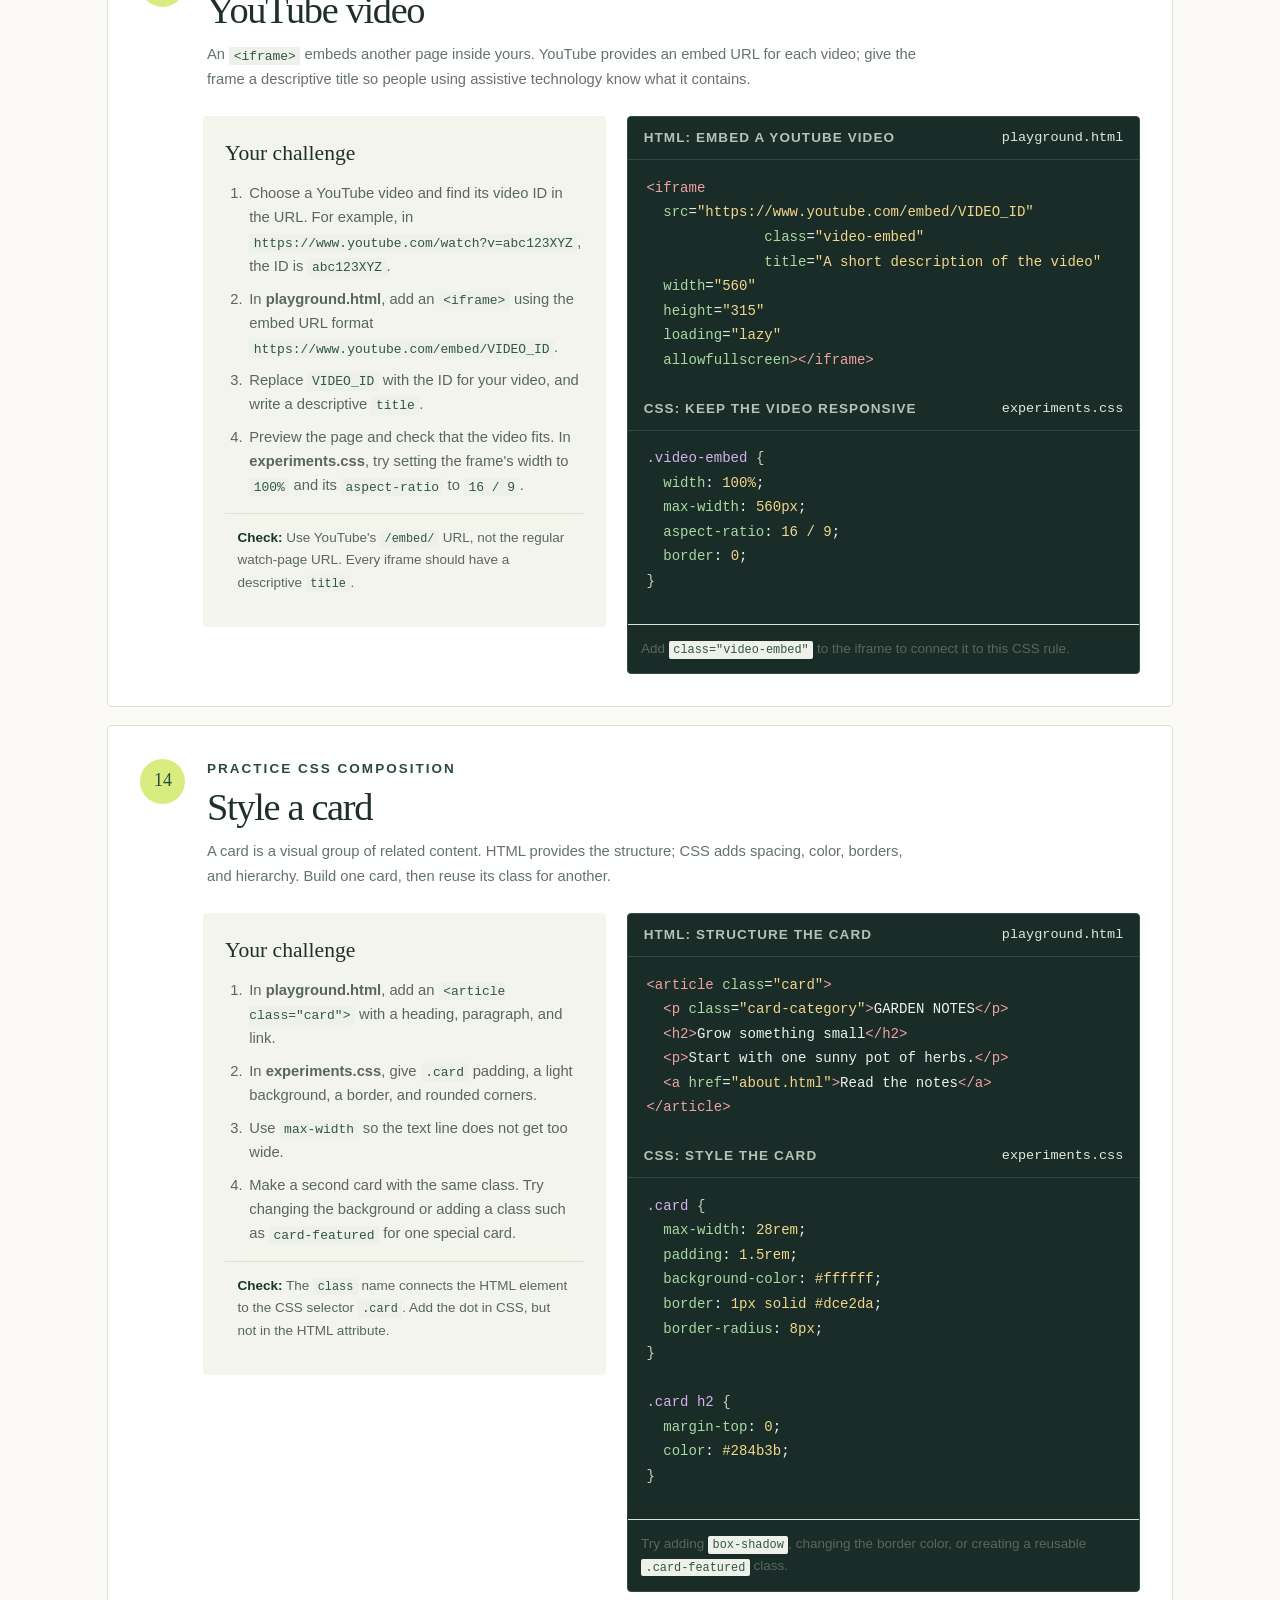
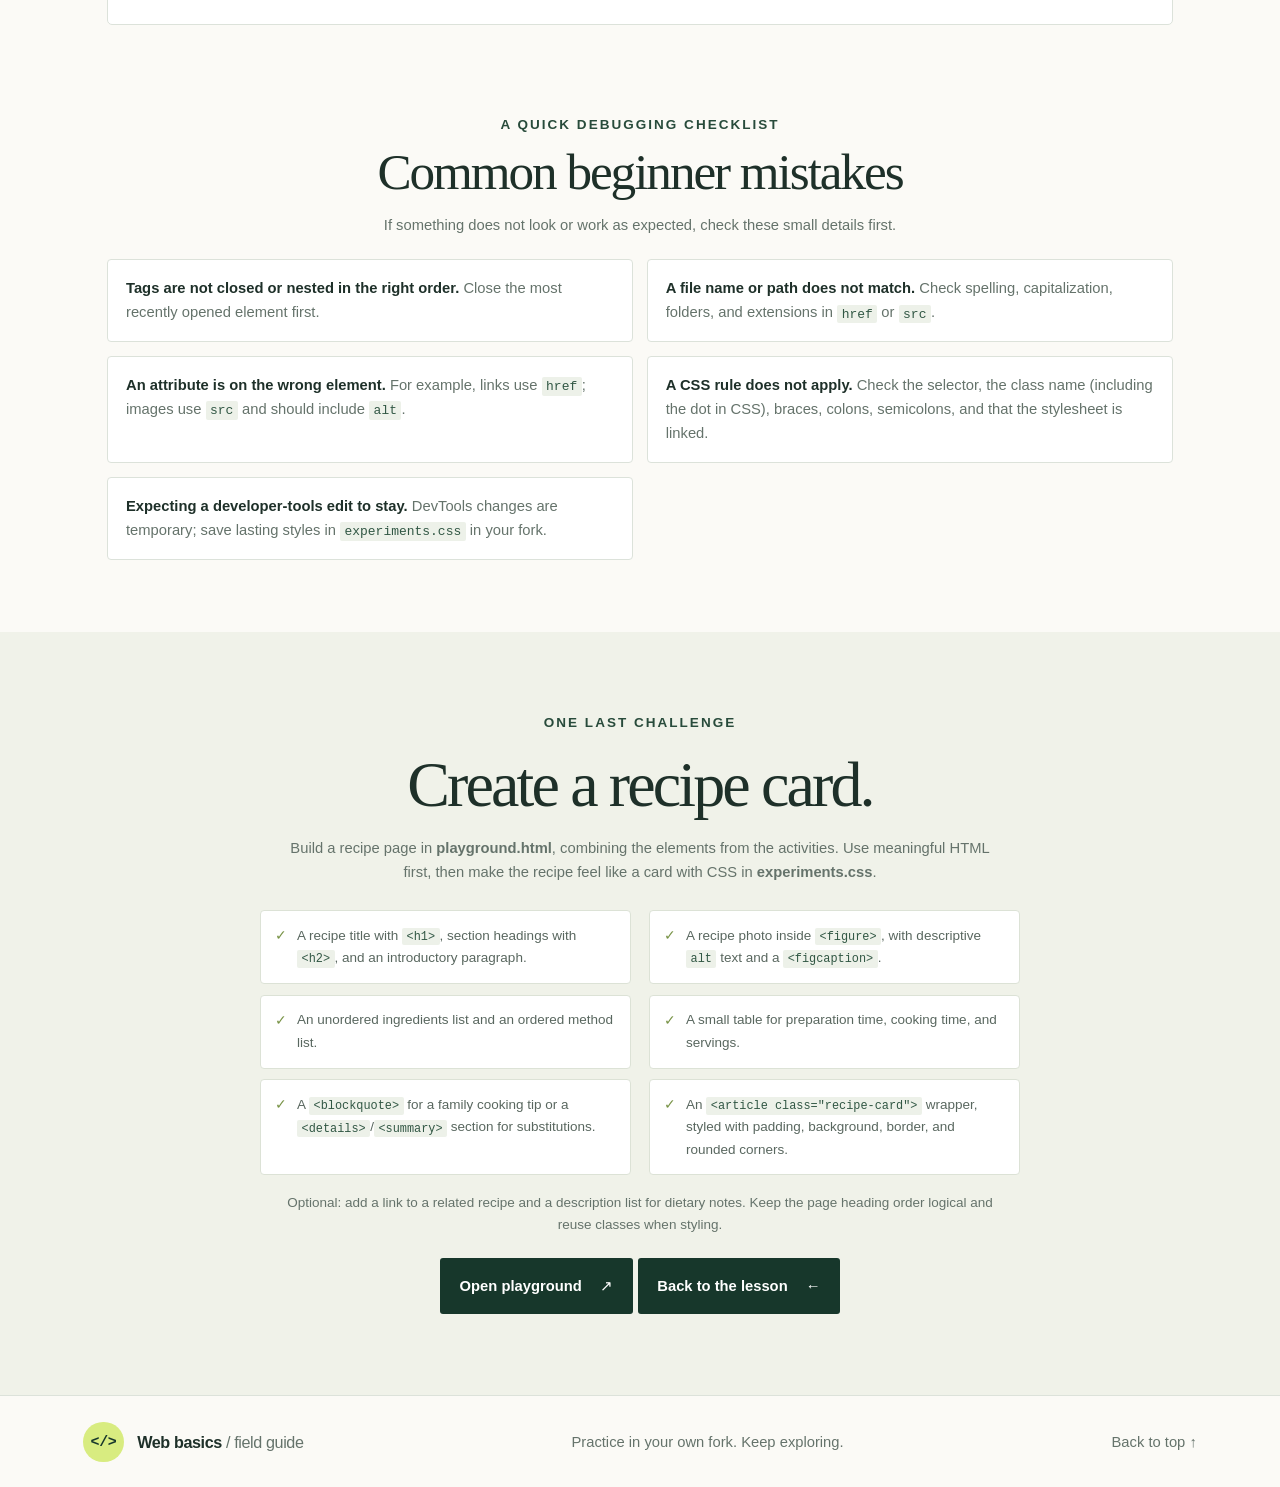
<file: activities.html>
<!doctype html>
<html lang="en">
  <head>
    <meta charset="utf-8">
    <meta name="viewport" content="width=device-width, initial-scale=1">
    <meta name="description" content="Practice common HTML tags with guided activities for beginners.">
    <title>HTML Tag Activities — Web basics field guide</title>
    <link rel="stylesheet" href="styles.css">
    <link rel="stylesheet" href="activities.css">
  </head>
  <body class="activities-page">
    <a class="skip-link" href="#main-content">Skip to activities</a>
    <header class="site-header">
      <a class="brand" href="index.html" aria-label="Web basics field guide home">
        <span class="brand-mark" aria-hidden="true">&lt;/&gt;</span>
        <span>Web basics <span class="brand-muted">/ field guide</span></span>
      </a>
      <nav class="top-nav" aria-label="Main navigation">
        <a href="index.html">Lesson</a>
        <a href="#activities">Activities</a>
        <a href="playground.html">Playground</a>
        <a class="nav-cta" href="#fork-guide">Fork instructions <span aria-hidden="true">↗</span></a>
      </nav>
    </header>

    <main id="main-content">
      <section class="activities-hero" aria-labelledby="activities-title">
        <p class="eyebrow"><span class="eyebrow-dot"></span> Practice makes it stick</p>
        <h1 id="activities-title">Try the tags.<br><span class="highlight">Learn by making.</span></h1>
        <p>Use these short challenges to practice the HTML elements from the lesson. Work in your own CodeSandbox fork, edit the clean <strong>playground.html</strong> file, and watch the preview update.</p>
        <div class="activity-reminder"><span aria-hidden="true">✳</span><p><strong>Before you begin:</strong> Fork the class sandbox first, so the instructor's original stays unchanged. Open <strong>playground.html</strong> for markup practice. Add styling experiments to <strong>experiments.css</strong> in your fork.</p></div>
        <a class="button button-dark playground-button" href="#fork-guide">How to fork the sandbox <span aria-hidden="true">↓</span></a>
        <a class="button button-dark playground-button" href="playground.html">Open the clean playground <span aria-hidden="true">↗</span></a>
        <nav class="activity-jump" aria-label="Jump to an activity">
          <a href="#headings">Headings</a><a href="#paragraphs">Paragraphs</a><a href="#links">Links</a><a href="#images">Images</a><a href="#lists">Lists</a><a href="#tables">Tables</a><a href="#divs">Divs &amp; containers</a><a href="#quotes">Blockquotes</a><a href="#figures">Figures</a><a href="#description-lists">Description lists</a><a href="#disclosure">Details &amp; summary</a><a href="#buttons">Buttons</a><a href="#youtube">YouTube video</a><a href="#cards">CSS cards</a>
        </nav>
      </section>

      <section class="experiment-section" id="fork-guide" aria-labelledby="experiment-title">
        <div class="experiment-intro">
          <p class="eyebrow"><span class="section-number">00</span> Your own workspace</p>
          <h2 id="experiment-title">Fork it.<br>Make it yours.</h2>
          <p>Before changing any code, make your own copy of the class sandbox. A fork keeps the instructor's original lesson intact while giving you a safe place to experiment.</p>
        </div>
        <div class="experiment-steps">
          <ol>
            <li><span>1</span><div><h3>Open the class sandbox</h3><p>Use the CodeSandbox link shared by your instructor. Explore the preview and source files first.</p></div></li>
            <li><span>2</span><div><h3>Fork the project</h3><p>Select <strong>Fork</strong> in CodeSandbox, usually near the top of the editor. Sign in if asked, then wait for your personal copy to open. Check that you are working in your fork—not the instructor's original.</p></div></li>
            <li><span>3</span><div><h3>Practice HTML in the playground</h3><p>Open <strong>playground.html</strong> and add your activity markup inside <code>&lt;body&gt;</code>. This file starts clean so you can build your own page.</p></div></li>
            <li><span>4</span><div><h3>Link your experiment stylesheet</h3><p>To try CSS, open <strong>playground.html</strong>. Inside <code>&lt;head&gt;</code>, add a link to the empty <strong>experiments.css</strong> file:</p><pre><code><span class="tok-tag">&lt;link</span> <span class="tok-attr">rel</span>=<span class="tok-value">"stylesheet"</span>
  <span class="tok-attr">href</span>=<span class="tok-value">"experiments.css"</span><span class="tok-tag">&gt;</span></code></pre></div></li>
            <li><span>5</span><div><h3>Write a rule and experiment</h3><p>Add your CSS to <strong>experiments.css</strong>. Change selectors or values and compare the result in the preview.</p><pre><code><span class="tok-selector">body</span> <span class="tok-brace">{</span>
  <span class="tok-property">background-color</span>: <span class="tok-value">#f4efe6</span>;
<span class="tok-brace">}</span></code></pre></div></li>
          </ol>
          <p class="experiment-tip"><span aria-hidden="true">↳</span> Keep the instructor's original sandbox unchanged. Save all your experiments in your own fork.</p>
        </div>
      </section>

      <section class="activity-list" id="activities" aria-label="HTML practice activities">
        <article class="activity-card" id="headings">
          <div class="activity-card-heading"><span class="activity-index">01</span><div><p class="eyebrow">BUILD A CLEAR OUTLINE</p><h2>Headings</h2><p>Use headings to organize information into a hierarchy. A heading's level shows its place in the outline—not just how large it looks.</p></div></div>
          <div class="activity-content">
            <div class="activity-task"><h3>Your challenge</h3><ol><li>Add one main heading with <code>&lt;h1&gt;</code>.</li><li>Add at least two section headings with <code>&lt;h2&gt;</code>.</li><li>If a section needs subsections, use <code>&lt;h3&gt;</code> below its <code>&lt;h2&gt;</code>.</li></ol><p class="activity-check"><strong>Check:</strong> Read only your headings. Do they make a sensible outline? Use one clear <code>&lt;h1&gt;</code> for the page's main topic.</p></div>
            <div class="starter-example"><div class="example-label">STARTER SHAPE <span>playground.html</span></div><pre><code><span class="tok-tag">&lt;main&gt;</span>
  <span class="tok-tag">&lt;h1&gt;</span>My favorite place<span class="tok-tag">&lt;/h1&gt;</span>
  <span class="tok-tag">&lt;section&gt;</span>
    <span class="tok-tag">&lt;h2&gt;</span>Why I like it<span class="tok-tag">&lt;/h2&gt;</span>
    <span class="tok-comment">&lt;!-- Add this section's content --&gt;</span>
  <span class="tok-tag">&lt;/section&gt;</span>
<span class="tok-tag">&lt;/main&gt;</span></code></pre></div>
          </div>
        </article>

        <article class="activity-card" id="paragraphs">
          <div class="activity-card-heading"><span class="activity-index">02</span><div><p class="eyebrow">WRITE AND EMPHASIZE</p><h2>Paragraphs</h2><p>Use <code>&lt;p&gt;</code> for a paragraph of text. Use <code>&lt;strong&gt;</code> for important words and <code>&lt;em&gt;</code> when you want to emphasize a word or phrase.</p></div></div>
          <div class="activity-content">
            <div class="activity-task"><h3>Your challenge</h3><ol><li>Write two short paragraphs about your topic, each in its own <code>&lt;p&gt;</code>.</li><li>Wrap one important phrase in <code>&lt;strong&gt;</code>.</li><li>Use <code>&lt;em&gt;</code> to emphasize a word in the other paragraph.</li></ol><p class="activity-check"><strong>Check:</strong> Each paragraph should explain one idea. The tags add meaning; CSS can change how that meaning looks.</p></div>
            <div class="starter-example"><div class="example-label">STARTER SHAPE <span>playground.html</span></div><pre><code><span class="tok-tag">&lt;p&gt;</span>
  I like this place because <span class="tok-tag">&lt;strong&gt;</span>everyone feels welcome<span class="tok-tag">&lt;/strong&gt;</span>.
<span class="tok-tag">&lt;/p&gt;</span>
<span class="tok-tag">&lt;p&gt;</span>
  It is especially <span class="tok-tag">&lt;em&gt;</span>peaceful<span class="tok-tag">&lt;/em&gt;</span> in the morning.
<span class="tok-tag">&lt;/p&gt;</span></code></pre></div>
          </div>
        </article>

        <article class="activity-card" id="links">
          <div class="activity-card-heading"><span class="activity-index">03</span><div><p class="eyebrow">CONNECT PAGES AND PLACES</p><h2>Links</h2><p>The <code>&lt;a&gt;</code> (anchor) element makes a link. Put its destination in the <code>href</code> attribute and meaningful, clickable text between the opening and closing tags.</p></div></div>
          <div class="activity-content">
            <div class="activity-task"><h3>Your challenge</h3><ol><li>Create a new file named <strong>about.html</strong> beside <strong>playground.html</strong>. Add a heading to that file.</li><li>In <strong>playground.html</strong>, link to your new page using a relative path.</li><li>Add a second link to an external website using its full address, including <code>https://</code>.</li><li>Try changing the link text. It should clearly describe the destination.</li></ol><p class="activity-check"><strong>Check:</strong> A local link uses a filename or path, like <code>about.html</code>. An external link uses a full URL, like <code>https://developer.mozilla.org/</code>.</p></div>
            <div class="starter-example"><div class="example-label">INTERNAL: ANOTHER PROJECT PAGE <span>playground.html</span></div><pre><code><span class="tok-tag">&lt;a</span> <span class="tok-attr">href</span>=<span class="tok-value">"about.html"</span><span class="tok-tag">&gt;</span>
  About this project
<span class="tok-tag">&lt;/a&gt;</span></code></pre><div class="external-image-example"><div class="example-label">EXTERNAL: A WEBSITE ON THE WEB</div><pre><code><span class="tok-tag">&lt;a</span> <span class="tok-attr">href</span>=<span class="tok-value">"https://developer.mozilla.org/"</span><span class="tok-tag">&gt;</span>
  Learn more on MDN
<span class="tok-tag">&lt;/a&gt;</span></code></pre></div><p class="activity-check">If you put <strong>about.html</strong> inside a folder, include that folder in the path—for example, <code>pages/about.html</code>.</p></div>
          </div>
        </article>

        <article class="activity-card" id="images">
          <div class="activity-card-heading"><span class="activity-index">04</span><div><p class="eyebrow">ADD A VISUAL</p><h2>Images</h2><p>The <code>&lt;img&gt;</code> element embeds an image. Its <code>src</code> points to the image file or URL, and its <code>alt</code> text describes the image for people who cannot see it.</p></div></div>
          <div class="activity-content">
            <div class="activity-task"><h3>Your challenge</h3><ol><li>Upload an image to your fork, or create an <code>images</code> folder and add one there.</li><li>Add an <code>&lt;img&gt;</code> with a local <code>src</code> path that matches the file's location.</li><li>Try the external image example too; it uses a full web URL in <code>src</code>.</li><li>Write concise, useful <code>alt</code> text. If the image is purely decorative, use <code>alt=""</code>.</li></ol><p class="activity-check"><strong>Check:</strong> A local <code>src</code> such as <code>images/my-photo.jpg</code> points into your project. A full URL loads from another site and needs an internet connection. Unlike most elements, <code>&lt;img&gt;</code> has no closing tag.</p></div>
            <div class="starter-example"><div class="example-label">LOCAL IMAGE EXAMPLE <span>playground.html</span></div><pre><code><span class="tok-tag">&lt;img</span>
  <span class="tok-attr">src</span>=<span class="tok-value">"images/my-photo.jpg"</span>
  <span class="tok-attr">alt</span>=<span class="tok-value">"A short description of the photo"</span><span class="tok-tag">&gt;</span></code></pre><div class="external-image-example"><span class="example-label">OR TRY AN EXTERNAL IMAGE URL</span><pre><code><span class="tok-tag">&lt;img</span>
  <span class="tok-attr">src</span>=<span class="tok-value">"https://placehold.co/600x400/png"</span>
  <span class="tok-attr">alt</span>=<span class="tok-value">"A placeholder image"</span><span class="tok-tag">&gt;</span></code></pre></div></div>
          </div>
        </article>

        <article class="activity-card" id="lists">
          <div class="activity-card-heading"><span class="activity-index">05</span><div><p class="eyebrow">GROUP RELATED ITEMS</p><h2>Ordered &amp; unordered lists</h2><p>Choose an unordered list when item order does not matter, and an ordered list when sequence or ranking matters. Each item goes in an <code>&lt;li&gt;</code>.</p></div></div>
          <div class="activity-content">
            <div class="activity-task"><h3>Your challenge</h3><ol><li>Create a list of three favorite things with <code>&lt;ul&gt;</code>.</li><li>Create step-by-step instructions with <code>&lt;ol&gt;</code>.</li><li>Put each item inside <code>&lt;li&gt;</code> tags.</li></ol><p class="activity-check"><strong>Check:</strong> Does changing the order affect the meaning? Pick <code>&lt;ol&gt;</code> for a sequence and <code>&lt;ul&gt;</code> for a collection.</p></div>
            <div class="starter-example list-examples"><div><div class="example-label">UNORDERED: A COLLECTION</div><pre><code><span class="tok-tag">&lt;ul&gt;</span>
  <span class="tok-tag">&lt;li&gt;</span>Sketchbook<span class="tok-tag">&lt;/li&gt;</span>
  <span class="tok-tag">&lt;li&gt;</span>Headphones<span class="tok-tag">&lt;/li&gt;</span>
  <span class="tok-tag">&lt;li&gt;</span>Water bottle<span class="tok-tag">&lt;/li&gt;</span>
<span class="tok-tag">&lt;/ul&gt;</span></code></pre></div><div><div class="example-label">ORDERED: A SEQUENCE</div><pre><code><span class="tok-tag">&lt;ol&gt;</span>
  <span class="tok-tag">&lt;li&gt;</span>Open the editor<span class="tok-tag">&lt;/li&gt;</span>
  <span class="tok-tag">&lt;li&gt;</span>Write some HTML<span class="tok-tag">&lt;/li&gt;</span>
  <span class="tok-tag">&lt;li&gt;</span>Preview the page<span class="tok-tag">&lt;/li&gt;</span>
<span class="tok-tag">&lt;/ol&gt;</span></code></pre></div></div>
          </div>
        </article>

        <article class="activity-card" id="tables">
          <div class="activity-card-heading"><span class="activity-index">06</span><div><p class="eyebrow">PRESENT COMPARABLE DATA</p><h2>Tables</h2><p>Use a table for data that belongs in rows and columns—not to position the whole page. A caption and header cells help everyone understand the data.</p></div></div>
          <div class="activity-content">
            <div class="activity-task"><h3>Your challenge</h3><ol><li>Make a small table comparing three books, games, or activities.</li><li>Add a <code>&lt;caption&gt;</code>, column headings with <code>&lt;th scope="col"&gt;</code>, and one <code>&lt;tr&gt;</code> per row.</li><li>Use <code>&lt;td&gt;</code> for data cells. Add a <code>&lt;thead&gt;</code> and <code>&lt;tbody&gt;</code> to group table parts.</li></ol><p class="activity-check"><strong>Check:</strong> Keep each row's values under the correct headings. Use tables for data, not visual layout.</p></div>
            <div class="starter-example"><div class="example-label">TABLE STRUCTURE <span>playground.html</span></div><pre><code><span class="tok-tag">&lt;table&gt;</span>
  <span class="tok-tag">&lt;caption&gt;</span>My favorites<span class="tok-tag">&lt;/caption&gt;</span>
  <span class="tok-tag">&lt;thead&gt;</span>
    <span class="tok-tag">&lt;tr&gt;</span>
      <span class="tok-tag">&lt;th</span> <span class="tok-attr">scope</span>=<span class="tok-value">"col"</span><span class="tok-tag">&gt;</span>Name<span class="tok-tag">&lt;/th&gt;</span>
      <span class="tok-tag">&lt;th</span> <span class="tok-attr">scope</span>=<span class="tok-value">"col"</span><span class="tok-tag">&gt;</span>Why I like it<span class="tok-tag">&lt;/th&gt;</span>
    <span class="tok-tag">&lt;/tr&gt;</span>
  <span class="tok-tag">&lt;/thead&gt;</span>
  <span class="tok-tag">&lt;tbody&gt;</span>
    <span class="tok-tag">&lt;tr&gt;</span>
      <span class="tok-tag">&lt;td&gt;</span>Example<span class="tok-tag">&lt;/td&gt;</span>
      <span class="tok-tag">&lt;td&gt;</span>Add your reason<span class="tok-tag">&lt;/td&gt;</span>
    <span class="tok-tag">&lt;/tr&gt;</span>
  <span class="tok-tag">&lt;/tbody&gt;</span>
<span class="tok-tag">&lt;/table&gt;</span></code></pre></div>
          </div>
        </article>

        <article class="activity-card" id="divs">
          <div class="activity-card-heading"><span class="activity-index">07</span><div><p class="eyebrow">GROUP CONTENT FOR STYLING</p><h2>Divs &amp; colored boxes</h2><p>A <code>&lt;div&gt;</code> is a generic block container. Use it to group elements when no more meaningful semantic element fits—then use a class to target the group with CSS.</p></div></div>
          <div class="activity-content">
            <div class="activity-task"><h3>Your challenge</h3><ol><li>Wrap a heading and paragraph together inside a <code>&lt;div class="info-box"&gt;</code>.</li><li>In <strong>experiments.css</strong>, write a rule for <code>.info-box</code> that adds a background color, padding, and a border.</li><li>Make a second box with the same class. Notice that one CSS rule styles both.</li><li>Try the same class on a <code>&lt;section&gt;</code> or <code>&lt;article&gt;</code> to see that CSS classes can style different container elements.</li></ol><p class="activity-check"><strong>Check:</strong> Choose a semantic element such as <code>&lt;section&gt;</code>, <code>&lt;article&gt;</code>, or <code>&lt;aside&gt;</code> when it describes the content's purpose. Use a <code>&lt;div&gt;</code> when a generic grouping is all you need.</p></div>
            <div class="starter-example"><div class="example-label">HTML: GIVE THE CONTAINER A CLASS <span>playground.html</span></div><pre><code><span class="tok-tag">&lt;div</span> <span class="tok-attr">class</span>=<span class="tok-value">"info-box"</span><span class="tok-tag">&gt;</span>
  <span class="tok-tag">&lt;h2&gt;</span>Did you know?<span class="tok-tag">&lt;/h2&gt;</span>
  <span class="tok-tag">&lt;p&gt;</span>A class name can be reused.<span class="tok-tag">&lt;/p&gt;</span>
<span class="tok-tag">&lt;/div&gt;</span></code></pre><div class="example-label">CSS: ADD THIS TO YOUR EXPERIMENTS <span>experiments.css</span></div><pre><code><span class="tok-selector">.info-box</span> <span class="tok-brace">{</span>
  <span class="tok-property">background-color</span>: <span class="tok-value">#e6f0d8</span>;
  <span class="tok-property">padding</span>: <span class="tok-value">1rem</span>;
  <span class="tok-property">border</span>: <span class="tok-value">2px solid #789346</span>;
  <span class="tok-property">border-radius</span>: <span class="tok-value">8px</span>;
<span class="tok-brace">}</span></code></pre><p class="activity-check">Try changing the HTML tag to <code>&lt;section class="info-box"&gt;</code> or <code>&lt;article class="info-box"&gt;</code>. The class rule still applies; the element's meaning changes.</p></div>
          </div>
        </article>

        <article class="activity-card" id="quotes">
          <div class="activity-card-heading"><span class="activity-index">08</span><div><p class="eyebrow">QUOTE A SOURCE</p><h2>Blockquotes</h2><p>Use <code>&lt;blockquote&gt;</code> for a longer quotation taken from another source. The optional <code>&lt;cite&gt;</code> element can name the source; it does not automatically create a citation or link.</p></div></div>
          <div class="activity-content">
            <div class="activity-task"><h3>Your challenge</h3><ol><li>Choose a short quotation from a book, article, or interview.</li><li>Put the quoted passage inside <code>&lt;blockquote&gt;</code>.</li><li>Add the source title or author in a <code>&lt;cite&gt;</code> element nearby.</li></ol><p class="activity-check"><strong>Check:</strong> Use <code>&lt;q&gt;</code> for a short quotation within a sentence, and <code>&lt;blockquote&gt;</code> for a longer, separate quotation. Provide enough source information for readers to identify it.</p></div>
            <div class="starter-example"><div class="example-label">A LONGER QUOTATION <span>playground.html</span></div><pre><code><span class="tok-tag">&lt;figure&gt;</span>
  <span class="tok-tag">&lt;blockquote&gt;</span>
    <span class="tok-tag">&lt;p&gt;</span>It always seems impossible until it's done.<span class="tok-tag">&lt;/p&gt;</span>
  <span class="tok-tag">&lt;/blockquote&gt;</span>
  <span class="tok-tag">&lt;figcaption&gt;</span>
    — <span class="tok-tag">&lt;cite&gt;</span>Nelson Mandela<span class="tok-tag">&lt;/cite&gt;</span>
  <span class="tok-tag">&lt;/figcaption&gt;</span>
<span class="tok-tag">&lt;/figure&gt;</span></code></pre><p class="activity-check">This example also previews how <code>&lt;figure&gt;</code> and <code>&lt;figcaption&gt;</code> can group related content.</p></div>
          </div>
        </article>

        <article class="activity-card" id="figures">
          <div class="activity-card-heading"><span class="activity-index">09</span><div><p class="eyebrow">GROUP MEDIA AND CAPTIONS</p><h2>Figures</h2><p><code>&lt;figure&gt;</code> groups a piece of self-contained content, often an image, with an optional <code>&lt;figcaption&gt;</code> that explains or credits it.</p></div></div>
          <div class="activity-content">
            <div class="activity-task"><h3>Your challenge</h3><ol><li>Take the local image example from the Images activity and wrap it in <code>&lt;figure&gt;</code>.</li><li>Add a <code>&lt;figcaption&gt;</code> with a caption or photo credit.</li><li>Try a second figure containing a chart, illustration, or short code example.</li></ol><p class="activity-check"><strong>Check:</strong> <code>alt</code> text describes the image for people who cannot see it. A caption is visible to everyone and gives context. They serve different purposes.</p></div>
            <div class="starter-example"><div class="example-label">IMAGE WITH A CAPTION <span>playground.html</span></div><pre><code><span class="tok-tag">&lt;figure&gt;</span>
  <span class="tok-tag">&lt;img</span>
    <span class="tok-attr">src</span>=<span class="tok-value">"images/my-photo.jpg"</span>
    <span class="tok-attr">alt</span>=<span class="tok-value">"A red kite flying above a beach"</span><span class="tok-tag">&gt;</span>
  <span class="tok-tag">&lt;figcaption&gt;</span>
    A windy afternoon at the beach.
  <span class="tok-tag">&lt;/figcaption&gt;</span>
<span class="tok-tag">&lt;/figure&gt;</span></code></pre></div>
          </div>
        </article>

        <article class="activity-card" id="description-lists">
          <div class="activity-card-heading"><span class="activity-index">10</span><div><p class="eyebrow">MAKE A MINI GLOSSARY</p><h2>Description lists</h2><p>A description list uses <code>&lt;dl&gt;</code> as its container, <code>&lt;dt&gt;</code> for each term, and <code>&lt;dd&gt;</code> for its description or value.</p></div></div>
          <div class="activity-content">
            <div class="activity-task"><h3>Your challenge</h3><ol><li>Create a glossary of three web-development terms.</li><li>Put the list inside <code>&lt;dl&gt;</code>, and mark each term with <code>&lt;dt&gt;</code>.</li><li>Give each term a definition in a following <code>&lt;dd&gt;</code>.</li><li>Try a list of event details, such as a date and location, instead of glossary terms.</li></ol><p class="activity-check"><strong>Check:</strong> Description lists are for associated terms and descriptions (or name/value pairs), not a replacement for every bulleted list.</p></div>
            <div class="starter-example"><div class="example-label">A WEB GLOSSARY <span>playground.html</span></div><pre><code><span class="tok-tag">&lt;dl&gt;</span>
  <span class="tok-tag">&lt;dt&gt;</span>HTML<span class="tok-tag">&lt;/dt&gt;</span>
  <span class="tok-tag">&lt;dd&gt;</span>The markup language for page structure.<span class="tok-tag">&lt;/dd&gt;</span>

  <span class="tok-tag">&lt;dt&gt;</span>CSS<span class="tok-tag">&lt;/dt&gt;</span>
  <span class="tok-tag">&lt;dd&gt;</span>The language used to style a page.<span class="tok-tag">&lt;/dd&gt;</span>
<span class="tok-tag">&lt;/dl&gt;</span></code></pre></div>
          </div>
        </article>

        <article class="activity-card" id="disclosure">
          <div class="activity-card-heading"><span class="activity-index">11</span><div><p class="eyebrow">REVEAL EXTRA INFORMATION</p><h2>Details &amp; summary</h2><p><code>&lt;details&gt;</code> creates a disclosure widget that can be opened and closed. Its first child <code>&lt;summary&gt;</code> provides the visible label. It works without JavaScript.</p></div></div>
          <div class="activity-content">
            <div class="activity-task"><h3>Your challenge</h3><ol><li>Add a <code>&lt;details&gt;</code> section containing a <code>&lt;summary&gt;</code> question and a paragraph answer.</li><li>Preview the page and open and close the disclosure with a mouse and keyboard.</li><li>Add a second details widget about a different topic.</li></ol><p class="activity-check"><strong>Check:</strong> Put the summary first inside <code>&lt;details&gt;</code>, and use a clear label that describes what will be revealed.</p></div>
            <div class="starter-example"><div class="example-label">A NATIVE DISCLOSURE WIDGET <span>playground.html</span></div><pre><code><span class="tok-tag">&lt;details&gt;</span>
  <span class="tok-tag">&lt;summary&gt;</span>What does CSS do?<span class="tok-tag">&lt;/summary&gt;</span>
  <span class="tok-tag">&lt;p&gt;</span>CSS controls a page's presentation, such as
    colors, spacing, and layout.<span class="tok-tag">&lt;/p&gt;</span>
<span class="tok-tag">&lt;/details&gt;</span></code></pre></div>
          </div>
        </article>

        <article class="activity-card" id="buttons">
          <div class="activity-card-heading"><span class="activity-index">12</span><div><p class="eyebrow">STYLE A LINK LIKE A BUTTON</p><h2>Links &amp; buttons</h2><p>CSS can make an anchor look like a button, but the element still means “go to a destination.” Use <code>&lt;a&gt;</code> for navigation and <code>&lt;button&gt;</code> for an action on the current page.</p></div></div>
          <div class="activity-content">
            <div class="activity-task"><h3>Your challenge</h3><ol><li>Add a link to another page and give it the class <code>button-link</code>.</li><li>In <strong>experiments.css</strong>, add padding, a background color, a text color, and a border radius for <code>.button-link</code>.</li><li>Add a real <code>&lt;button type="button"&gt;</code> beside it to represent an action such as “Submit Form.”</li><li>Compare the two: the anchor navigates; the button represents an action. A button needs JavaScript or a form to perform that action.</li></ol><p class="activity-check"><strong>Check:</strong> Do not use a link with <code>href="#"</code> as a fake button. Keep the correct HTML element and use CSS for appearance.</p></div>
            <div class="starter-example"><div class="example-label">HTML: LINK FOR NAVIGATION, BUTTON FOR AN ACTION <span>playground.html</span></div><pre><code><span class="tok-tag">&lt;a</span> <span class="tok-attr">class</span>=<span class="tok-value">"button-link"</span>
  <span class="tok-attr">href</span>=<span class="tok-value">"about.html"</span><span class="tok-tag">&gt;</span>Read About Us<span class="tok-tag">&lt;/a&gt;</span>

<span class="tok-tag">&lt;button</span> <span class="tok-attr">type</span>=<span class="tok-value">"button"</span><span class="tok-tag">&gt;</span>Submit Form<span class="tok-tag">&lt;/button&gt;</span></code></pre><div class="example-label">CSS: GIVE THE LINK A BUTTON-LIKE LOOK <span>experiments.css</span></div><pre><code><span class="tok-selector">.button-link</span> <span class="tok-brace">{</span>
  <span class="tok-property">display</span>: <span class="tok-value">inline-block</span>;
  <span class="tok-property">padding</span>: <span class="tok-value">0.65rem 1rem</span>;
  <span class="tok-property">color</span>: <span class="tok-value">white</span>;
  <span class="tok-property">background-color</span>: <span class="tok-value">#284b3b</span>;
  <span class="tok-property">border-radius</span>: <span class="tok-value">4px</span>;
  <span class="tok-property">text-decoration</span>: <span class="tok-value">none</span>;
<span class="tok-brace">}</span></code></pre></div>
          </div>
        </article>

        <article class="activity-card" id="youtube">
          <div class="activity-card-heading"><span class="activity-index">13</span><div><p class="eyebrow">EMBED A VIDEO</p><h2>YouTube video</h2><p>An <code>&lt;iframe&gt;</code> embeds another page inside yours. YouTube provides an embed URL for each video; give the frame a descriptive title so people using assistive technology know what it contains.</p></div></div>
          <div class="activity-content">
            <div class="activity-task"><h3>Your challenge</h3><ol><li>Choose a YouTube video and find its video ID in the URL. For example, in <code>https://www.youtube.com/watch?v=abc123XYZ</code>, the ID is <code>abc123XYZ</code>.</li><li>In <strong>playground.html</strong>, add an <code>&lt;iframe&gt;</code> using the embed URL format <code>https://www.youtube.com/embed/VIDEO_ID</code>.</li><li>Replace <code>VIDEO_ID</code> with the ID for your video, and write a descriptive <code>title</code>.</li><li>Preview the page and check that the video fits. In <strong>experiments.css</strong>, try setting the frame's width to <code>100%</code> and its <code>aspect-ratio</code> to <code>16 / 9</code>.</li></ol><p class="activity-check"><strong>Check:</strong> Use YouTube's <code>/embed/</code> URL, not the regular watch-page URL. Every iframe should have a descriptive <code>title</code>.</p></div>
            <div class="starter-example"><div class="example-label">HTML: EMBED A YOUTUBE VIDEO <span>playground.html</span></div><pre><code><span class="tok-tag">&lt;iframe</span>
  <span class="tok-attr">src</span>=<span class="tok-value">"https://www.youtube.com/embed/VIDEO_ID"</span>
              <span class="tok-attr">class</span>=<span class="tok-value">"video-embed"</span>
              <span class="tok-attr">title</span>=<span class="tok-value">"A short description of the video"</span>
  <span class="tok-attr">width</span>=<span class="tok-value">"560"</span>
  <span class="tok-attr">height</span>=<span class="tok-value">"315"</span>
  <span class="tok-attr">loading</span>=<span class="tok-value">"lazy"</span>
  <span class="tok-attr">allowfullscreen</span><span class="tok-tag">&gt;&lt;/iframe&gt;</span></code></pre><div class="example-label">CSS: KEEP THE VIDEO RESPONSIVE <span>experiments.css</span></div><pre><code><span class="tok-selector">.video-embed</span> <span class="tok-brace">{</span>
  <span class="tok-property">width</span>: <span class="tok-value">100%</span>;
  <span class="tok-property">max-width</span>: <span class="tok-value">560px</span>;
  <span class="tok-property">aspect-ratio</span>: <span class="tok-value">16 / 9</span>;
  <span class="tok-property">border</span>: <span class="tok-value">0</span>;
<span class="tok-brace">}</span></code></pre><p class="activity-check">Add <code>class="video-embed"</code> to the iframe to connect it to this CSS rule.</p></div>
          </div>
        </article>

        <article class="activity-card" id="cards">
          <div class="activity-card-heading"><span class="activity-index">14</span><div><p class="eyebrow">PRACTICE CSS COMPOSITION</p><h2>Style a card</h2><p>A card is a visual group of related content. HTML provides the structure; CSS adds spacing, color, borders, and hierarchy. Build one card, then reuse its class for another.</p></div></div>
          <div class="activity-content">
            <div class="activity-task"><h3>Your challenge</h3><ol><li>In <strong>playground.html</strong>, add an <code>&lt;article class="card"&gt;</code> with a heading, paragraph, and link.</li><li>In <strong>experiments.css</strong>, give <code>.card</code> padding, a light background, a border, and rounded corners.</li><li>Use <code>max-width</code> so the text line does not get too wide.</li><li>Make a second card with the same class. Try changing the background or adding a class such as <code>card-featured</code> for one special card.</li></ol><p class="activity-check"><strong>Check:</strong> The <code>class</code> name connects the HTML element to the CSS selector <code>.card</code>. Add the dot in CSS, but not in the HTML attribute.</p></div>
            <div class="starter-example"><div class="example-label">HTML: STRUCTURE THE CARD <span>playground.html</span></div><pre><code><span class="tok-tag">&lt;article</span> <span class="tok-attr">class</span>=<span class="tok-value">"card"</span><span class="tok-tag">&gt;</span>
  <span class="tok-tag">&lt;p</span> <span class="tok-attr">class</span>=<span class="tok-value">"card-category"</span><span class="tok-tag">&gt;</span>GARDEN NOTES<span class="tok-tag">&lt;/p&gt;</span>
  <span class="tok-tag">&lt;h2&gt;</span>Grow something small<span class="tok-tag">&lt;/h2&gt;</span>
  <span class="tok-tag">&lt;p&gt;</span>Start with one sunny pot of herbs.<span class="tok-tag">&lt;/p&gt;</span>
  <span class="tok-tag">&lt;a</span> <span class="tok-attr">href</span>=<span class="tok-value">"about.html"</span><span class="tok-tag">&gt;</span>Read the notes<span class="tok-tag">&lt;/a&gt;</span>
<span class="tok-tag">&lt;/article&gt;</span></code></pre><div class="example-label">CSS: STYLE THE CARD <span>experiments.css</span></div><pre><code><span class="tok-selector">.card</span> <span class="tok-brace">{</span>
  <span class="tok-property">max-width</span>: <span class="tok-value">28rem</span>;
  <span class="tok-property">padding</span>: <span class="tok-value">1.5rem</span>;
  <span class="tok-property">background-color</span>: <span class="tok-value">#ffffff</span>;
  <span class="tok-property">border</span>: <span class="tok-value">1px solid #dce2da</span>;
  <span class="tok-property">border-radius</span>: <span class="tok-value">8px</span>;
<span class="tok-brace">}</span>

<span class="tok-selector">.card h2</span> <span class="tok-brace">{</span>
  <span class="tok-property">margin-top</span>: <span class="tok-value">0</span>;
  <span class="tok-property">color</span>: <span class="tok-value">#284b3b</span>;
<span class="tok-brace">}</span></code></pre><p class="activity-check">Try adding <code>box-shadow</code>, changing the border color, or creating a reusable <code>.card-featured</code> class.</p></div>
          </div>
        </article>
      </section>

      <section class="mistakes-section" aria-labelledby="mistakes-title">
        <div class="mistakes-heading">
          <p class="eyebrow">A QUICK DEBUGGING CHECKLIST</p>
          <h2 id="mistakes-title">Common beginner mistakes</h2>
          <p>If something does not look or work as expected, check these small details first.</p>
        </div>
        <ul class="mistakes-list">
          <li><strong>Tags are not closed or nested in the right order.</strong> Close the most recently opened element first.</li>
          <li><strong>A file name or path does not match.</strong> Check spelling, capitalization, folders, and extensions in <code>href</code> or <code>src</code>.</li>
          <li><strong>An attribute is on the wrong element.</strong> For example, links use <code>href</code>; images use <code>src</code> and should include <code>alt</code>.</li>
          <li><strong>A CSS rule does not apply.</strong> Check the selector, the class name (including the dot in CSS), braces, colons, semicolons, and that the stylesheet is linked.</li>
          <li><strong>Expecting a developer-tools edit to stay.</strong> DevTools changes are temporary; save lasting styles in <code>experiments.css</code> in your fork.</li>
        </ul>
      </section>

      <section class="activities-finish" aria-labelledby="finish-title">
        <p class="eyebrow">ONE LAST CHALLENGE</p>
        <h2 id="finish-title">Create a recipe card.</h2>
        <p>Build a recipe page in <strong>playground.html</strong>, combining the elements from the activities. Use meaningful HTML first, then make the recipe feel like a card with CSS in <strong>experiments.css</strong>.</p>
        <ul class="recipe-checklist">
          <li>A recipe title with <code>&lt;h1&gt;</code>, section headings with <code>&lt;h2&gt;</code>, and an introductory paragraph.</li>
          <li>A recipe photo inside <code>&lt;figure&gt;</code>, with descriptive <code>alt</code> text and a <code>&lt;figcaption&gt;</code>.</li>
          <li>An unordered ingredients list and an ordered method list.</li>
          <li>A small table for preparation time, cooking time, and servings.</li>
          <li>A <code>&lt;blockquote&gt;</code> for a family cooking tip or a <code>&lt;details&gt;</code>/<code>&lt;summary&gt;</code> section for substitutions.</li>
          <li>An <code>&lt;article class="recipe-card"&gt;</code> wrapper, styled with padding, background, border, and rounded corners.</li>
        </ul>
        <p class="recipe-extra">Optional: add a link to a related recipe and a description list for dietary notes. Keep the page heading order logical and reuse classes when styling.</p>
        <a class="button button-dark" href="playground.html">Open playground <span aria-hidden="true">↗</span></a>
        <a class="button button-dark" href="index.html">Back to the lesson <span aria-hidden="true">←</span></a>
      </section>
    </main>

    <footer class="site-footer"><a class="brand" href="index.html"><span class="brand-mark" aria-hidden="true">&lt;/&gt;</span><span>Web basics <span class="brand-muted">/ field guide</span></span></a><p>Practice in your own fork. Keep exploring.</p><a href="#main-content">Back to top ↑</a></footer>
  </body>
</html>
</file>
<file: styles.css>
/*
  WEB BASICS / FIELD GUIDE
  These rules style the lesson page. Students can practice their own CSS
  in experiments.css after adding a second stylesheet link in index.html.
*/

:root {
  color-scheme: light;
  /* All rem-based text sizes scale from this base. Adjust it to resize the type system. */
  --font-size-base: 18px;
  --font-size-label: 0.75rem;
  --font-size-support: 0.82rem;
  --font-size-code: 0.78rem;
  --font-size-hero: clamp(3.6rem, 6.6vw, 6.2rem);
  --font-size-heading: clamp(3rem, 5.2vw, 4.8rem);
  --font-size-experiment-heading: clamp(2.8rem, 4.6vw, 4.2rem);
  --font-size-finish-heading: clamp(2.6rem, 5vw, 4.6rem);
  --font-size-hero-code: clamp(0.72rem, 1.2vw, 0.87rem);
  --font-size-large-code: clamp(0.66rem, 1.1vw, 0.85rem);
  --font-size-hero-mobile: clamp(3.4rem, 15vw, 5.1rem);
  --font-size-heading-mobile: clamp(2.9rem, 13vw, 4rem);
  --font-size-finish-mobile: clamp(2.35rem, 10vw, 3.5rem);
  --ink: #1e3029;
  --muted: #65736b;
  --paper: #fbfaf6;
  --white: #ffffff;
  --green: #284b3b;
  --green-dark: #17372b;
  --green-soft: #e8eee6;
  --lime: #d8ec80;
  --orange: #ffbd59;
  --line: #dce2da;
  --code-bg: #192c27;
  --code-text: #edf1e9;
  --serif: Georgia, "Times New Roman", serif;
  --sans: "Avenir Next", Avenir, "Segoe UI", sans-serif;
  font-family: var(--sans);
  color: var(--ink);
  background: var(--paper);
  font-synthesis: none;
  text-rendering: optimizeLegibility;
}

* {
  box-sizing: border-box;
}

html {
  font-size: var(--font-size-base);
  scroll-behavior: smooth;
  scroll-padding-top: 5rem;
}

body {
  margin: 0;
  min-width: 320px;
  font-size: 1rem;
  line-height: 1.65;
}

::selection {
  color: var(--green-dark);
  background: var(--lime);
}

a {
  color: inherit;
}

a:focus-visible {
  outline: 3px solid #d78336;
  outline-offset: 4px;
  border-radius: 3px;
}

.skip-link {
  position: absolute;
  z-index: 10;
  top: 0.75rem;
  left: 0.75rem;
  padding: 0.65rem 1rem;
  color: var(--white);
  background: var(--green-dark);
  transform: translateY(-150%);
}

.skip-link:focus {
  transform: translateY(0);
}

.site-header,
.site-footer {
  display: flex;
  align-items: center;
  justify-content: space-between;
  padding-right: max(6.5vw, calc((100vw - 1320px) / 2));
  padding-left: max(6.5vw, calc((100vw - 1320px) / 2));
}

.site-header {
  min-height: 82px;
  border-bottom: 1px solid rgba(40, 75, 59, 0.1);
}

.brand {
  display: inline-flex;
  align-items: center;
  gap: 0.75rem;
  font-size: 0.9rem;
  font-weight: 750;
  letter-spacing: -0.025em;
  text-decoration: none;
}

.brand-mark {
  display: grid;
  width: 2.25rem;
  height: 2.25rem;
  place-items: center;
  border-radius: 50%;
  color: var(--green-dark);
  background: var(--lime);
  font-family: monospace;
  font-size: 0.83rem;
  font-weight: 800;
}

.brand-muted {
  color: var(--muted);
  font-weight: 500;
}

.top-nav {
  display: flex;
  align-items: center;
  gap: clamp(1rem, 2.6vw, 2.6rem);
  font-size: 0.82rem;
  font-weight: 650;
}

.top-nav a,
.site-footer > a:last-child {
  text-decoration: none;
}

.top-nav a:hover,
.site-footer > a:last-child:hover {
  text-decoration: underline;
  text-underline-offset: 4px;
}

.top-nav .nav-cta {
  padding: 0.62rem 0.95rem;
  border: 1px solid var(--line);
  border-radius: 3px;
}

.section-nav {
  display: flex;
  align-items: center;
  justify-content: center;
  gap: clamp(1.25rem, 3.5vw, 3rem);
  min-height: 48px;
  padding: 0.45rem 1.5rem;
  border-bottom: 1px solid var(--line);
  background: #f3f4ec;
  font-size: 0.75rem;
  font-weight: 650;
}

.section-nav a {
  color: var(--muted);
  text-decoration: none;
}

.section-nav a:hover {
  color: var(--green-dark);
  text-decoration: underline;
  text-underline-offset: 4px;
}

.section-nav a:focus-visible {
  color: var(--green-dark);
}

.hero {
  position: relative;
  display: grid;
  grid-template-columns: minmax(0, 1fr) minmax(360px, 0.93fr);
  align-items: center;
  gap: 3rem;
  max-width: 1440px;
  min-height: 590px;
  margin: 0 auto;
  padding: 5rem 9.2vw 5.5rem;
}

.hero-copy {
  max-width: 570px;
}

.eyebrow {
  margin: 0 0 1rem;
  color: var(--green);
  font-size: 0.68rem;
  font-weight: 800;
  letter-spacing: 0.15em;
  line-height: 1.5;
  text-transform: uppercase;
}

.hero .eyebrow {
  display: flex;
  align-items: center;
  gap: 0.6rem;
}

.eyebrow-dot {
  width: 0.48rem;
  height: 0.48rem;
  border-radius: 50%;
  background: #bbd36a;
}

.hero h1,
.section-heading h2,
.experiment-intro h2,
.finish-section h2 {
  margin: 0;
  font-family: var(--serif);
  font-weight: 500;
  letter-spacing: -0.055em;
  line-height: 1.02;
}

.hero h1 {
  font-size: var(--font-size-hero);
}

.highlight {
  position: relative;
  z-index: 0;
  white-space: nowrap;
}

.highlight::after {
  position: absolute;
  z-index: -1;
  right: -0.05em;
  bottom: 0.02em;
  left: -0.05em;
  height: 0.38em;
  background: var(--lime);
  content: "";
  transform: rotate(-1.3deg);
}

.hero-intro {
  max-width: 480px;
  margin: 1.5rem 0 1.55rem;
  color: #59675f;
  font-size: 1.05rem;
  line-height: 1.75;
}

.button {
  display: inline-flex;
  min-height: 3.15rem;
  align-items: center;
  justify-content: center;
  gap: 1rem;
  padding: 0.75rem 1.1rem;
  border-radius: 3px;
  font-size: 0.82rem;
  font-weight: 750;
  text-decoration: none;
  transition: transform 160ms ease, background-color 160ms ease;
}

.button:hover {
  transform: translateY(-2px);
}

.button-dark {
  color: var(--white);
  background: var(--green-dark);
}

.button-dark:hover {
  background: #315d48;
}

.source-note {
  display: flex;
  align-items: center;
  gap: 0.55rem;
  margin: 1.35rem 0 0;
  color: var(--muted);
  font-size: 0.73rem;
}

.source-note strong {
  color: var(--ink);
  font-weight: 700;
}

.source-icon {
  display: grid;
  width: 1.35rem;
  height: 1.35rem;
  flex: 0 0 auto;
  place-items: center;
  border: 1px solid var(--line);
  border-radius: 3px;
  font-size: 0.72rem;
}

.hero-art {
  position: relative;
  display: grid;
  min-height: 340px;
  place-items: center;
}

.art-window {
  position: relative;
  width: min(100%, 455px);
  overflow: visible;
  border: 1px solid #315247;
  border-radius: 9px;
  background: var(--code-bg);
  box-shadow: 18px 22px 0 #e8eddf, 0 25px 55px rgba(34, 59, 46, 0.13);
  transform: rotate(2deg);
}

.window-bar {
  display: flex;
  height: 42px;
  align-items: center;
  gap: 6px;
  padding: 0 14px;
  border-bottom: 1px solid rgba(255, 255, 255, 0.1);
}

.window-bar > span {
  width: 7px;
  height: 7px;
  border-radius: 50%;
  background: #758b7d;
}

.window-bar > span:first-child {
  background: #f28c70;
}

.window-bar > span:nth-child(2) {
  background: #e6bd62;
}

.window-bar > span:nth-child(3) {
  background: #9ec577;
}

.window-bar small {
  margin-left: 1rem;
  color: #a8b9ac;
  font-family: monospace;
  font-size: 0.64rem;
}

.art-code {
  padding: 1.55rem 1.9rem 1.7rem;
  font-family: "SFMono-Regular", Consolas, "Liberation Mono", monospace;
  font-size: var(--font-size-hero-code);
  line-height: 1.8;
}

.art-code p {
  margin: 0;
}

.art-code .indent {
  padding-left: 1.4rem;
}

.code-pink {
  color: #f2a1a1;
}

.code-purple {
  color: #ceb2ef;
}

.code-blue {
  color: #94c9e5;
}

.code-yellow {
  color: #efd68a;
}

.code-white {
  color: #e8eee8;
}

.art-rule {
  width: 100%;
  height: 1px;
  margin: 0.95rem 0;
  background: rgba(255, 255, 255, 0.13);
}

.art-sticker {
  position: absolute;
  right: -25px;
  bottom: -22px;
  display: flex;
  width: 106px;
  height: 106px;
  flex-direction: column;
  align-items: center;
  justify-content: center;
  border: 5px solid var(--paper);
  border-radius: 50%;
  color: var(--green-dark);
  background: var(--lime);
  font-size: 0.78rem;
  font-weight: 850;
  line-height: 1.25;
  transform: rotate(9deg);
}

.art-sticker span {
  color: #668042;
  font-family: var(--serif);
  font-size: 1.4rem;
  font-weight: 400;
}

.art-caption {
  position: absolute;
  right: 4%;
  bottom: -50px;
  display: flex;
  align-items: center;
  gap: 0.55rem;
  color: #7b887f;
  font-size: 0.68rem;
}

.caption-line {
  width: 1.8rem;
  height: 1px;
  background: #b1bdb0;
}

.hero-index {
  position: absolute;
  right: 5%;
  bottom: 2rem;
  color: #8e9a91;
  font-size: 0.65rem;
  font-weight: 700;
  letter-spacing: 0.1em;
}

.lesson-map {
  display: flex;
  align-items: center;
  gap: 4rem;
  min-height: 142px;
  padding: 1.5rem 9.2vw;
  border-top: 1px solid var(--line);
  border-bottom: 1px solid var(--line);
  background: #f3f4ec;
}

.map-label {
  max-width: 80px;
  color: var(--muted);
  font-size: 0.62rem;
  font-weight: 800;
  letter-spacing: 0.13em;
  line-height: 1.6;
}

.lesson-map ol {
  display: grid;
  width: min(1200px, 100%);
  grid-template-columns: repeat(5, minmax(0, 1fr));
  gap: 1.2rem;
  margin: 0;
  padding: 0;
  list-style: none;
}

.lesson-map li {
  min-width: 0;
}

.lesson-map li a {
  display: flex;
  align-items: center;
  gap: 0.7rem;
  border-radius: 3px;
  flex-wrap: wrap;
  text-decoration: none;
}

.lesson-map li a:hover {
  color: var(--green);
}

.lesson-map li a:hover .map-number {
  background: var(--lime);
}

.lesson-map li a:focus-visible {
  outline-offset: 5px;
}

.lesson-map li a > span:last-child {
  font-size: 0.79rem;
  font-weight: 750;
  line-height: 1.35;
}

.typography-section {
  background: var(--white);
}

.type-hierarchy {
  display: grid;
  grid-template-columns: minmax(0, 0.85fr) minmax(0, 1.15fr);
  align-items: center;
  gap: 2.5rem;
  max-width: 1000px;
  margin: 0 auto;
}

.type-hierarchy-copy h3,
.type-rule-example > div:first-child h3 {
  margin: 0;
  font-family: var(--serif);
  font-size: 2rem;
  font-weight: 500;
  letter-spacing: -0.035em;
  line-height: 1.2;
}

.type-hierarchy-copy > p:not(.eyebrow),
.type-rule-example > div:first-child > p:not(.eyebrow) {
  color: var(--muted);
  font-size: var(--font-size-support);
}

.type-hierarchy-copy ul {
  display: grid;
  gap: 0.55rem;
  margin: 1rem 0 0;
  padding-left: 1.1rem;
  color: #59675f;
  font-size: var(--font-size-support);
}

.type-sample {
  padding: 1.5rem 1.7rem;
  border: 1px solid var(--line);
  border-radius: 5px;
  background: var(--paper);
}

.type-sample-label {
  margin: 0 0 1rem;
  color: #75846f;
  font-size: var(--font-size-label);
  font-weight: 800;
  letter-spacing: 0.1em;
}

.type-sample h3 {
  margin: 0 0 1rem;
  color: var(--green-dark);
  font-family: var(--serif);
  font-size: clamp(1.8rem, 3.4vw, 2.6rem);
  font-weight: 500;
  letter-spacing: -0.045em;
  line-height: 1.1;
}

.type-sample h4 {
  margin: 0 0 0.35rem;
  color: var(--green);
  font-size: 1.15rem;
  font-weight: 750;
  line-height: 1.3;
}

.type-sample > p:not(.type-sample-label, .type-caption) {
  max-width: 48ch;
  margin: 0;
  color: #59675f;
  font-size: var(--font-size-support);
  line-height: 1.7;
}

.type-sample .type-caption {
  margin: 1rem 0 0;
  padding-top: 0.75rem;
  border-top: 1px solid var(--line);
  color: var(--muted);
  font-size: var(--font-size-label);
}

.type-properties {
  display: grid;
  grid-template-columns: repeat(3, minmax(0, 1fr));
  gap: 0.85rem;
  max-width: 1000px;
  margin: 1.2rem auto 0;
}

.type-properties article {
  min-width: 0;
  padding: 1rem;
  border: 1px solid var(--line);
  border-radius: 5px;
  background: #fbfaf6;
}

.type-properties h3 {
  margin: 0;
  font-family: var(--serif);
  font-size: 1.1rem;
  font-weight: 500;
}

.type-properties p {
  min-height: 4.6rem;
  margin: 0.4rem 0 0.65rem;
  color: var(--muted);
  font-size: var(--font-size-label);
  line-height: 1.6;
}

.type-properties pre {
  padding: 0.6rem;
  font-size: var(--font-size-label);
}

.font-linking {
  display: grid;
  grid-template-columns: minmax(0, 0.85fr) minmax(0, 1.15fr);
  align-items: start;
  gap: 1.5rem;
  max-width: 1000px;
  margin: 1.1rem auto 0;
  padding: 1.3rem;
  border-radius: 5px;
  background: #f0f2e9;
}

.font-linking-copy .eyebrow {
  margin-bottom: 0.4rem;
}

.font-linking-copy h3 {
  margin: 0;
  font-family: var(--serif);
  font-size: 1.55rem;
  font-weight: 500;
  letter-spacing: -0.03em;
  line-height: 1.2;
}

.font-linking-copy > p:not(.eyebrow) {
  margin: 0.55rem 0 0;
  color: var(--muted);
  font-size: var(--font-size-support);
}

.font-linking-copy ol {
  display: grid;
  gap: 0.4rem;
  margin: 0.8rem 0 0;
  padding-left: 1.15rem;
  color: #59675f;
  font-size: var(--font-size-label);
}

.font-linking-copy li {
  padding-left: 0.15rem;
}

.font-linking-copy .font-licensing-note {
  padding-top: 0.7rem;
  border-top: 1px solid #d9e0d5;
  font-size: var(--font-size-label);
}

.font-licensing-note strong {
  color: var(--green-dark);
}

.font-linking-examples {
  display: grid;
  gap: 0.75rem;
  min-width: 0;
}

.font-linking-examples .code-panel pre {
  font-size: var(--font-size-label);
}

.font-linking-examples .code-panel-note {
  font-size: var(--font-size-label);
}

.font-pairing {
  display: grid;
  grid-template-columns: minmax(0, 1fr) minmax(0, 0.85fr);
  gap: 1.5rem;
  max-width: 1000px;
  margin: 0.85rem auto 0;
  padding: 1.2rem;
  border: 1px solid #dce2d6;
  border-radius: 5px;
  background: #fbfaf6;
}

.font-pairing-copy .eyebrow {
  margin-bottom: 0.4rem;
}

.font-pairing-copy h3 {
  margin: 0;
  font-family: var(--serif);
  font-size: 1.45rem;
  font-weight: 500;
  letter-spacing: -0.03em;
  line-height: 1.2;
}

.font-pairing-copy > p:not(.eyebrow) {
  margin: 0.5rem 0 0;
  color: var(--muted);
  font-size: var(--font-size-support);
}

.font-pairing-copy ol {
  display: grid;
  gap: 0.35rem;
  margin: 0.7rem 0 0;
  padding-left: 1.15rem;
  color: #59675f;
  font-size: var(--font-size-label);
}

.font-pairing-tools {
  padding: 1rem;
  border-radius: 4px;
  background: #f0f2e9;
}

.font-pairing-tools h4 {
  margin: 0 0 0.45rem;
  font-family: var(--serif);
  font-size: 1.1rem;
  font-weight: 500;
}

.font-pairing-tools > p {
  margin: 0.45rem 0;
  color: #59675f;
  font-size: var(--font-size-label);
}

.font-pairing-tools a {
  color: var(--green-dark);
  font-weight: 750;
  text-underline-offset: 3px;
}

.font-pairing-note {
  padding-top: 0.65rem;
  border-top: 1px solid #d9e0d5;
}

.font-pairing-note strong {
  color: var(--green-dark);
}

.type-rule-example {
  display: grid;
  grid-template-columns: minmax(0, 0.9fr) minmax(0, 1.1fr);
  align-items: center;
  gap: 1.3rem;
  max-width: 1000px;
  margin: 1rem auto 0;
  padding: 1.2rem;
  border-radius: 5px;
  background: #e4eadd;
}

.type-rule-example .eyebrow {
  margin-bottom: 0.4rem;
}

.type-rule-example > div:first-child h3 {
  font-size: 1.45rem;
}

.type-rule-example > div:first-child > p:not(.eyebrow) {
  font-size: var(--font-size-label);
}

.typography-section .try-card {
  margin-top: 2rem;
}

.lesson-map li small {
  color: var(--muted);
  font-size: 0.68rem;
  font-weight: 500;
}

.map-number,
.section-number {
  display: grid;
  width: 2rem;
  height: 2rem;
  flex: 0 0 auto;
  place-items: center;
  border-radius: 50%;
  color: var(--green);
  background: #e1e9da;
  font-family: var(--serif);
  font-size: 0.82rem;
}

.lesson-section {
  padding: 7.5rem max(9.2vw, calc((100vw - 1180px) / 2));
}

.html-section {
  padding-bottom: 7rem;
}

.section-heading {
  max-width: 720px;
  margin: 0 auto 3.2rem;
  text-align: center;
}

.section-heading .eyebrow {
  display: flex;
  align-items: center;
  justify-content: center;
  gap: 0.55rem;
}

.section-heading h2,
.experiment-intro h2 {
  font-size: var(--font-size-heading);
}

.section-heading > p:last-child {
  max-width: 640px;
  margin: 1.4rem auto 0;
  color: var(--muted);
  font-size: 0.96rem;
}

.concept-grid {
  display: grid;
  grid-template-columns: repeat(2, 1fr);
  gap: 1.15rem;
  max-width: 1020px;
  margin: 0 auto 5rem;
}

.concept-card {
  padding: 1.7rem 1.8rem 1.35rem;
  border: 1px solid var(--line);
  border-radius: 5px;
  background: var(--white);
}

.card-icon {
  display: inline-grid;
  width: 2.25rem;
  height: 2.25rem;
  place-items: center;
  border-radius: 4px;
  color: var(--green);
  background: #edf2e8;
  font-family: monospace;
  font-size: 0.9rem;
  font-weight: 800;
}

.icon-nest {
  font-size: 1.3rem;
}

.concept-card h3,
.anatomy-copy h3,
.example-strip h3,
.try-card h3,
.css-concepts h3,
.experiment-steps h3 {
  margin: 0.85rem 0 0.35rem;
  font-family: var(--serif);
  font-size: 1.35rem;
  font-weight: 500;
  letter-spacing: -0.025em;
  line-height: 1.25;
}

.concept-card > p,
.anatomy-copy > p:not(.eyebrow),
.example-strip > div > p:not(.eyebrow) {
  margin: 0.45rem 0 1rem;
  color: var(--muted);
  font-size: 0.84rem;
}

pre {
  max-width: 100%;
  overflow-x: auto;
  margin: 0;
  padding: 0.85rem 1rem;
  border-radius: 4px;
  color: var(--code-text);
  background: var(--code-bg);
  font-family: "SFMono-Regular", Consolas, "Liberation Mono", monospace;
  font-size: 0.72rem;
  line-height: 1.75;
  tab-size: 2;
}

code {
  font-family: "SFMono-Regular", Consolas, "Liberation Mono", monospace;
}

:not(pre) > code {
  padding: 0.1rem 0.25rem;
  border-radius: 2px;
  color: #315744;
  background: #edf1e9;
  font-size: 0.88em;
  overflow-wrap: anywhere;
}

pre code {
  padding: 0;
  color: inherit;
  background: transparent;
  font-size: inherit;
}

.card-foot {
  margin: 0.65rem 0 0 !important;
  font-size: 0.72rem !important;
}

.tok-tag,
.tok-attr,
.tok-value,
.tok-comment,
.tok-selector,
.tok-property,
.tok-brace {
  white-space: pre;
}

.tok-tag {
  color: #efa1a2;
}

.tok-attr,
.tok-property {
  color: #a9d8a1;
}

.tok-value {
  color: #f2d68a;
}

.tok-comment {
  color: #8ba294;
}

.tok-selector {
  color: #d3b2f1;
}

.tok-brace {
  color: #c4d1c4;
}

.document-anatomy {
  display: grid;
  grid-template-columns: minmax(0, 0.82fr) minmax(0, 1.18fr);
  align-items: start;
  gap: 4rem;
  max-width: 1050px;
  margin: 0 auto;
}

.file-organization {
  display: grid;
  grid-template-columns: minmax(0, 0.85fr) minmax(0, 1.15fr);
  align-items: start;
  gap: 3rem;
  max-width: 1050px;
  margin: 4.5rem auto 0;
  padding-top: 3.5rem;
  border-top: 1px solid var(--line);
}

.file-organization-copy h3 {
  margin: 0 0 0.8rem;
  font-family: var(--serif);
  font-size: 2rem;
  font-weight: 500;
  letter-spacing: -0.03em;
  line-height: 1.2;
}

.file-organization-copy > p:not(.eyebrow) {
  margin: 0 0 1rem;
  color: var(--muted);
  font-size: var(--font-size-support);
}

.index-explainer,
.file-path-note {
  padding: 0.9rem 1rem;
  border-left: 3px solid #a8bf60;
  color: #59675f;
  background: #f0f2e9;
  font-size: var(--font-size-support);
  line-height: 1.7;
}

.index-explainer strong,
.file-path-note strong {
  color: var(--ink);
}

.file-tree-panel {
  overflow: hidden;
  border: 1px solid #304d42;
  border-radius: 5px;
  background: var(--code-bg);
}

.file-tree-panel .code-panel-head {
  background: #192c27;
}

.file-tree {
  margin: 0;
  padding: 1rem 1.2rem;
  color: #e8eee8;
  font-family: "SFMono-Regular", Consolas, "Liberation Mono", monospace;
  font-size: var(--font-size-support);
  list-style: none;
}

.file-tree li {
  display: flex;
  min-height: 2rem;
  align-items: center;
  gap: 0.65rem;
}

.file-tree .tree-child {
  margin-left: 1rem;
}

.file-tree .tree-grandchild {
  margin-left: 2.5rem;
}

.file-tree li > span:last-child {
  display: flex;
  flex-direction: column;
  line-height: 1.35;
}

.file-tree small {
  color: #aebcaf;
  font-family: var(--sans);
  font-size: var(--font-size-label);
}

.tree-icon {
  display: grid;
  width: 1.25rem;
  height: 1.25rem;
  flex: 0 0 auto;
  place-items: center;
  border-radius: 3px;
  font-size: var(--font-size-label);
  font-weight: 800;
}

.folder-icon {
  color: #e8d38e;
}

.html-icon {
  color: #f0a095;
  background: #553d3a;
}

.css-icon {
  color: #a9d8a1;
  background: #354b3b;
}

.image-icon {
  color: #9bcce0;
  background: #304752;
}

.file-path-note {
  margin: 0 0.8rem 0.8rem;
  border-left-color: #d8ec80;
  color: #c4d0c4;
  background: #21382e;
}

.file-path-note strong {
  color: #f0f4e8;
}

.file-path-note code {
  color: #e0eaae;
  background: #294538;
}

.anatomy-copy {
  padding-top: 0.3rem;
}

.anatomy-copy h3 {
  max-width: 370px;
  margin: 0 0 0.8rem;
  font-size: 2rem;
}

.anatomy-copy > p:not(.eyebrow) {
  margin-bottom: 1.5rem;
  line-height: 1.7;
}

.anatomy-list {
  display: grid;
  gap: 0.95rem;
  margin: 0;
  padding: 0;
  list-style: none;
}

.anatomy-list li {
  display: flex;
  align-items: flex-start;
  gap: 0.75rem;
}

.anatomy-list li > span,
.rule-number {
  display: grid;
  width: 1.5rem;
  height: 1.5rem;
  flex: 0 0 auto;
  place-items: center;
  border-radius: 50%;
  color: var(--green);
  background: #e5ebdf;
  font-family: var(--serif);
  font-size: 0.75rem;
}

.anatomy-list p {
  margin: -0.15rem 0 0;
  color: #59675f;
  font-size: 0.8rem;
  line-height: 1.65;
}

.code-panel {
  overflow: hidden;
  border: 1px solid #304d42;
  border-radius: 5px;
  background: var(--code-bg);
  box-shadow: 0 12px 30px rgba(30, 48, 41, 0.08);
}

.code-panel-head {
  display: flex;
  min-height: 42px;
  align-items: center;
  justify-content: space-between;
  gap: 0.5rem;
  padding: 0.5rem 1rem;
  border-bottom: 1px solid rgba(255, 255, 255, 0.12);
  color: #a6b9aa;
  font-size: 0.59rem;
  font-weight: 800;
  letter-spacing: 0.12em;
}

.code-file {
  padding: 0.17rem 0.4rem;
  border: 1px solid rgba(255, 255, 255, 0.15);
  border-radius: 2px;
  color: #dde5d8;
  font-family: monospace;
  font-size: 0.58rem;
  font-weight: 500;
  letter-spacing: 0;
}

.code-panel pre {
  padding: 1rem 1.1rem;
  border-radius: 0;
  font-size: 0.67rem;
  line-height: 1.7;
}

.code-panel-note {
  margin: 0;
  padding: 0.75rem 1rem;
  border-top: 1px solid rgba(255, 255, 255, 0.1);
  color: #b5c4b7;
  font-size: 0.66rem;
}

.code-panel-note > span {
  margin-right: 0.35rem;
  color: var(--lime);
}

.try-card {
  position: relative;
  display: grid;
  grid-template-columns: 130px 1fr;
  gap: 1.2rem;
  max-width: 1020px;
  margin: 3.5rem auto 0;
  padding: 1.25rem 1.5rem;
  border-left: 3px solid #a8bf60;
  background: #f0f2e9;
}

.try-label {
  display: flex;
  align-items: flex-start;
  gap: 0.4rem;
  padding-top: 0.2rem;
  color: var(--green);
  font-size: 0.62rem;
  font-weight: 850;
  letter-spacing: 0.08em;
}

.try-label > span {
  color: #789346;
  font-size: 1rem;
  line-height: 1;
}

.try-card h3 {
  margin: 0 0 0.3rem;
  font-size: 1.2rem;
}

.try-card p {
  max-width: 680px;
  margin: 0;
  color: #5c6a61;
  font-size: 0.78rem;
}

.try-arrow {
  position: absolute;
  top: 1rem;
  right: 1.2rem;
  color: #75875e;
}

.structure-section {
  background: #f0f2e9;
}

.structure-section .section-heading {
  margin-bottom: 3.5rem;
}

.tag-groups {
  display: grid;
  grid-template-columns: repeat(2, minmax(0, 1fr));
  gap: 1.15rem;
  max-width: 1020px;
  margin: 0 auto;
}

.tag-group {
  padding: 1.5rem 1.55rem;
  border: 1px solid #dce2d6;
  border-radius: 5px;
  background: var(--paper);
}

.tag-group-head {
  display: flex;
  align-items: center;
  gap: 0.8rem;
  padding-bottom: 1rem;
  border-bottom: 1px solid var(--line);
}

.group-symbol {
  display: grid;
  width: 2.5rem;
  height: 2.5rem;
  flex: 0 0 auto;
  place-items: center;
  border-radius: 5px;
  color: var(--green);
  background: #e8eee2;
  font-family: var(--serif);
  font-size: 1.15rem;
  font-weight: 700;
}

.content-group .group-symbol {
  color: #876337;
  background: #f1eadb;
}

.tag-group-head .eyebrow {
  margin-bottom: 0.15rem;
  font-size: 0.57rem;
}

.tag-group-head h3 {
  margin: 0;
  font-family: var(--serif);
  font-size: 1.2rem;
  font-weight: 500;
}

.tag-list {
  margin: 0;
}

.tag-list > div {
  display: grid;
  grid-template-columns: minmax(112px, 0.8fr) 1.5fr;
  gap: 0.7rem;
  padding: 0.75rem 0;
  border-bottom: 1px solid #e9ece5;
}

.tag-list > div:last-child {
  border-bottom: 0;
}

.tag-list dt {
  font-size: 0.7rem;
  font-weight: 700;
}

.tag-list dt code {
  white-space: nowrap;
}

.tag-list dd {
  margin: 0;
  color: var(--muted);
  font-size: 0.68rem;
  line-height: 1.55;
}

.example-strip {
  display: grid;
  grid-template-columns: minmax(0, 0.95fr) minmax(300px, 1.05fr);
  align-items: center;
  gap: 2.5rem;
  max-width: 1020px;
  margin: 2rem auto 0;
  padding: 1.5rem 1.7rem;
  border-radius: 5px;
  background: #e6ebdd;
}

.example-strip .eyebrow {
  margin-bottom: 0.45rem;
  font-size: 0.58rem;
}

.example-strip h3 {
  margin: 0;
  font-size: 1.45rem;
}

.example-strip > div > p:not(.eyebrow) {
  margin-bottom: 0;
  font-size: 0.75rem;
}

.example-strip pre {
  font-size: 0.66rem;
}

.media-practice {
  max-width: 1020px;
  margin: 3.5rem auto 0;
  padding-top: 2.5rem;
  border-top: 1px solid #d9e0d5;
}

.media-practice-heading {
  max-width: 700px;
  margin: 0 auto 1.7rem;
  text-align: center;
}

.media-practice-heading .eyebrow {
  margin-bottom: 0.5rem;
}

.media-practice-heading h3 {
  margin: 0;
  font-family: var(--serif);
  font-size: 2rem;
  font-weight: 500;
  letter-spacing: -0.03em;
}

.media-practice-heading > p:last-child {
  margin: 0.75rem auto 0;
  color: var(--muted);
  font-size: var(--font-size-support);
}

.media-practice-grid {
  display: grid;
  grid-template-columns: repeat(2, minmax(0, 1fr));
  gap: 1rem;
}

.media-exercise {
  position: relative;
  min-width: 0;
  padding: 1.3rem;
  border: 1px solid #dce2d6;
  border-radius: 5px;
  background: var(--paper);
}

.exercise-number {
  display: inline-grid;
  width: 1.7rem;
  height: 1.7rem;
  place-items: center;
  border-radius: 50%;
  color: var(--green);
  background: #e5ebdf;
  font-family: var(--serif);
  font-size: var(--font-size-label);
}

.media-exercise h4 {
  margin: 0.7rem 0 0.35rem;
  font-family: var(--serif);
  font-size: 1.2rem;
  font-weight: 500;
  line-height: 1.3;
}

.media-exercise > p {
  margin: 0 0 0.75rem;
  color: var(--muted);
  font-size: var(--font-size-support);
}

.media-exercise pre {
  font-size: var(--font-size-code);
}

.media-exercise .exercise-hint {
  margin: 0.7rem 0 0;
  color: #69766b;
  font-size: var(--font-size-label);
}

.media-practice-note {
  margin: 1rem 0 0;
  padding: 0.9rem 1rem;
  border-left: 3px solid #a8bf60;
  color: #59675f;
  background: #e6ebdd;
  font-size: var(--font-size-support);
}

.media-practice-note strong {
  color: var(--ink);
}

.attributes-section {
  background: var(--white);
}

.attributes-section .section-heading {
  margin-bottom: 2.4rem;
}

.attribute-board {
  max-width: 1020px;
  margin: 0 auto;
  padding: 1.7rem;
  border: 1px solid var(--line);
  border-radius: 5px;
  background: var(--paper);
}

.attribute-example {
  padding-bottom: 1.5rem;
  border-bottom: 1px solid var(--line);
}

.attribute-example .eyebrow {
  margin-bottom: 0.65rem;
  font-size: 0.58rem;
}

.big-code {
  font-size: var(--font-size-large-code);
}

.attribute-key {
  display: flex;
  flex-wrap: wrap;
  gap: 0.5rem 1.5rem;
  margin-top: 0.6rem;
  color: var(--muted);
  font-size: 0.65rem;
}

.attribute-key b {
  color: var(--green);
  font-family: monospace;
  font-weight: 650;
}

.attribute-rules {
  display: grid;
  grid-template-columns: repeat(2, minmax(0, 1fr));
  gap: 1.5rem;
  padding-top: 1.4rem;
}

.attribute-rules article {
  display: flex;
  align-items: flex-start;
  gap: 0.7rem;
}

.rule-number {
  margin-top: 0.1rem;
  font-weight: 800;
}

.attribute-rules h3 {
  margin: 0;
  font-family: var(--serif);
  font-size: 1.08rem;
  font-weight: 500;
  line-height: 1.3;
}

.attribute-rules p {
  margin: 0.4rem 0 0.65rem;
  color: var(--muted);
  font-size: 0.7rem;
  line-height: 1.65;
}

.attribute-rules pre {
  font-size: 0.62rem;
}

.important-note {
  display: flex;
  max-width: 1020px;
  gap: 0.8rem;
  margin: 1.15rem auto 0;
  color: #5d665c;
  font-size: 0.72rem;
  line-height: 1.7;
}

.important-note > span:first-child {
  display: grid;
  width: 1.35rem;
  height: 1.35rem;
  flex: 0 0 auto;
  place-items: center;
  border-radius: 50%;
  color: #72511e;
  background: #f5e4bd;
  font-family: var(--serif);
  font-weight: 800;
}

.important-note strong {
  color: var(--ink);
}

.try-card-light {
  background: #f3f4ec;
}

.css-section {
  background: #f0f2e9;
}

.css-section .section-heading {
  margin-bottom: 3.5rem;
}

.css-layout {
  display: grid;
  grid-template-columns: minmax(0, 0.8fr) minmax(0, 1.2fr);
  align-items: start;
  gap: 3rem;
  max-width: 1000px;
  margin: 0 auto;
}

.css-concepts {
  display: grid;
  gap: 1.7rem;
  padding-top: 0.5rem;
}

.css-concepts article {
  display: flex;
  align-items: flex-start;
  gap: 0.85rem;
}

.css-step {
  display: grid;
  width: 1.7rem;
  height: 1.7rem;
  flex: 0 0 auto;
  place-items: center;
  border: 1px solid #cad5c7;
  border-radius: 50%;
  color: var(--green);
  font-family: var(--serif);
  font-size: 0.68rem;
}

.css-concepts h3 {
  margin: 0 0 0.25rem;
  font-size: 1.12rem;
}

.css-concepts p {
  margin: 0;
  color: var(--muted);
  font-size: 0.75rem;
  line-height: 1.7;
}

.css-code-area {
  display: grid;
  gap: 0.8rem;
}

.css-code-area .code-panel pre {
  padding: 0.9rem 1rem;
  font-size: 0.68rem;
}

.css-properties {
  max-width: 1000px;
  margin: 3.5rem auto 0;
  padding-top: 2.5rem;
  border-top: 1px solid #d9e0d5;
}

.css-properties-heading {
  max-width: 680px;
  margin: 0 auto 1.5rem;
  text-align: center;
}

.css-properties-heading .eyebrow {
  margin-bottom: 0.5rem;
}

.css-properties-heading h3,
.css-rule-copy h4 {
  margin: 0;
  font-family: var(--serif);
  font-size: 1.8rem;
  font-weight: 500;
  letter-spacing: -0.03em;
  line-height: 1.2;
}

.css-properties-heading > p:last-child,
.css-rule-copy > p:last-child {
  margin: 0.65rem 0 0;
  color: var(--muted);
  font-size: var(--font-size-support);
}

.css-property-grid {
  display: grid;
  grid-template-columns: repeat(2, minmax(0, 1fr));
  gap: 0.9rem;
}

.css-property-card {
  min-width: 0;
  padding: 1.1rem;
  border: 1px solid #dce2d6;
  border-radius: 5px;
  background: #fbfaf6;
}

.css-property-card h4 {
  margin: 0;
  font-family: var(--serif);
  font-size: 1.15rem;
  font-weight: 500;
}

.css-property-card p {
  min-height: 2.8rem;
  margin: 0.35rem 0 0.7rem;
  color: var(--muted);
  font-size: var(--font-size-support);
}

.css-property-card pre {
  font-size: var(--font-size-code);
}

.css-rule-example {
  display: grid;
  grid-template-columns: minmax(0, 0.9fr) minmax(0, 1.1fr);
  align-items: center;
  gap: 1.3rem;
  margin-top: 1rem;
  padding: 1.2rem;
  border-radius: 5px;
  background: #e4eadd;
}

.css-rule-copy .eyebrow {
  margin-bottom: 0.4rem;
}

.css-rule-copy h4 {
  font-size: 1.4rem;
}

.css-rule-copy > p:last-child {
  font-size: var(--font-size-label);
}

.css-property-note {
  margin: 0.9rem 0 0;
  color: #59675f;
  font-size: var(--font-size-support);
}

.css-property-note strong {
  color: var(--green-dark);
}

.css-units {
  margin-top: 1.1rem;
  padding: 1.3rem;
  border: 1px solid #dce2d6;
  border-radius: 5px;
  background: #fbfaf6;
}

.css-units-intro {
  max-width: 680px;
  margin-bottom: 1.1rem;
}

.css-units-intro .eyebrow {
  margin-bottom: 0.4rem;
}

.css-units-intro h4 {
  margin: 0;
  font-family: var(--serif);
  font-size: 1.45rem;
  font-weight: 500;
  letter-spacing: -0.025em;
}

.css-units-intro > p:last-child {
  margin: 0.5rem 0 0;
  color: var(--muted);
  font-size: var(--font-size-support);
}

.css-units-grid {
  display: grid;
  grid-template-columns: repeat(3, minmax(0, 1fr));
  gap: 0.7rem;
}

.css-units-grid article {
  min-width: 0;
  padding: 0.85rem;
  border: 1px solid #e0e5dc;
  border-radius: 4px;
  background: var(--white);
}

.css-units-grid h5 {
  margin: 0;
  font-size: var(--font-size-support);
  font-weight: 750;
}

.css-units-grid p {
  min-height: 5.2rem;
  margin: 0.4rem 0 0.65rem;
  color: var(--muted);
  font-size: var(--font-size-label);
  line-height: 1.6;
}

.css-units-grid pre {
  padding: 0.55rem 0.65rem;
  font-size: var(--font-size-label);
}

.css-units-note {
  margin: 0.9rem 0 0;
  padding: 0.8rem 0.9rem;
  border-left: 3px solid #a8bf60;
  color: #59675f;
  background: #e4eadd;
  font-size: var(--font-size-support);
}

.css-units-note strong {
  color: var(--green-dark);
}

.css-connection .code-panel-note {
  border-top: 0;
  padding-top: 0;
}

.css-anatomy {
  display: flex;
  flex-wrap: wrap;
  gap: 0.35rem 1rem;
  padding: 0 1rem 0.85rem;
  color: #aebcaf;
  font-size: 0.6rem;
}

.css-anatomy b {
  color: #dfec9a;
  font-family: monospace;
  font-weight: 600;
}

.css-vocab {
  display: grid;
  grid-template-columns: repeat(3, 1fr);
  gap: 1rem;
  max-width: 1000px;
  margin: 2rem auto 0;
  padding: 1rem 0;
  border-top: 1px solid #d9e0d5;
  border-bottom: 1px solid #d9e0d5;
}

.css-vocab > div {
  display: flex;
  align-items: center;
  gap: 0.7rem;
}

.vocab-icon {
  display: grid;
  width: 2rem;
  height: 2rem;
  flex: 0 0 auto;
  place-items: center;
  border-radius: 4px;
  color: var(--green);
  background: #e1e9da;
  font-family: var(--serif);
  font-weight: 700;
}

.vocab-box,
.vocab-layout {
  font-size: 1.25rem;
}

.css-vocab strong,
.css-vocab small {
  display: block;
}

.css-vocab strong {
  font-size: 0.7rem;
}

.css-vocab small {
  color: var(--muted);
  font-size: 0.59rem;
}

.css-section .try-card {
  margin-top: 2.5rem;
}

.experiment-section {
  display: grid;
  grid-template-columns: minmax(0, 0.82fr) minmax(0, 1.18fr);
  gap: 5rem;
  padding: 6.5rem max(9.2vw, calc((100vw - 1050px) / 2));
  color: #f4f5ed;
  background: var(--green-dark);
}

.experiment-section .eyebrow {
  color: #c5d58b;
}

.experiment-section .section-number {
  color: var(--green-dark);
  background: var(--lime);
}

.experiment-intro h2 {
  font-size: var(--font-size-experiment-heading);
}

.experiment-intro > p:last-child {
  max-width: 390px;
  margin: 1.2rem 0 0;
  color: #c1cec1;
  font-size: 0.84rem;
}

.experiment-intro strong,
.experiment-steps strong {
  color: #fff;
}

.experiment-steps ol {
  display: grid;
  gap: 1.35rem;
  margin: 0;
  padding: 0;
  list-style: none;
}

.experiment-steps li {
  display: flex;
  align-items: flex-start;
  gap: 0.85rem;
}

.experiment-steps li > span {
  display: grid;
  width: 1.7rem;
  height: 1.7rem;
  flex: 0 0 auto;
  place-items: center;
  border: 1px solid #70897a;
  border-radius: 50%;
  color: var(--lime);
  font-family: var(--serif);
  font-size: 0.73rem;
}

.experiment-steps h3 {
  margin: 0 0 0.2rem;
  color: white;
  font-size: 1.12rem;
}

.experiment-steps p {
  margin: 0;
  color: #becbc0;
  font-size: 0.73rem;
}

.experiment-steps p code {
  color: #e0eaae;
  background: #294538;
}

.experiment-steps pre {
  display: inline-block;
  min-width: min(100%, 285px);
  margin-top: 0.55rem;
  border: 1px solid #466153;
  background: #10271e;
  font-size: 0.66rem;
}

.experiment-tip {
  margin: 1.2rem 0 0 2.55rem !important;
  color: #d1dcb2 !important;
  font-size: 0.67rem !important;
}

.experiment-tip > span {
  margin-right: 0.3rem;
}

.devtools-section {
  padding: 6rem max(9.2vw, calc((100vw - 1050px) / 2));
  background: #f0f2e9;
}

.devtools-heading {
  max-width: 720px;
  margin: 0 auto 2.5rem;
  text-align: center;
}

.devtools-heading h2 {
  margin: 0;
  font-family: var(--serif);
  font-size: var(--font-size-heading);
  font-weight: 500;
  letter-spacing: -0.055em;
  line-height: 1.02;
}

.devtools-heading > p:last-child {
  max-width: 650px;
  margin: 1.2rem auto 0;
  color: var(--muted);
  font-size: var(--font-size-support);
}

.devtools-grid {
  display: grid;
  grid-template-columns: repeat(2, minmax(0, 1fr));
  gap: 1rem;
  max-width: 1050px;
  margin: 0 auto;
}

.devtools-card {
  padding: 1.3rem;
  border: 1px solid #dce2d6;
  border-radius: 5px;
  background: var(--paper);
}

.devtools-number {
  display: grid;
  width: 1.8rem;
  height: 1.8rem;
  place-items: center;
  border-radius: 50%;
  color: var(--green);
  background: var(--lime);
  font-family: var(--serif);
  font-size: var(--font-size-label);
}

.devtools-card h3,
.devtools-console h3,
.devtools-challenge h3 {
  margin: 0.65rem 0 0.35rem;
  font-family: var(--serif);
  font-size: 1.3rem;
  font-weight: 500;
  letter-spacing: -0.025em;
  line-height: 1.25;
}

.devtools-card p,
.devtools-console > p:not(.eyebrow) {
  margin: 0;
  color: var(--muted);
  font-size: var(--font-size-support);
}

.devtools-card kbd {
  display: inline-block;
  min-width: 1.4em;
  padding: 0.05rem 0.25rem;
  border: 1px solid #cbd4c8;
  border-bottom-width: 2px;
  border-radius: 3px;
  color: var(--ink);
  background: var(--white);
  font-family: var(--sans);
  font-size: var(--font-size-label);
  text-align: center;
}

.devtools-lower {
  display: grid;
  grid-template-columns: minmax(0, 1fr) minmax(0, 1fr);
  gap: 1rem;
  max-width: 1050px;
  margin: 1rem auto 0;
}

.devtools-console,
.devtools-challenge {
  padding: 1.3rem;
  border-radius: 5px;
}

.devtools-console {
  color: var(--code-text);
  background: var(--code-bg);
}

.devtools-console .eyebrow {
  margin-bottom: 0.35rem;
  color: #c5d58b;
}

.devtools-console h3 {
  margin-top: 0;
  color: var(--white);
}

.devtools-console > p:not(.eyebrow) {
  color: #c1cec1;
}

.devtools-console pre {
  margin-top: 0.8rem;
  border: 1px solid #466153;
  background: #10271e;
  font-size: var(--font-size-code);
}

.devtools-challenge {
  border: 1px solid #dce2d6;
  background: var(--white);
}

.devtools-challenge h3 {
  margin-top: 0.5rem;
}

.devtools-challenge ol {
  display: grid;
  gap: 0.4rem;
  margin: 0;
  padding-left: 1.2rem;
  color: var(--muted);
  font-size: var(--font-size-support);
}

.devtools-challenge li {
  padding-left: 0.15rem;
}

.devtools-note {
  max-width: 1050px;
  margin: 1rem auto 0;
  padding: 0.85rem 1rem;
  border-left: 3px solid #a8bf60;
  color: #59675f;
  background: #e4eadd;
  font-size: var(--font-size-support);
}

.devtools-note strong {
  color: var(--ink);
}

.resources-section {
  padding: 6rem max(9.2vw, calc((100vw - 1050px) / 2));
  background: var(--white);
}

.resources-heading {
  max-width: 650px;
  margin: 0 auto 2.5rem;
  text-align: center;
}

.resources-heading h2 {
  margin: 0;
  font-family: var(--serif);
  font-size: var(--font-size-heading);
  font-weight: 500;
  letter-spacing: -0.055em;
  line-height: 1.02;
}

.resources-heading > p:last-child {
  max-width: 550px;
  margin: 1.2rem auto 0;
  color: var(--muted);
  font-size: 0.96rem;
}

.resource-grid {
  display: grid;
  grid-template-columns: repeat(3, minmax(0, 1fr));
  gap: 1rem;
  max-width: 1120px;
  margin: 0 auto;
}

.resource-card {
  padding: 1.4rem;
  border: 1px solid var(--line);
  border-radius: 5px;
  background: var(--paper);
}

.resource-card-accent {
  background: #f0f2e9;
}

.resource-topic {
  margin: 0 0 0.65rem;
  color: #708248;
  font-size: var(--font-size-label);
  font-weight: 800;
  letter-spacing: 0.08em;
  text-transform: uppercase;
}

.resource-card h3 {
  margin: 0;
  font-family: var(--serif);
  font-size: 1.5rem;
  font-weight: 500;
  letter-spacing: -0.025em;
  line-height: 1.2;
}

.resource-card > p:not(.resource-topic) {
  min-height: 5.2rem;
  margin: 0.7rem 0 1rem;
  color: var(--muted);
  font-size: var(--font-size-support);
}

.resource-card ul {
  display: grid;
  gap: 0.5rem;
  margin: 0;
  padding: 0;
  list-style: none;
}

.resource-card li a {
  display: flex;
  align-items: baseline;
  justify-content: space-between;
  gap: 0.5rem;
  padding: 0.48rem 0;
  border-top: 1px solid var(--line);
  color: var(--green);
  font-size: var(--font-size-support);
  font-weight: 700;
  text-decoration: none;
}

.resource-card li a:hover {
  color: #617a36;
  text-decoration: underline;
  text-underline-offset: 3px;
}

.resource-card li a span {
  flex: 0 0 auto;
  color: #879667;
}

.resource-note {
  max-width: 1120px;
  margin: 1.2rem auto 0;
  color: var(--muted);
  font-size: var(--font-size-support);
}

.resource-note > span {
  margin-right: 0.4rem;
  color: #789346;
}

.finish-section {
  padding: 6.3rem 1.5rem 6rem;
  text-align: center;
  background: #f3f4ec;
}

.finish-section .eyebrow {
  margin-bottom: 1.1rem;
}

.finish-section h2 {
  font-size: var(--font-size-finish-heading);
}

.finish-section h2 span {
  color: #778d53;
  font-style: italic;
}

.finish-actions {
  display: flex;
  align-items: center;
  justify-content: center;
  gap: 1.25rem;
  margin-top: 1.8rem;
}

.finish-actions p {
  max-width: 260px;
  margin: 0;
  color: var(--muted);
  font-size: 0.7rem;
  text-align: left;
}

.site-footer {
  min-height: 92px;
  gap: 1rem;
  border-top: 1px solid var(--line);
}

.site-footer p,
.site-footer > a:last-child {
  color: var(--muted);
  font-size: 0.69rem;
}

@media (min-width: 1450px) {
  .hero {
    padding-right: 8rem;
    padding-left: 8rem;
  }
}

@media (max-width: 900px) {
  .hero {
    grid-template-columns: minmax(0, 1fr) minmax(300px, 0.85fr);
    gap: 2rem;
    padding-right: 6vw;
    padding-left: 6vw;
  }

  .lesson-section {
    padding-right: 6vw;
    padding-left: 6vw;
  }

  .lesson-map {
    gap: 2rem;
    padding-right: 6vw;
    padding-left: 6vw;
  }

  .document-anatomy,
  .file-organization,
  .type-hierarchy,
  .font-linking,
  .font-pairing,
  .type-rule-example,
  .css-layout,
  .css-rule-example {
    gap: 2rem;
  }

  .type-properties {
    grid-template-columns: 1fr;
  }

  .experiment-section {
    gap: 2.5rem;
    padding-right: 6vw;
    padding-left: 6vw;
  }

  .resources-section {
    padding-right: 6vw;
    padding-left: 6vw;
  }

  .devtools-section {
    padding-right: 6vw;
    padding-left: 6vw;
  }
}

@media (max-width: 680px) {
  html {
    scroll-padding-top: 1rem;
  }

  .site-header {
    min-height: 68px;
    padding-right: 5vw;
    padding-left: 5vw;
  }

  .brand {
    gap: 0.5rem;
    font-size: 0.78rem;
  }

  .brand-mark {
    width: 2rem;
    height: 2rem;
    font-size: 0.72rem;
  }

  .top-nav {
    gap: 0.75rem;
    font-size: 0.7rem;
  }

  .section-nav {
    justify-content: flex-start;
    gap: 1.15rem;
    overflow-x: auto;
    padding-right: 6vw;
    padding-left: 6vw;
    white-space: nowrap;
  }

  .top-nav .nav-cta {
    padding: 0.45rem 0.55rem;
  }

  .hero {
    grid-template-columns: 1fr;
    gap: 2.8rem;
    padding: 4.2rem 7vw 4rem;
  }

  .hero h1 {
    font-size: var(--font-size-hero-mobile);
  }

  .hero-intro {
    font-size: 0.95rem;
  }

  .source-note {
    flex-wrap: wrap;
    font-size: 0.67rem;
  }

  .hero-art {
    min-height: 275px;
    margin: 0 0.7rem;
  }

  .art-window {
    width: 93%;
  }

  .art-code {
    padding: 1.1rem 1.3rem;
    font-size: 0.72rem;
  }

  .art-sticker {
    right: -19px;
    width: 88px;
    height: 88px;
    font-size: 0.7rem;
  }

  .hero-index,
  .art-caption {
    display: none;
  }

  .lesson-map {
    display: block;
    padding: 1.2rem 6vw;
  }

  .map-label {
    max-width: none;
    margin: 0 0 0.75rem;
  }

  .lesson-map ol {
    grid-template-columns: repeat(2, 1fr);
    gap: 0.85rem;
  }

  .lesson-section {
    padding: 5rem 6vw;
  }

  .section-heading {
    margin-bottom: 2.4rem;
  }

  .section-heading h2,
  .experiment-intro h2 {
    font-size: var(--font-size-heading-mobile);
  }

  .section-heading > p:last-child {
    font-size: 0.86rem;
  }

  .concept-grid,
  .document-anatomy,
  .file-organization,
  .type-hierarchy,
  .font-linking,
  .font-pairing,
  .type-properties,
  .type-rule-example,
  .css-property-grid,
  .css-units-grid,
  .css-rule-example,
  .tag-groups,
  .example-strip,
  .media-practice-grid,
  .attribute-rules,
  .css-layout,
  .experiment-section {
    grid-template-columns: 1fr;
  }

  .concept-grid {
    gap: 0.8rem;
    margin-bottom: 3.4rem;
  }

  .concept-card {
    padding: 1.3rem;
  }

  .document-anatomy {
    gap: 1.5rem;
  }

  .type-hierarchy,
  .font-linking,
  .font-pairing,
  .type-rule-example {
    gap: 1.25rem;
  }

  .font-linking {
    padding: 1rem;
  }

  .font-linking-copy h3 {
    font-size: 1.4rem;
  }

  .type-sample {
    padding: 1.1rem;
  }

  .type-hierarchy-copy h3 {
    font-size: 1.75rem;
  }

  .type-properties article {
    padding: 0.9rem;
  }

  .type-properties p {
    min-height: 0;
  }

  .file-organization {
    gap: 1.5rem;
    margin-top: 3.5rem;
    padding-top: 2.5rem;
  }

  .file-organization-copy h3 {
    font-size: 1.75rem;
  }

  .file-tree {
    padding: 0.9rem;
  }

  .file-tree .tree-child {
    margin-left: 0.5rem;
  }

  .file-tree .tree-grandchild {
    margin-left: 1.5rem;
  }

  .anatomy-copy h3 {
    font-size: 1.75rem;
  }

  .code-panel pre {
    font-size: 0.61rem;
  }

  .try-card {
    grid-template-columns: 1fr;
    gap: 0.55rem;
    margin-top: 2.5rem;
    padding: 1.15rem;
  }

  .try-arrow {
    top: 1rem;
    right: 1rem;
  }

  .tag-groups {
    gap: 0.8rem;
  }

  .tag-group {
    padding: 1.2rem;
  }

  .tag-list > div {
    grid-template-columns: minmax(105px, 0.8fr) 1.3fr;
    gap: 0.4rem;
  }

  .tag-list dt,
  .tag-list dd {
    font-size: 0.64rem;
  }

  .example-strip {
    gap: 1rem;
    padding: 1.2rem;
  }

  .media-practice {
    margin-top: 2.8rem;
    padding-top: 2rem;
  }

  .media-practice-heading h3 {
    font-size: 1.75rem;
  }

  .media-practice-grid {
    gap: 0.75rem;
  }

  .media-exercise {
    padding: 1rem;
  }

  .attribute-board {
    padding: 1rem;
  }

  .big-code {
    font-size: 0.62rem;
  }

  .attribute-rules {
    gap: 1.2rem;
  }

  .important-note {
    font-size: 0.68rem;
  }

  .css-layout {
    gap: 2rem;
  }

  .css-properties {
    margin-top: 2.8rem;
    padding-top: 2rem;
  }

  .css-properties-heading h3 {
    font-size: 1.65rem;
  }

  .css-property-grid {
    gap: 0.75rem;
  }

  .css-units {
    padding: 1rem;
  }

  .css-units-grid {
    gap: 0.6rem;
  }

  .css-units-grid p {
    min-height: 0;
  }

  .css-property-card {
    padding: 0.9rem;
  }

  .css-property-card p {
    min-height: 0;
  }

  .css-concepts {
    gap: 1.25rem;
  }

  .css-vocab {
    grid-template-columns: 1fr;
    gap: 0.75rem;
  }

  .experiment-section {
    gap: 2.5rem;
    padding: 4.8rem 7vw;
  }

  .resources-section {
    padding: 4.8rem 6vw;
  }

  .devtools-section {
    padding: 4.8rem 6vw;
  }

  .devtools-heading h2 {
    font-size: var(--font-size-heading-mobile);
  }

  .devtools-grid,
  .devtools-lower {
    grid-template-columns: 1fr;
  }

  .devtools-grid {
    gap: 0.75rem;
  }

  .resources-heading h2 {
    font-size: var(--font-size-heading-mobile);
  }

  .resource-grid {
    grid-template-columns: 1fr;
  }

  .resource-card > p:not(.resource-topic) {
    min-height: 0;
  }

  .experiment-steps li {
    gap: 0.65rem;
  }

  .finish-section {
    padding: 4.8rem 6vw;
  }

  .finish-section h2 {
    font-size: var(--font-size-finish-mobile);
  }

  .finish-actions {
    flex-direction: column;
    gap: 0.8rem;
  }

  .finish-actions p {
    text-align: center;
  }

  .site-footer {
    min-height: 110px;
    flex-wrap: wrap;
    justify-content: space-between;
    padding: 1rem 6vw;
  }

  .site-footer p {
    order: 3;
    width: 100%;
    margin: 0;
  }
}

/* Keep labels, supporting copy, and code readable at the current 18px base size. */
.eyebrow,
.hero-index,
.map-label,
.lesson-map li small,
.code-panel-head,
.code-file,
.tag-group-head .eyebrow,
.example-strip .eyebrow,
.attribute-example .eyebrow,
.try-label,
.css-anatomy,
.css-step {
  font-size: var(--font-size-label);
}

.source-note,
.art-caption,
.tag-list dt,
.tag-list dd,
.card-foot,
.code-panel-note,
.attribute-key,
.attribute-rules p,
.important-note,
.css-concepts p,
.css-vocab strong,
.css-vocab small,
.experiment-steps p,
.experiment-tip,
.finish-actions p,
.site-footer p,
.site-footer > a:last-child {
  font-size: var(--font-size-support);
}

pre,
.code-panel pre,
.example-strip pre,
.attribute-rules pre,
.css-code-area .code-panel pre,
.experiment-steps pre,
.big-code {
  font-size: var(--font-size-code);
}

@media (prefers-reduced-motion: reduce) {
  html {
    scroll-behavior: auto;
  }

  *,
  *::before,
  *::after {
    transition-duration: 0.01ms !important;
  }
}

.practice-note {
  max-width: 1020px;
  margin: 2rem auto;
  padding: 1.5rem 2rem;
  background: var(--green-soft);
  border-left: 4px solid var(--green);
  border-radius: 4px;
}

.practice-note h2 {
  margin: 0 0 0.75rem;
  font-family: var(--serif);
  font-size: 1.6rem;
}

.practice-note p {
  margin: 0.5rem 0;
}

.practice-note code {
  font-size: 0.9em;
}
</file>
<file: activities.css>
/* Extra styling for the separate HTML practice page. */

.activities-page {
  background: var(--paper);
}

.activities-hero {
  padding: 5rem max(8vw, calc((100vw - 1120px) / 2)) 3.5rem;
  background: #f0f2e9;
}

.activities-hero h1 {
  max-width: 900px;
  margin: 0;
  font-family: var(--serif);
  font-size: clamp(3.5rem, 7vw, 6rem);
  font-weight: 500;
  letter-spacing: -0.055em;
  line-height: 1.02;
}

.activities-hero > p:not(.eyebrow) {
  max-width: 690px;
  margin: 1.3rem 0 0;
  color: var(--muted);
  font-size: 1rem;
}

.activity-reminder {
  display: flex;
  max-width: 750px;
  align-items: flex-start;
  gap: 0.75rem;
  margin-top: 1.5rem;
  margin-bottom: 1.5rem;
  padding: 0.9rem 1rem;
  border-left: 3px solid #a8bf60;
  background: var(--white);
}

.activity-reminder > span {
  color: #789346;
}

.activity-reminder p {
  margin: 0;
  color: #59675f;
  font-size: var(--font-size-support);
}

.activity-reminder strong {
  color: var(--ink);
}

.activity-jump {
  display: flex;
  flex-wrap: wrap;
  gap: 0.55rem;
  margin-top: 2rem;
}

.activity-jump a {
  padding: 0.45rem 0.7rem;
  border: 1px solid #d2dbcf;
  border-radius: 3px;
  color: var(--green);
  background: rgba(255, 255, 255, 0.55);
  font-size: var(--font-size-support);
  font-weight: 700;
  text-decoration: none;
}

.activity-jump a:hover {
  background: var(--white);
  text-decoration: underline;
  text-underline-offset: 3px;
}

.activity-list {
  display: grid;
  gap: 1rem;
  max-width: 1120px;
  margin: 0 auto;
  padding: 4rem 1.5rem;
}

.activity-card {
  scroll-margin-top: 1.5rem;
  padding: 1.8rem;
  border: 1px solid var(--line);
  border-radius: 5px;
  background: var(--white);
}

.activity-card-heading {
  display: grid;
  grid-template-columns: 2.7rem minmax(0, 1fr);
  align-items: start;
  gap: 1rem;
  max-width: 860px;
  margin-bottom: 1.4rem;
}

.activity-index {
  display: grid;
  width: 2.5rem;
  height: 2.5rem;
  place-items: center;
  border-radius: 50%;
  color: var(--green);
  background: var(--lime);
  font-family: var(--serif);
  font-size: 1rem;
}

.activity-card-heading .eyebrow {
  margin-bottom: 0.35rem;
}

.activity-card-heading h2 {
  margin: 0;
  font-family: var(--serif);
  font-size: clamp(1.8rem, 3vw, 2.5rem);
  font-weight: 500;
  letter-spacing: -0.035em;
  line-height: 1.15;
}

.activity-card-heading > div > p:last-child {
  max-width: 720px;
  margin: 0.55rem 0 0;
  color: var(--muted);
  font-size: var(--font-size-support);
}

.activity-content {
  display: grid;
  grid-template-columns: minmax(0, 0.88fr) minmax(0, 1.12fr);
  align-items: start;
  gap: 1.2rem;
  margin-left: 3.5rem;
}

.activity-task {
  padding: 1.1rem 1.2rem;
  border-radius: 4px;
  background: #f3f4ec;
}

.activity-task h3 {
  margin: 0 0 0.5rem;
  font-family: var(--serif);
  font-size: 1.2rem;
  font-weight: 500;
}

.activity-task ol {
  display: grid;
  gap: 0.45rem;
  margin: 0;
  padding-left: 1.2rem;
  color: #59675f;
  font-size: var(--font-size-support);
}

.activity-task li {
  padding-left: 0.15rem;
}

.activity-check {
  margin: 0.85rem 0 0;
  padding: 0.7rem;
  border-top: 1px solid #dce2d6;
  color: #59675f;
  font-size: var(--font-size-label);
  line-height: 1.65;
}

.activity-check strong {
  color: var(--green-dark);
}

.starter-example {
  min-width: 0;
  overflow: hidden;
  border: 1px solid #304d42;
  border-radius: 4px;
  background: var(--code-bg);
}

.example-label {
  display: flex;
  align-items: center;
  justify-content: space-between;
  gap: 0.5rem;
  padding: 0.55rem 0.85rem;
  color: #b4c3b5;
  font-size: var(--font-size-label);
  font-weight: 800;
  letter-spacing: 0.08em;
}

.example-label span {
  color: #e0e8db;
  font-family: monospace;
  font-weight: 500;
  letter-spacing: 0;
}

.starter-example pre {
  border-top: 1px solid rgba(255, 255, 255, 0.12);
  border-radius: 0;
  font-size: var(--font-size-code);
}

.external-image-example {
  border-top: 1px solid rgba(255, 255, 255, 0.12);
}

.list-examples {
  display: grid;
  gap: 0;
}

.list-examples > div + div {
  border-top: 1px solid rgba(255, 255, 255, 0.12);
}

.list-examples .example-label {
  padding-bottom: 0.35rem;
}

.list-examples pre {
  padding-top: 0.5rem;
}

.mistakes-section {
  max-width: 1120px;
  margin: 0 auto;
  padding: 1rem 1.5rem 4rem;
}

.mistakes-heading {
  max-width: 700px;
  margin: 0 auto 1.2rem;
  text-align: center;
}

.mistakes-heading .eyebrow {
  margin-bottom: 0.45rem;
}

.mistakes-heading h2 {
  margin: 0;
  font-family: var(--serif);
  font-size: clamp(2rem, 4vw, 3rem);
  font-weight: 500;
  letter-spacing: -0.04em;
  line-height: 1.15;
}

.mistakes-heading > p:last-child {
  margin: 0.6rem 0 0;
  color: var(--muted);
  font-size: var(--font-size-support);
}

.mistakes-list {
  display: grid;
  grid-template-columns: repeat(2, minmax(0, 1fr));
  gap: 0.75rem;
  margin: 0;
  padding: 0;
  list-style: none;
}

.mistakes-list li {
  padding: 0.9rem 1rem;
  border: 1px solid var(--line);
  border-radius: 4px;
  color: var(--muted);
  background: var(--white);
  font-size: var(--font-size-support);
}

.mistakes-list strong {
  color: var(--ink);
}

.activities-finish {
  padding: 4.5rem 1.5rem;
  text-align: center;
  background: #f0f2e9;
}

.activities-finish h2 {
  margin: 0;
  font-family: var(--serif);
  font-size: clamp(2.5rem, 5vw, 4rem);
  font-weight: 500;
  letter-spacing: -0.045em;
  line-height: 1.05;
}

.activities-finish > p:not(.eyebrow) {
  max-width: 720px;
  margin: 1rem auto 1.4rem;
  color: var(--muted);
  font-size: var(--font-size-support);
}

.recipe-checklist {
  display: grid;
  max-width: 760px;
  grid-template-columns: repeat(2, minmax(0, 1fr));
  gap: 0.6rem 1rem;
  margin: 1.4rem auto 0.9rem;
  padding: 0;
  list-style: none;
  text-align: left;
}

.recipe-checklist li {
  position: relative;
  padding: 0.75rem 0.85rem 0.75rem 2rem;
  border: 1px solid #dce2d6;
  border-radius: 4px;
  color: #59675f;
  background: var(--white);
  font-size: var(--font-size-label);
}

.recipe-checklist li::before {
  position: absolute;
  top: 0.78rem;
  left: 0.8rem;
  color: #789346;
  content: "✓";
  font-weight: 800;
}

.recipe-extra {
  margin: 0 auto 1.2rem !important;
  font-size: var(--font-size-label) !important;
}

@media (max-width: 800px) {
  .activities-hero {
    padding-right: 6vw;
    padding-left: 6vw;
  }

  .activity-content {
    grid-template-columns: 1fr;
  }

  .mistakes-section {
    padding-right: 6vw;
    padding-left: 6vw;
  }
}

@media (max-width: 680px) {
  .activities-hero {
    padding: 3.5rem 6vw 2.5rem;
  }

  .activities-hero h1 {
    font-size: clamp(3rem, 13vw, 4.4rem);
  }

  .activity-list {
    gap: 0.8rem;
    padding: 2.5rem 5vw;
  }

  .activity-card {
    padding: 1.1rem;
  }

  .activity-card-heading {
    grid-template-columns: 2rem minmax(0, 1fr);
    gap: 0.7rem;
  }

  .activity-index {
    width: 2rem;
    height: 2rem;
    font-size: var(--font-size-label);
  }

  .activity-card-heading h2 {
    font-size: 1.75rem;
  }

  .activity-content {
    gap: 0.8rem;
    margin-left: 0;
  }

  .activity-task {
    padding: 0.9rem;
  }

  .mistakes-section {
    padding: 0.5rem 5vw 2.5rem;
  }

  .mistakes-list {
    grid-template-columns: 1fr;
    gap: 0.55rem;
  }

  .activities-finish {
    padding: 3.5rem 6vw;
  }

  .recipe-checklist {
    grid-template-columns: 1fr;
    gap: 0.5rem;
  }
}
</file>
